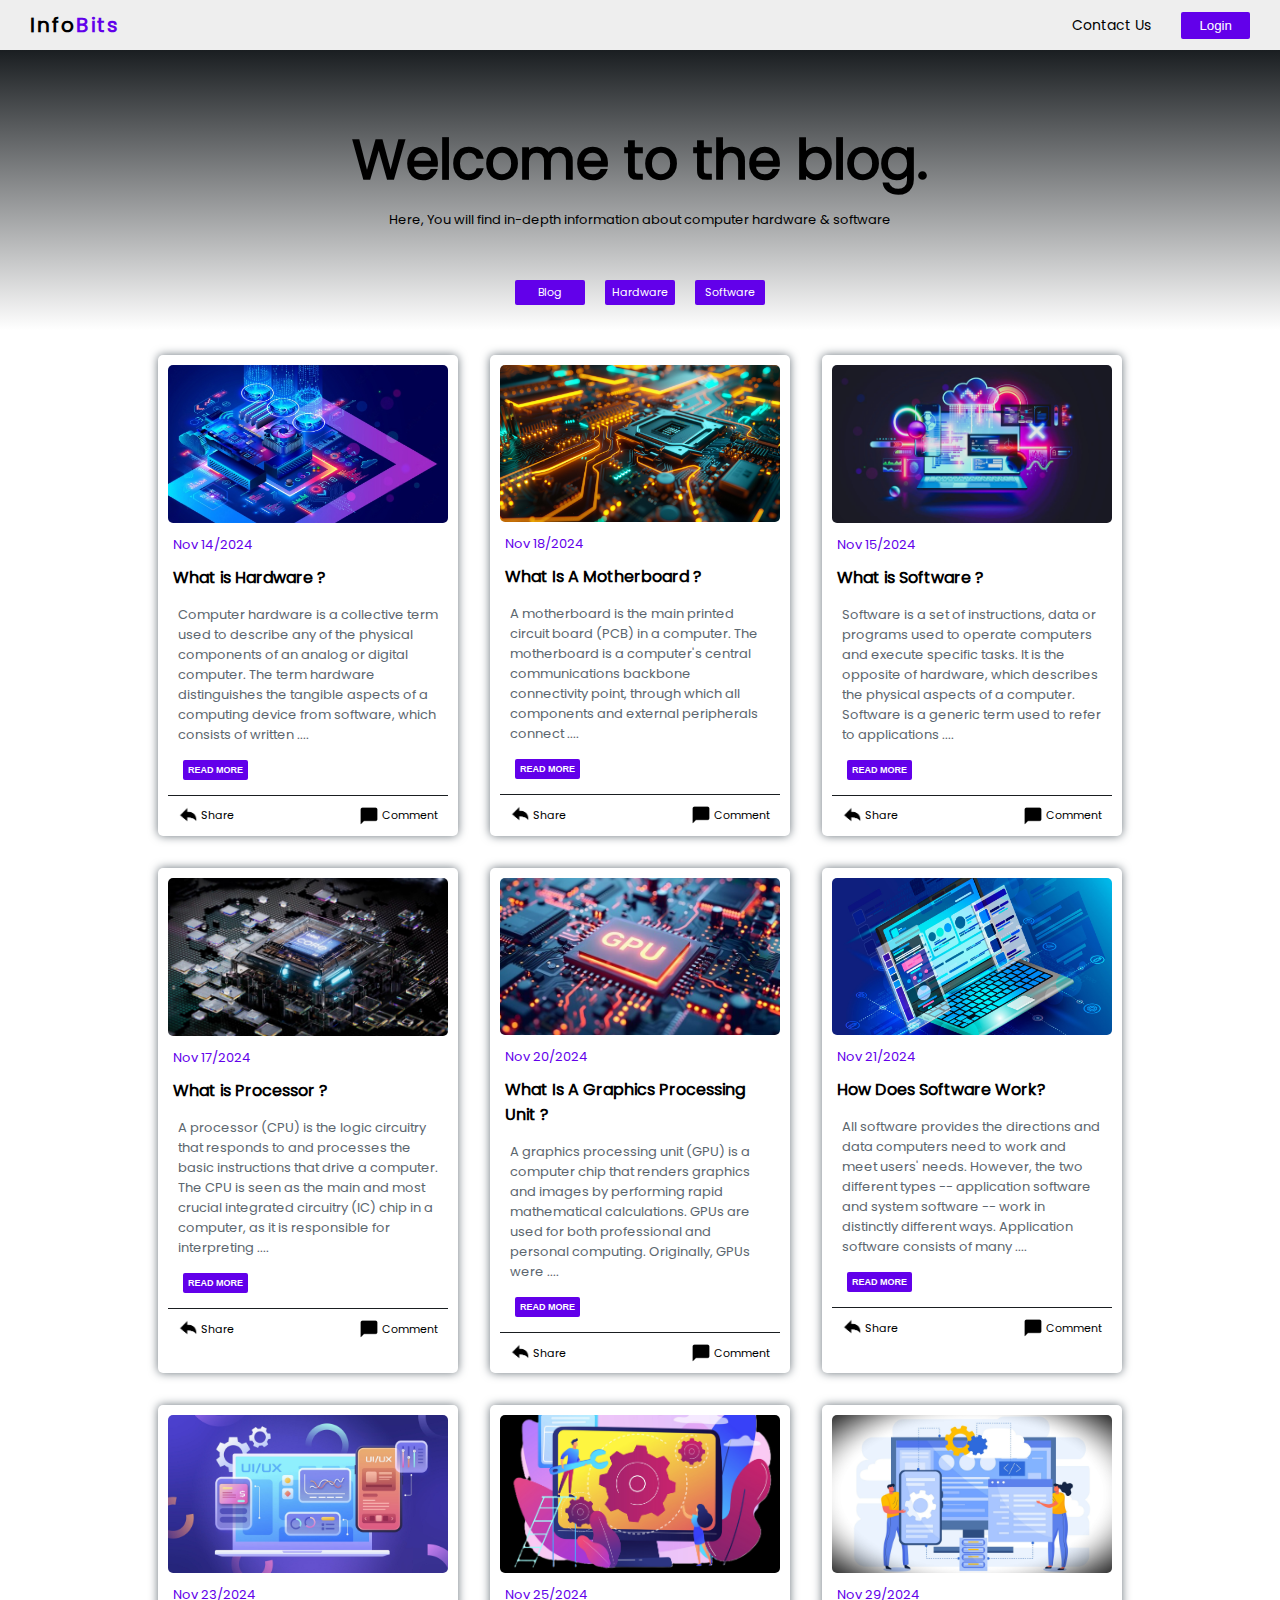
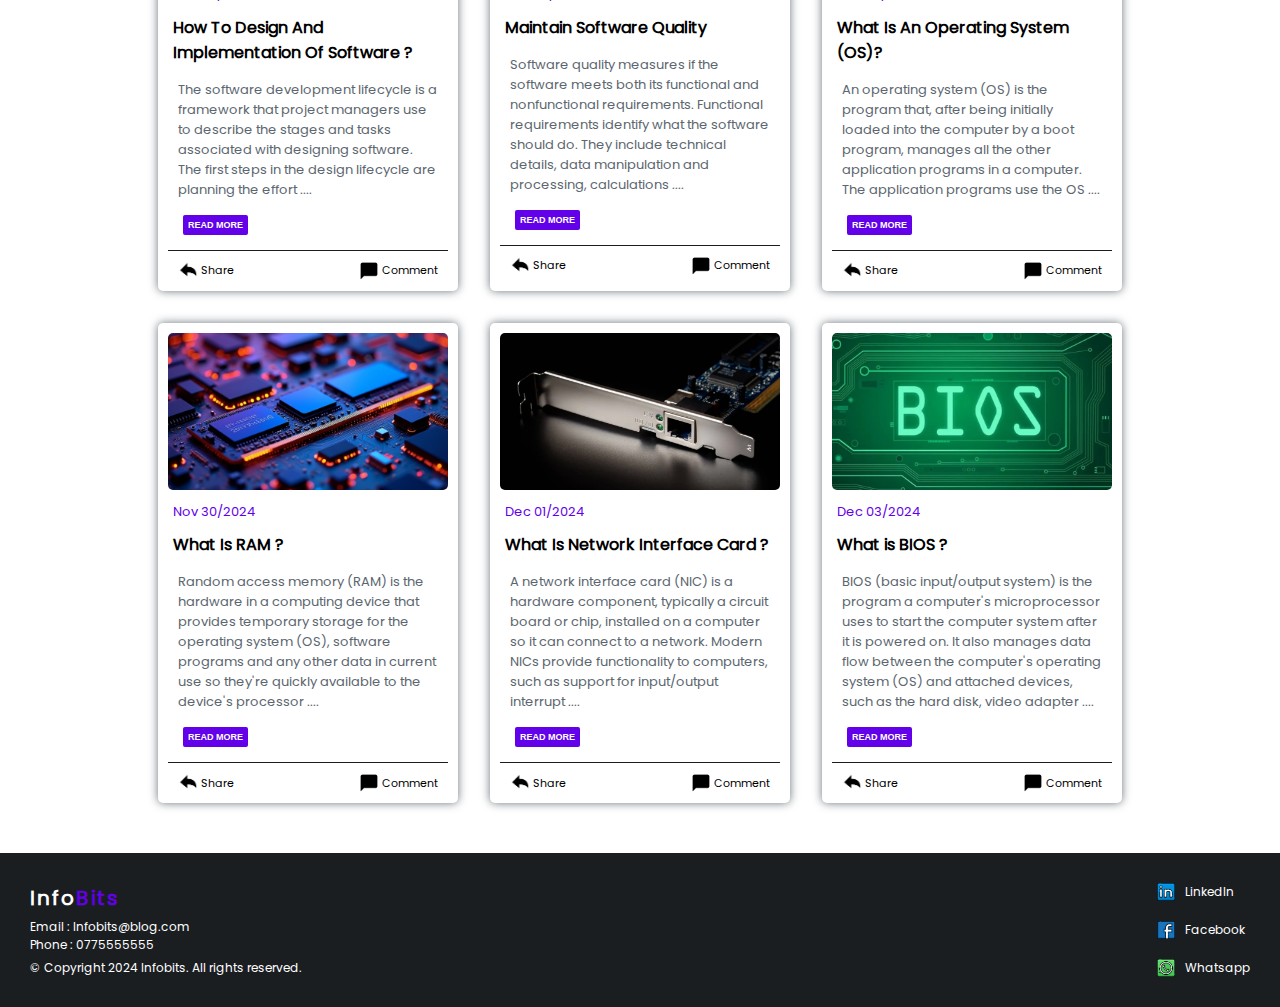
<file: index.html>
<!DOCTYPE html>
<html lang="en">

<head>
    <meta charset="UTF-8">
    <meta name="viewport" content="width=device-width, initial-scale=1.0">
    <title>Infobits</title>
    <link rel="stylesheet" href="Files/style.css">
</head>

<body>
    <!--Header-->
    <header>
        <!--Navigation Bar-->
        <nav class="nav container">
            <h1>Info<span>Bits</span></h1>
            <div class="click">
                <a href="Files/contactus.html"><p>Contact Us</p></a>
                <a href="Files/login.html"><button class="login-button">Login</button></a>
            </div>
        </nav>
    </header>

    <!--Home Message-->
    <div class="home-message">
        <h1>Welcome to the blog.</h1><br>
        <p>Here, You will find in-depth information about computer hardware & software</p>
    </div>

    <!--Post Categories-->
    <div class="post-categories">
        <button type="button" onclick="filterArticles('all')">Blog</button>
        <button type="button" onclick="filterArticles('hardware')">Hardware</button>
        <button type="button" onclick="filterArticles('software')">Software</button>
    </div>

    <!--Post Container-->
    <div class="post-container">

        <div class="post-card hardware">
            <img src="Home/Hard.jpeg" alt="Hardware.jpeg">
            <p class="post-date">Nov 14/2024</p>
            <h3 class="post-title">What is Hardware ?</h3>
            <p class="post-content">Computer hardware is a collective term used to describe any of the physical
                components of an analog
                or digital computer. The term hardware distinguishes the tangible aspects of a computing device from
                software, which consists of written ....</p>
            <a href="Articles/article_1.html"><button class="post-button">Read More</button></a>
            <div class="post-bar">
                <div class="post-share"><img src="Home/Share_2.png">
                    <p>Share</p>
                </div>
                <div class="post-comment"><img src="Home/Comment_1.png">
                    <a href="Articles/article_1.html#A1">
                        <p>Comment</p>
                    </a>
                </div>
            </div>
        </div>

        <div class="post-card hardware">
            <img src="Home/Hard_Mo.jpg" alt="Hard_Mo.jpeg">
            <p class="post-date">Nov 18/2024</p>
            <h3 class="post-title">What Is A Motherboard ?</h3>
            <p class="post-content">A motherboard is the main printed circuit board (PCB) in a computer. The motherboard
                is a computer's central communications backbone connectivity point, through which all components and
                external peripherals connect ....</p>
            <a href="Articles/article_6.html"><button class="post-button">Read More</button></a>
            <div class="post-bar">
                <div class="post-share"><img src="Home/Share_2.png">
                    <p>Share</p>
                </div>
                <div class="post-comment"><img src="Home/Comment_1.png">
                    <a href="Articles/article_6.html#A6">
                        <p>Comment</p>
                    </a>
                </div>
            </div>
        </div>

        <div class="post-card software">
            <img src="Home/Soft.jpeg" alt="Soft.jpeg">
            <p class="post-date">Nov 15/2024</p>
            <h3 class="post-title">What is Software ?</h3>
            <p class="post-content">Software is a set of instructions, data or programs used to operate computers and
                execute specific tasks.
                It is the opposite of hardware, which describes the physical aspects of a computer. Software is a
                generic term
                used to refer to applications ....</p>
            <a href="Articles/article_2.html"><button class="post-button">Read More</button></a>
            <div class="post-bar">
                <div class="post-share"><img src="Home/Share_2.png">
                    <p>Share</p>
                </div>
                <div class="post-comment"><img src="Home/Comment_1.png">
                    <a href="Articles/article_2.html#A2">
                        <p>Comment</p>
                    </a>
                </div>
            </div>
        </div>

        <div class="post-card hardware">
            <img src="Home/Processor_1.jpg" alt="Processor_2.jpeg">
            <p class="post-date">Nov 17/2024</p>
            <h3 class="post-title">What is Processor ?</h3>
            <p class="post-content">A processor (CPU) is the logic circuitry that responds to and processes the basic
                instructions that drive a computer. The CPU is seen as the main and most crucial integrated circuitry
                (IC) chip in a computer, as it
                is responsible for interpreting ....</p>
            <a href="Articles/article_7.html"><button class="post-button">Read More</button></a>
            <div class="post-bar">
                <div class="post-share"><img src="Home/Share_2.png">
                    <p>Share</p>
                </div>
                <div class="post-comment"><img src="Home/Comment_1.png">
                    <a href="Articles/article_7.html#A7">
                        <p>Comment</p>
                    </a>
                </div>
            </div>
        </div>

        <div class="post-card hardware">
            <img src="Home/Graphics_2.jpg" alt="Graphics_2.jpeg">
            <p class="post-date">Nov 20/2024</p>
            <h3 class="post-title">What Is A Graphics Processing Unit ?</h3>
            <p class="post-content">A graphics processing unit (GPU) is a computer chip that renders graphics and images
                by performing rapid
                mathematical calculations. GPUs are used for both professional and personal computing. Originally, GPUs
                were ....</p>
            <a href="Articles/article_8.html"><button class="post-button">Read More</button></a>
            <div class="post-bar">
                <div class="post-share"><img src="Home/Share_2.png">
                    <p>Share</p>
                </div>
                <div class="post-comment"><img src="Home/Comment_1.png">
                    <a href="Articles/article_8.html#A8">
                        <p>Comment</p>
                    </a>
                </div>
            </div>
        </div>

        <div class="post-card software">
            <img src="Home/Soft_3.jpg" alt="Soft_3.jpeg">
            <p class="post-date">Nov 21/2024</p>
            <h3 class="post-title">How Does Software Work?</h3>
            <p class="post-content">All software provides the directions and data computers need to work and meet users'
                needs. However, the two different types -- application software and system software -- work in
                distinctly different ways. Application software consists of many ....</p>
            <a href="Articles/article_3.html"><button class="post-button">Read More</button></a>
            <div class="post-bar">
                <div class="post-share"><img src="Home/Share_2.png">
                    <p>Share</p>
                </div>
                <div class="post-comment"><img src="Home/Comment_1.png">
                    <a href="Articles/article_3.html#A3">
                        <p>Comment</p>
                    </a>
                </div>
            </div>
        </div>

        <div class="post-card software">
            <img src="Home/Soft_D.jpg" alt="Soft_D.jpeg">
            <p class="post-date">Nov 23/2024</p>
            <h3 class="post-title">How To Design And Implementation Of Software ?</h3>
            <p class="post-content">The software development lifecycle is a framework that project managers use to
                describe the stages and tasks associated with designing software. The first steps in the design
                lifecycle are planning the effort ....</p>
            <a href="Articles/article_4.html"><button class="post-button">Read More</button></a>
            <div class="post-bar">
                <div class="post-share"><img src="Home/Share_2.png">
                    <p>Share</p>
                </div>
                <div class="post-comment"><img src="Home/Comment_1.png">
                    <a href="Articles/article_4.html#A4">
                        <p>Comment</p>
                    </a>
                </div>
            </div>
        </div>

        <div class="post-card software">
            <img src="Home/Soft_M.jpg" alt="Soft_M.jpeg">
            <p class="post-date">Nov 25/2024</p>
            <h3 class="post-title"> Maintain Software Quality </h3>
            <p class="post-content">Software quality measures if the software meets both its functional and
                nonfunctional requirements. Functional requirements identify what the software should do. They include
                technical details, data manipulation and processing, calculations .... </p>
            <a href="Articles/article_5.html"><button class="post-button">Read More</button></a>
            <div class="post-bar">
                <div class="post-share"><img src="Home/Share_2.png">
                    <p>Share</p>
                </div>
                <div class="post-comment"><img src="Home/Comment_1.png">
                    <a href="Articles/article_5.html#A5">
                        <p>Comment</p>
                    </a>
                </div>
            </div>
        </div>

        <div class="post-card software">
            <img src="Home/Opsys_1.jpg" alt="Opsys_1.jpeg">
            <p class="post-date">Nov 29/2024</p>
            <h3 class="post-title">What Is An Operating System (OS)?</h3>
            <p class="post-content">An operating system (OS) is the program that, after being initially loaded into the
                computer by a boot
                program, manages all the other application programs in a computer. The application programs use the OS
                ....</p>
            <a href="Articles/article_9.html"><button class="post-button">Read More</button></a>
            <div class="post-bar">
                <div class="post-share"><img src="Home/Share_2.png">
                    <p>Share</p>
                </div>
                <div class="post-comment"><img src="Home/Comment_1.png">
                    <a href="Articles/article_9.html#A9">
                        <p>Comment</p>
                    </a>
                </div>
            </div>
        </div>

        <div class="post-card hardware">
            <img src="Home/Ram_2.jpg" alt="Ram_2.jpeg">
            <p class="post-date">Nov 30/2024</p>
            <h3 class="post-title">What Is RAM ?</h3>
            <p class="post-content">Random access memory (RAM) is the hardware in a computing device that provides
                temporary storage for the
                operating system (OS), software programs and any other data in current use so they're quickly available
                to the device's processor ....</p>
            <a href="Articles/article_10.html"><button class="post-button">Read More</button></a>
            <div class="post-bar">
                <div class="post-share"><img src="Home/Share_2.png">
                    <p>Share</p>
                </div>
                <div class="post-comment"><img src="Home/Comment_1.png">
                    <a href="Articles/article_10.html#A10">
                        <p>Comment</p>
                    </a>
                </div>
            </div>
        </div>

        <div class="post-card hardware">
            <img src="Home/Nic_1.webp" alt="Nic_1.jpeg">
            <p class="post-date">Dec 01/2024</p>
            <h3 class="post-title">What Is Network Interface Card ?</h3>
            <p class="post-content">A network interface card (NIC) is a hardware component, typically a circuit board or
                chip, installed on a
                computer so it can connect to a network. Modern NICs provide functionality to computers, such as support
                for input/output interrupt ....</p>
            <a href="Articles/article_11.html"><button class="post-button">Read More</button></a>
            <div class="post-bar">
                <div class="post-share"><img src="Home/Share_2.png">
                    <p>Share</p>
                </div>
                <div class="post-comment"><img src="Home/Comment_1.png">
                    <a href="Articles/article_11.html#A11">
                        <p>Comment</p>
                    </a>
                </div>
            </div>
        </div>

        <div class="post-card software">
            <img src="Home/Bios_2.jpg" alt="Bios_2.jpeg">
            <p class="post-date">Dec 03/2024</p>
            <h3 class="post-title">What is BIOS ?</h3>
            <p class="post-content">BIOS (basic input/output system) is the program a computer's microprocessor uses to
                start the computer
                system after it is powered on. It also manages data flow between the computer's operating system (OS)
                and attached devices, such as the hard disk, video adapter ....</p>
            <a href="Articles/article_12.html"><button class="post-button">Read More</button></a>
            <div class="post-bar">
                <div class="post-share"><img src="Home/Share_2.png">
                    <p>Share</p>
                </div>
                <div class="post-comment"><img src="Home/Comment_1.png">
                    <a href="Articles/article_12.html#A12">
                        <p>Comment</p>
                    </a>
                </div>
            </div>
        </div>
    </div>

    <!--Footer-->
    <footer>
        <div class="footer-content">
            <div class="footer-text">
                <h1>Info<span>Bits</span></h1>
                <p>Email : Infobits@blog.com<br>
                    Phone : 0775555555</p>
                <p class="copy">© Copyright 2024 Infobits. All rights reserved.</p>
            </div>
            <div class="footer-social">
                <div><img src="Social/LinkedIn_2.png">
                    <p>LinkedIn</p>
                </div>
                <div><img src="Social/Facebook_2.png">
                    <p>Facebook</p>
                </div>
                <div><img src="Social/Whatsapp_2.png">
                    <p>Whatsapp</p>
                </div>
            </div>
        </div>
    </footer>

    <script src="Files/script.js"></script>

</body>

</html>
</file>
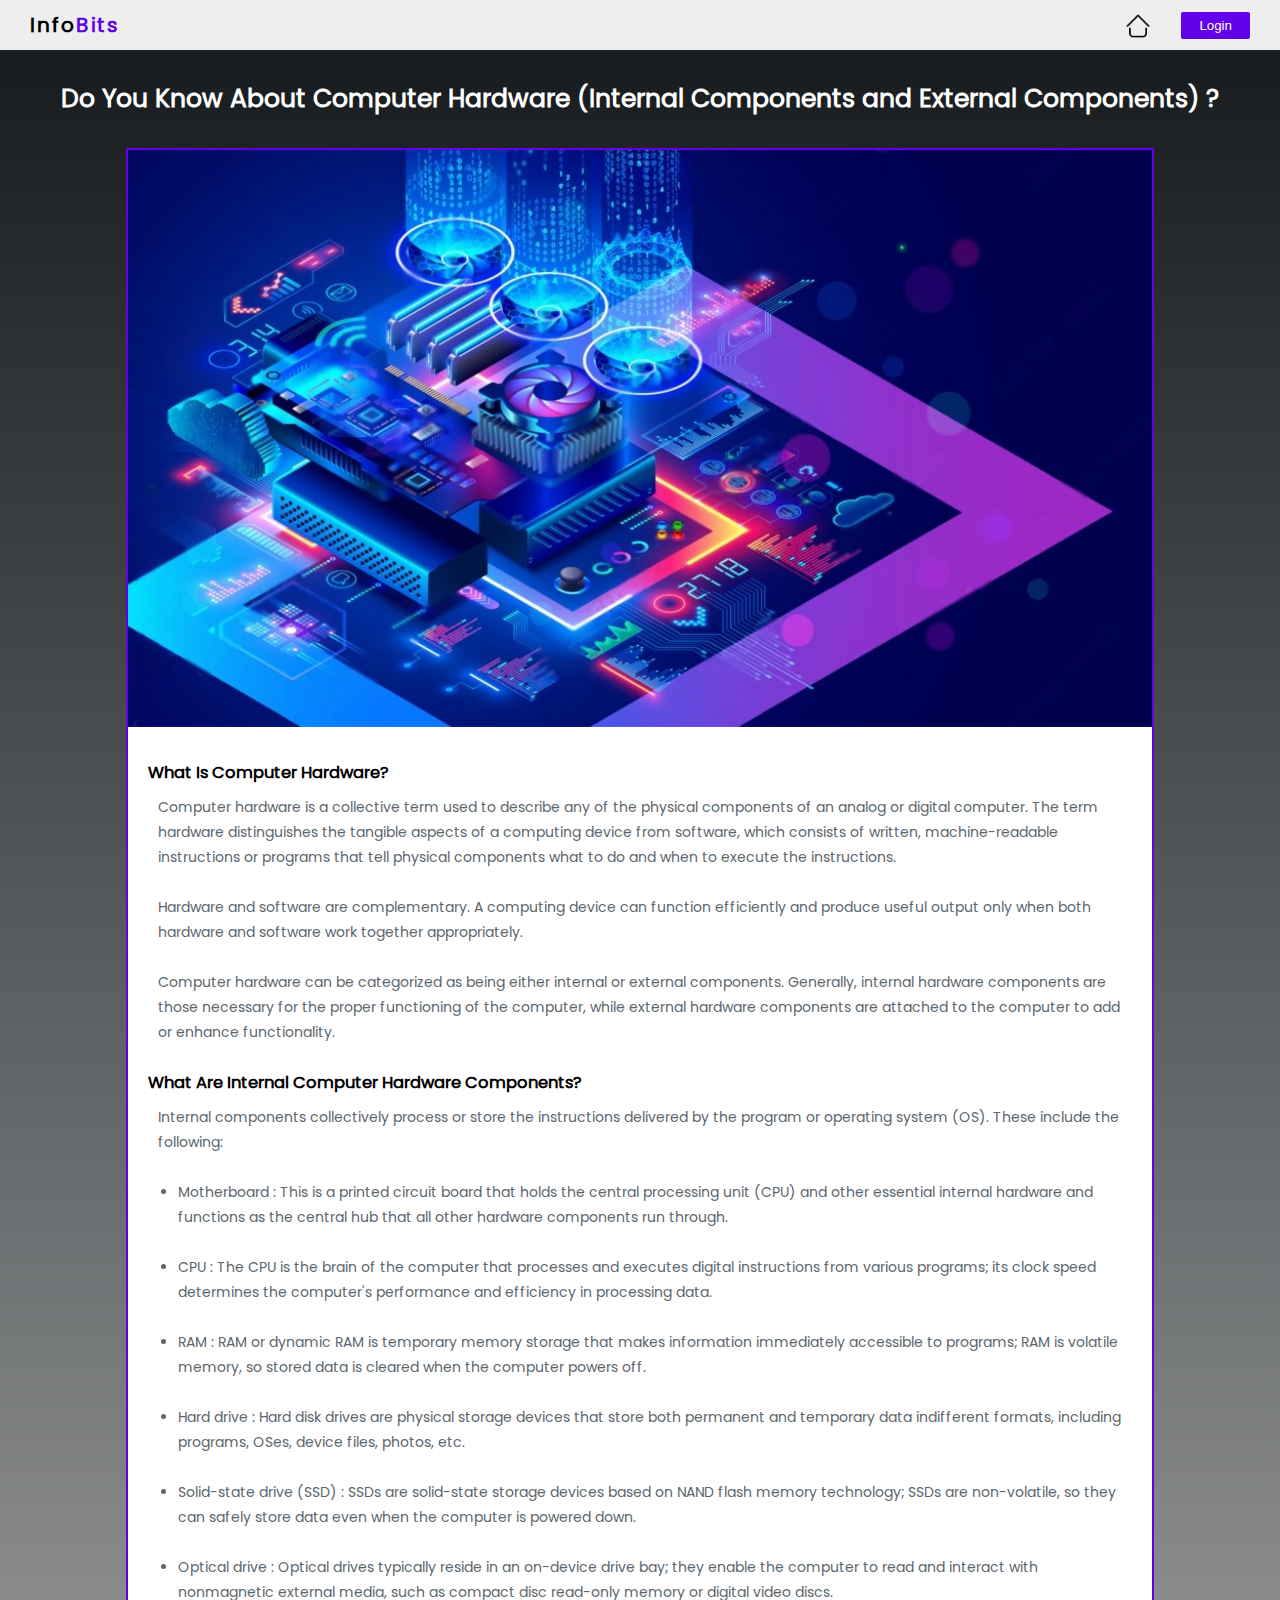
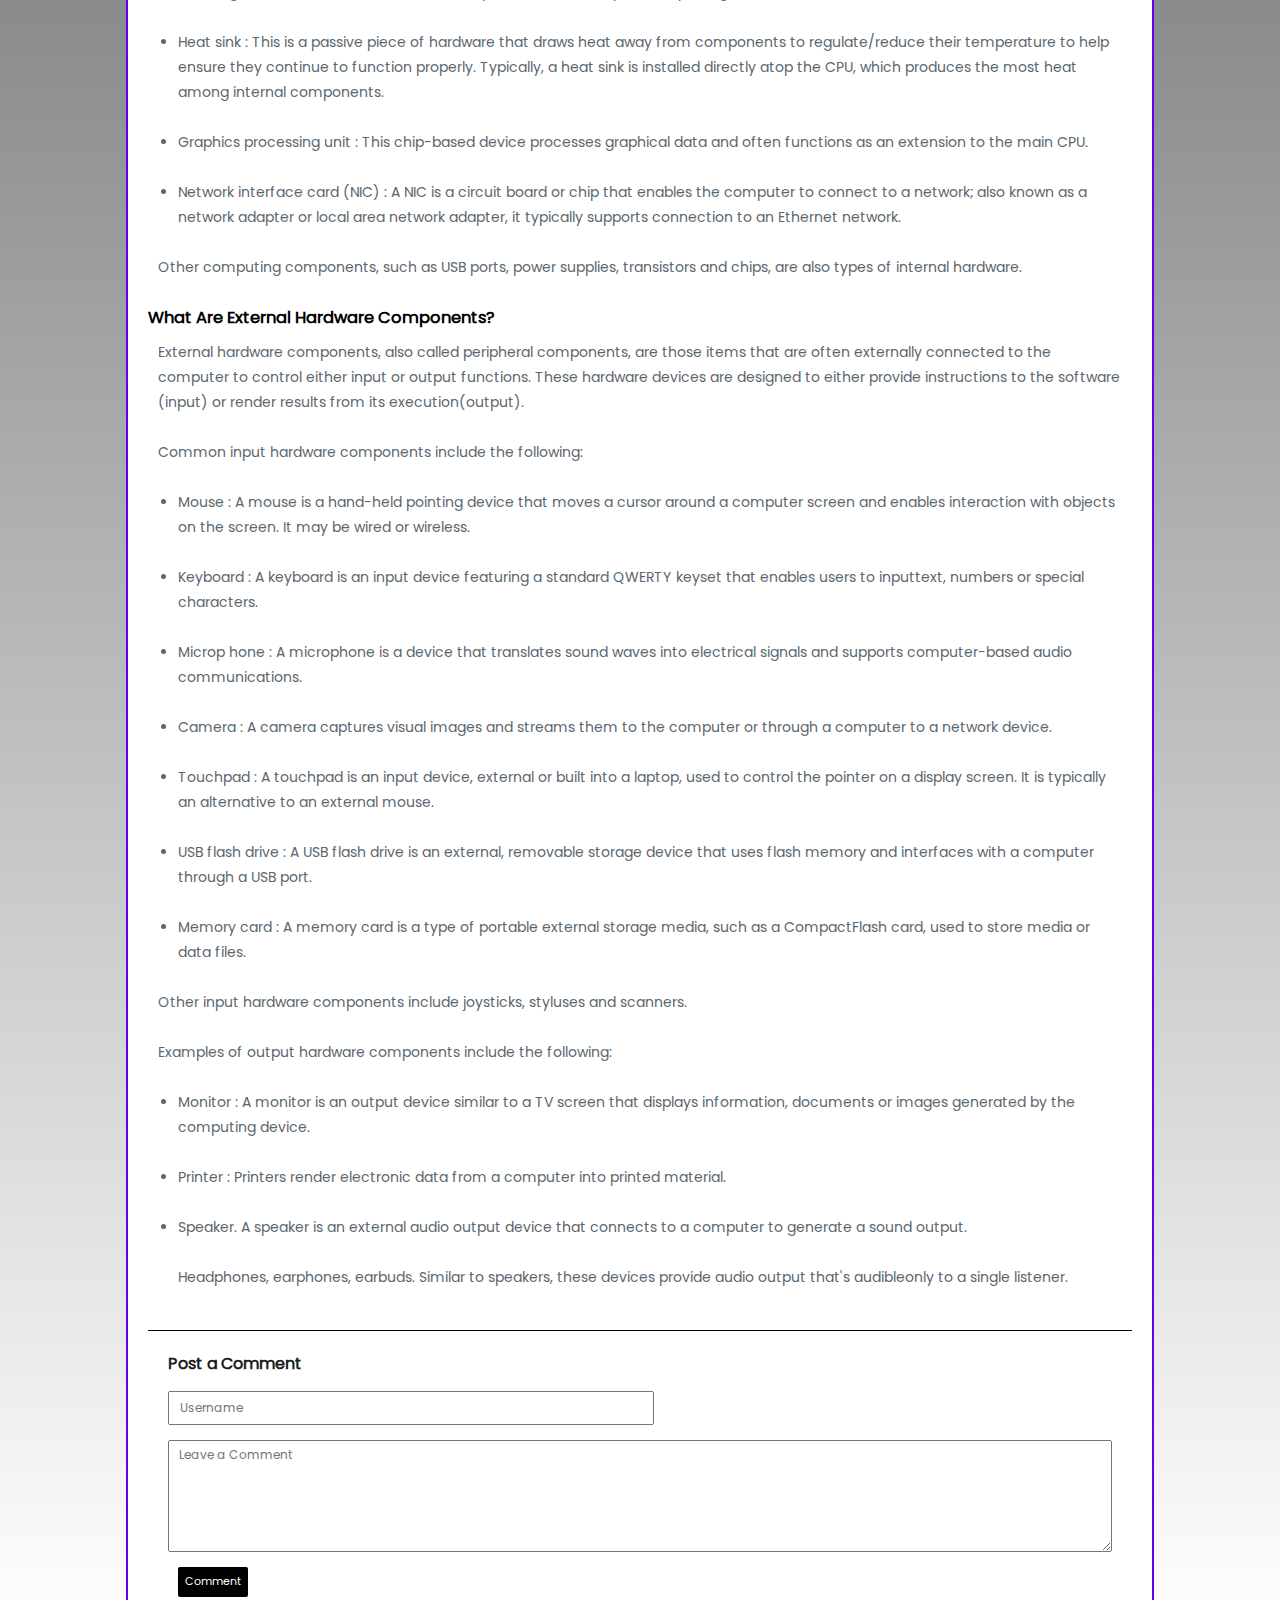
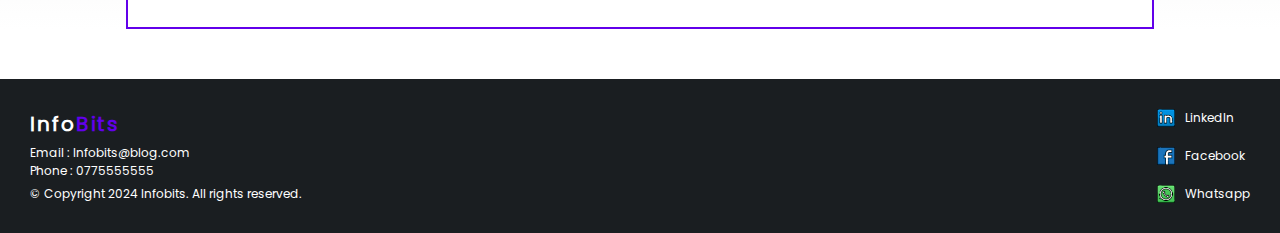
<file: Articles/article_1.html>
<!DOCTYPE html>
<html lang="en">

<head>
    <meta charset="UTF-8">
    <meta name="viewport" content="width=device-width, initial-scale=1.0">
    <title>Document</title>
    <link rel="stylesheet" href="../Files/style.css">
</head>

<body>

    <!--Header-->
    <header>
        <!--Navigation Bar-->
        <nav class="nav container">
            <h1>Info<span>Bits</span></h1>
            <div class="click">
                <a href="../index.html"><img src="../Home/Home_Icon_2.png"></a>
                <a href="../Files/login.html"><button class="login-button">Login</button></a>
            </div>
        </nav>
    </header>

    <!--Article-->
    <div class="article-container">
        <div class="article-header">
            <p class="article-title">Do You Know About Computer Hardware (Internal Components and External
                Components) ?</p>
        </div>
        <div class="article-content">
            <img src="../Home/Hard.jpeg" alt="Hard.jpeg"><br><br>

            <h3>What Is Computer Hardware?</h3><br>

            <p>Computer hardware is a collective term used to describe any of the physical components of an
                analog
                or digital computer. The term hardware distinguishes the tangible aspects of a computing device
                from
                software, which consists of written, machine-readable instructions or programs that tell
                physical
                components what to do and when to execute the instructions.</p><br>

            <p>Hardware and software are complementary. A computing device can function efficiently and produce
                useful output only when both hardware and software work together appropriately.</p><br>

            <p>Computer hardware can be categorized as being either internal or external components. Generally,
                internal hardware components are those necessary for the proper functioning of the computer,
                while
                external hardware components are attached to the computer to add or enhance functionality.</p>
            <br>

            <h3>What Are Internal Computer Hardware Components?</h3><br>

            <p>Internal components collectively process or store the instructions delivered by the program or
                operating system (OS). These include the following:</p><br>

            <ul>
                <li>Motherboard : This is a printed circuit board that holds the central processing unit (CPU)
                    and
                    other essential internal hardware and functions as the central hub that all other hardware
                    components run through.</li><br>

                <li>CPU : The CPU is the brain of the computer that processes and executes digital instructions
                    from
                    various programs; its clock speed determines the computer's performance and efficiency in
                    processing data.</li><br>

                <li>RAM : RAM or dynamic RAM is temporary memory storage that makes information immediately
                    accessible to programs; RAM is volatile memory, so stored data is cleared when the computer
                    powers off.</li><br>

                <li>Hard drive : Hard disk drives are physical storage devices that store both permanent and
                    temporary data indifferent formats, including programs, OSes, device files, photos, etc.
                </li>
                <br>

                <li>Solid-state drive (SSD) : SSDs are solid-state storage devices based on NAND flash memory
                    technology; SSDs are non-volatile, so they can safely store data even when the computer is
                    powered down.</li><br>


                <li>Optical drive : Optical drives typically reside in an on-device drive bay; they enable the
                    computer to read and interact with nonmagnetic external media, such as compact disc
                    read-only
                    memory or digital video discs.</li><br>

                <li>Heat sink : This is a passive piece of hardware that draws heat away from components to
                    regulate/reduce their temperature to help ensure they continue to function properly.
                    Typically,
                    a heat sink is installed directly atop the CPU, which produces the most heat among internal
                    components.</li><br>

                <li>Graphics processing unit : This chip-based device processes graphical data and often
                    functions
                    as an extension to the main CPU.</li><br>

                <li>Network interface card (NIC) : A NIC is a circuit board or chip that enables the computer to
                    connect to a network; also known as a network adapter or local area network adapter, it
                    typically supports connection to an Ethernet network.</li><br>
            </ul>

            <p>Other computing components, such as USB ports, power supplies, transistors and chips, are also
                types
                of internal hardware.</p><br>

            <h3>What Are External Hardware Components?</h3><br>

            <p>External hardware components, also called peripheral components, are those items that are often
                externally connected to the computer to control either input or output functions. These hardware
                devices are designed to either provide instructions to the software (input) or render results
                from
                its execution(output).</p><br>

            <p>Common input hardware components include the following:</p><br>

            <ul>
                <li>Mouse : A mouse is a hand-held pointing device that moves a cursor around a computer screen
                    and
                    enables interaction with objects on the screen. It may be wired or wireless.</li><br>

                <li>Keyboard : A keyboard is an input device featuring a standard QWERTY keyset that enables
                    users
                    to inputtext, numbers or special characters.</li><br>

                <li>Microp hone : A microphone is a device that translates sound waves into electrical signals
                    and supports computer-based audio communications.</li><br>

                <li>Camera : A camera captures visual images and streams them to the computer or through a
                    computer to a network device.</li><br>

                <li>Touchpad : A touchpad is an input device, external or built into a laptop, used to control
                    the pointer on a display screen. It is typically an alternative to an external mouse.</li>
                <br>

                <li>USB flash drive : A USB flash drive is an external, removable storage device that uses flash
                    memory and interfaces with a computer through a USB port.</li><br>

                <li> Memory card : A memory card is a type of portable external storage media, such as a
                    CompactFlash card, used to store media or data files.</li><br>
            </ul>

            <p>Other input hardware components include joysticks, styluses and scanners.
            </p><br>

            <p>Examples of output hardware components include the following:</p><br>

            <ul>
                <li>Monitor : A monitor is an output device similar to a TV screen that displays information,
                    documents or images generated by the computing device.</li><br>

                <li>Printer : Printers render electronic data from a computer into printed material.</li><br>

                <li>Speaker. A speaker is an external audio output device that connects to a computer to
                    generate a
                    sound output.</li><br>

                Headphones, earphones, earbuds. Similar to speakers, these devices provide audio output that's
                audibleonly to a single listener.
            </ul>
            <div class="article-comment" id="A1">
                <p>Post a Comment</p>
                <input type="text" placeholder="Username">
                <textarea placeholder="Leave a Comment"></textarea>
                <button>Comment</button>
            </div>
        </div>
    </div>

    <!--Footer-->
    <footer>
        <div class="footer-content">
            <div class="footer-text">
                <h1>Info<span>Bits</span></h1>
                <p>Email : Infobits@blog.com<br>
                    Phone : 0775555555</p>
                <p class="copy">© Copyright 2024 Infobits. All rights reserved.</p>
            </div>
            <div class="footer-social">
                <div><img src="../Social/LinkedIn_2.png">
                    <p>LinkedIn</p>
                </div>
                <div><img src="../Social/Facebook_2.png">
                    <p>Facebook</p>
                </div>
                <div><img src="../Social/Whatsapp_2.png">
                    <p>Whatsapp</p>
                </div>
            </div>
        </div>
    </footer>

</body>

</html>
</file>
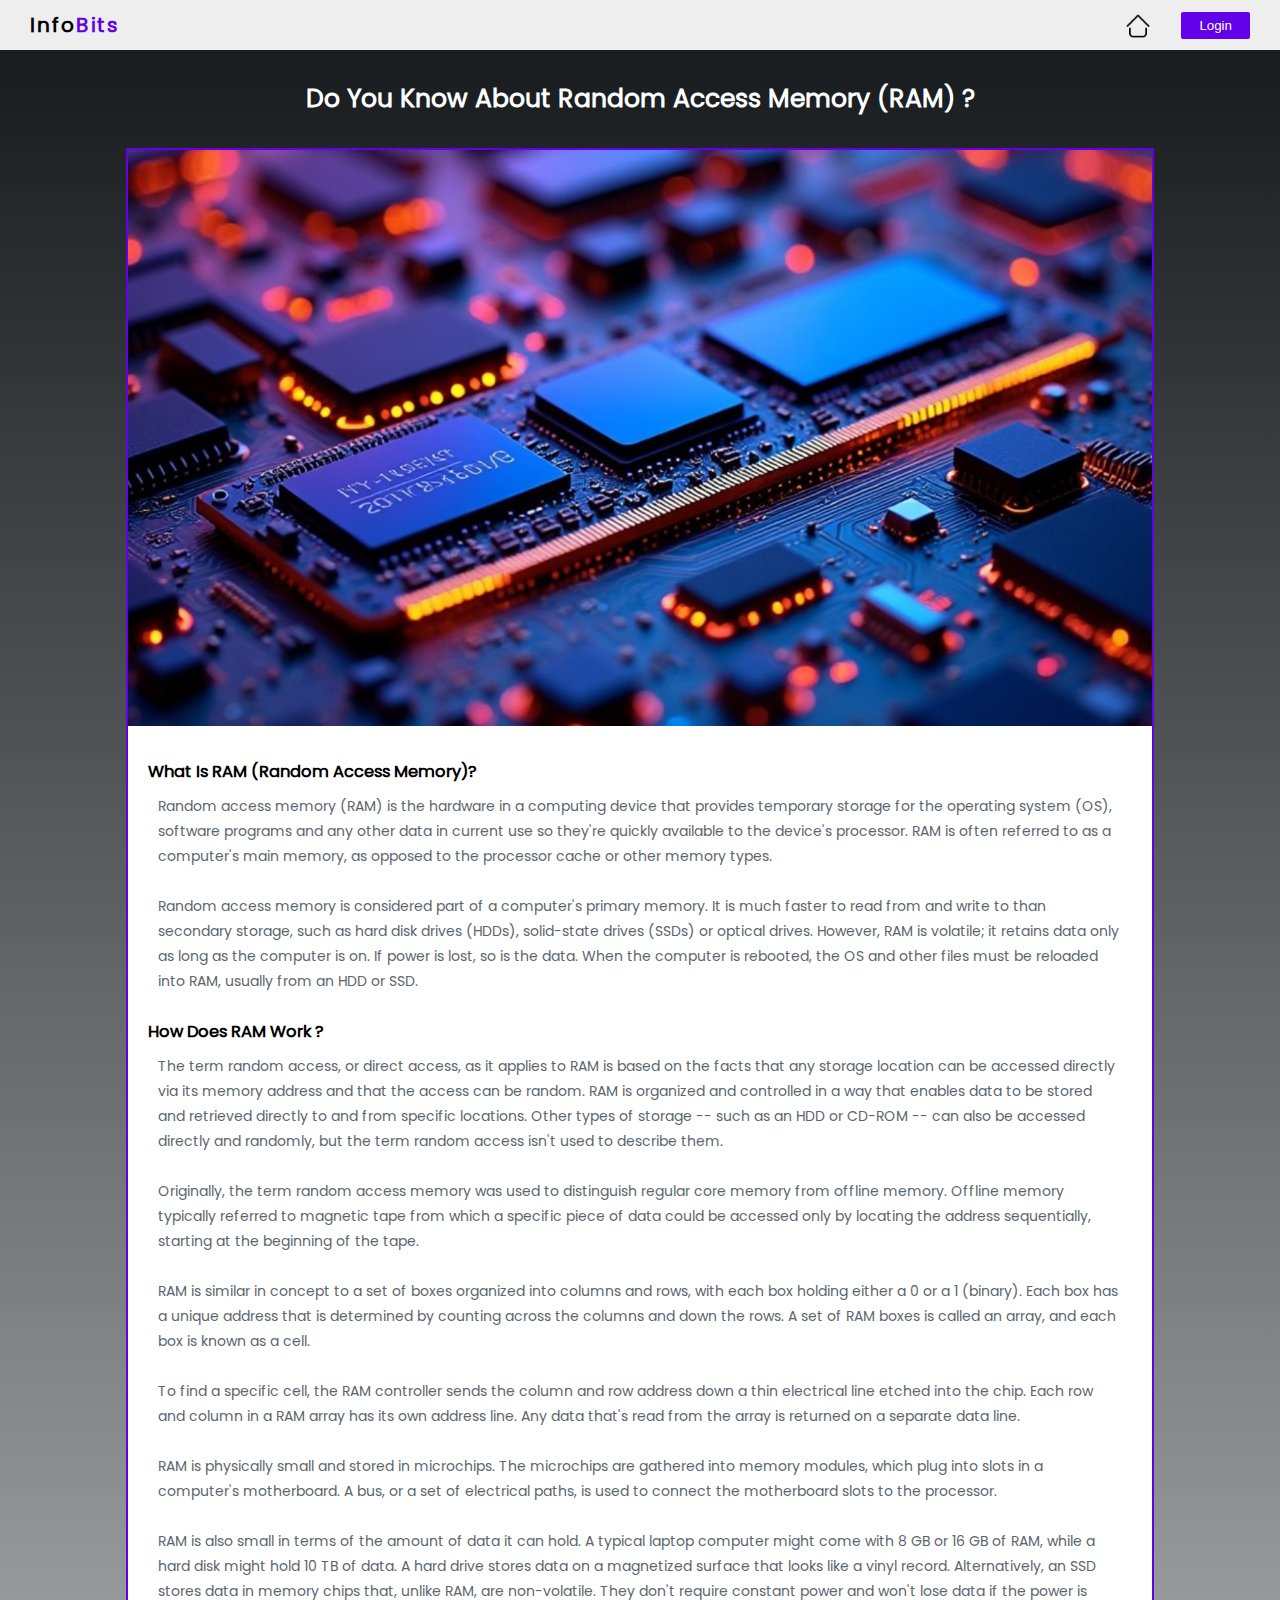
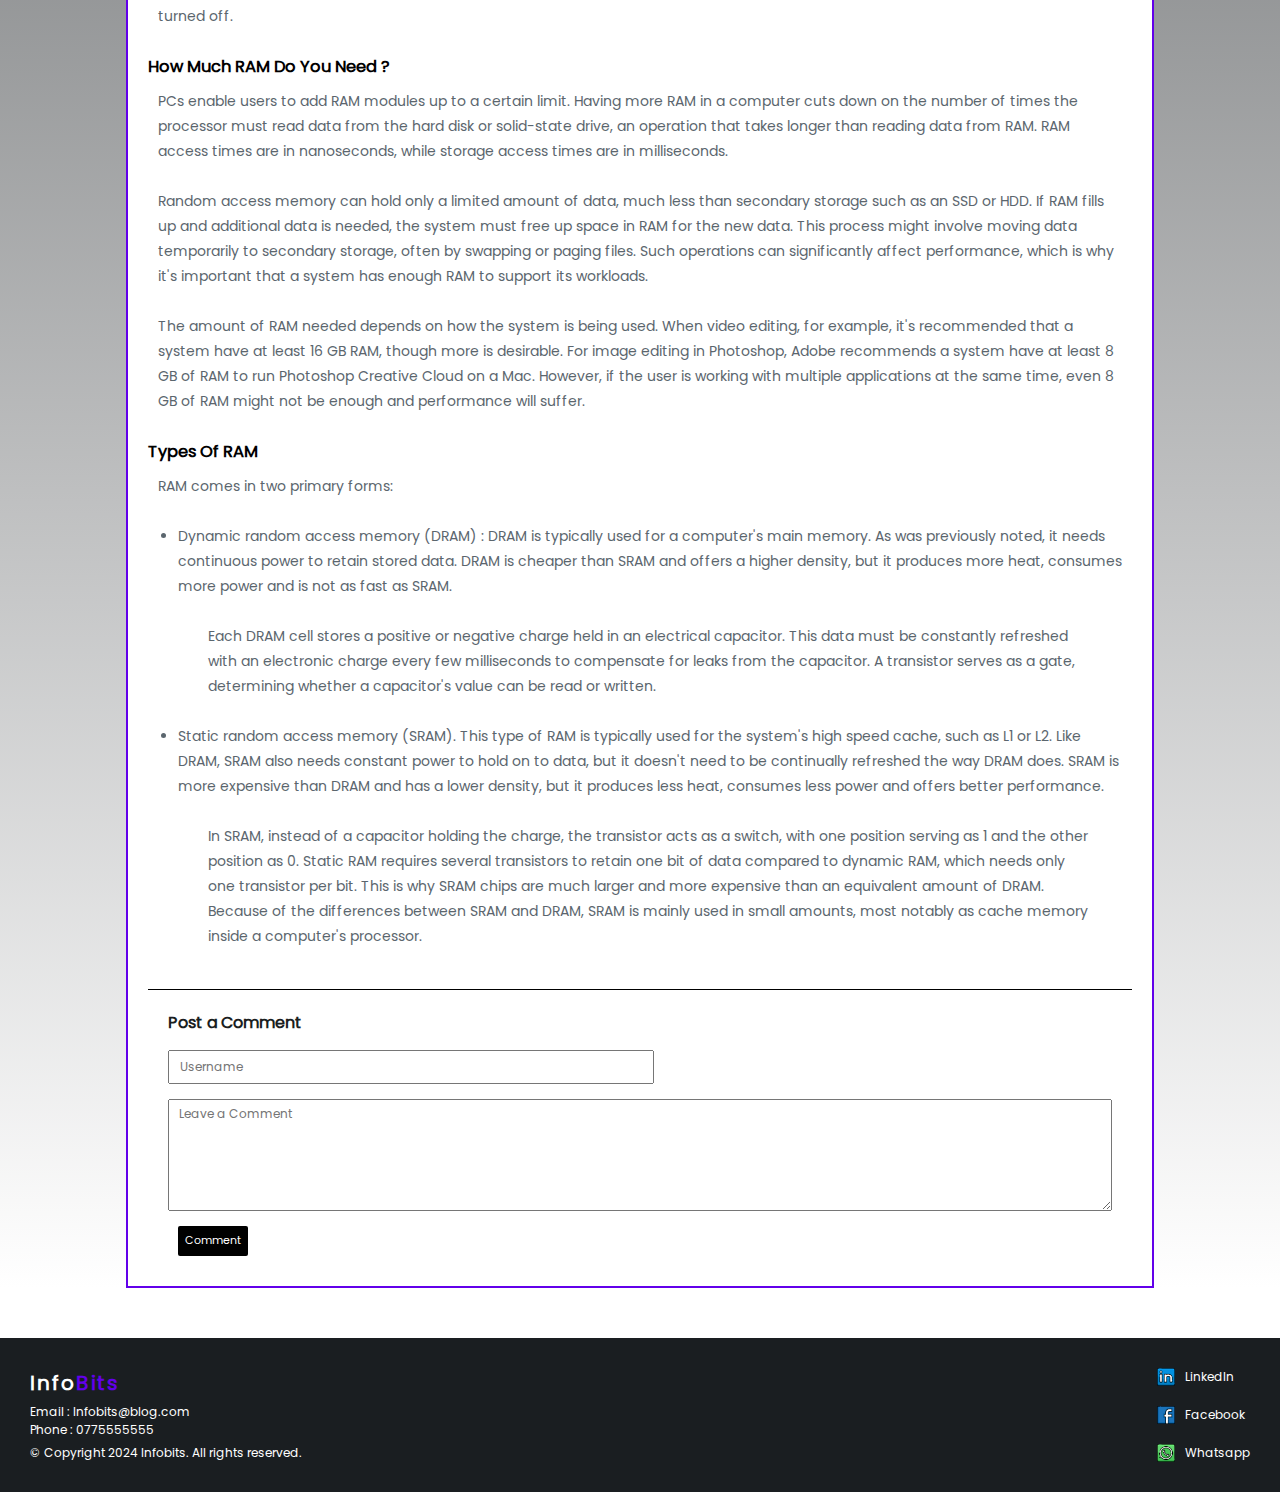
<file: Articles/article_10.html>
<!DOCTYPE html>
<html lang="en">

<head>
    <meta charset="UTF-8">
    <meta name="viewport" content="width=device-width, initial-scale=1.0">
    <title>Document</title>
    <link rel="stylesheet" href="../Files/style.css">
</head>

<body>

    <!--Header-->
    <header>
        <!--Navigation Bar-->
        <nav class="nav container">
            <h1>Info<span>Bits</span></h1>
            <div class="click">
                <a href="../index.html"><img src="../Home/Home_Icon_2.png"></a>
                <a href="../Files/login.html"><button class="login-button">Login</button></a>
            </div>
        </nav>
    </header>

    <!--Article-->
    <div class="article-container">
        <div class="article-header">
            <p class="article-title">Do You Know About Random Access Memory (RAM) ?</p>
        </div>
        <div class="article-content">
            <img src="../Home/Ram_2.jpg" alt="Ram_2.jpeg"><br><br>

            <h3>What Is RAM (Random Access Memory)?</h3><br>

            <p>Random access memory (RAM) is the hardware in a computing device that provides temporary storage for the
                operating system (OS), software programs and any other data in current use so they're quickly available
                to
                the device's processor. RAM is often referred to as a computer's main memory, as opposed to the
                processor
                cache or other memory types.</p><br>

            <p>Random access memory is considered part of a computer's primary memory. It is much faster to read from
                and
                write to than secondary storage, such as hard disk drives (HDDs), solid-state drives (SSDs) or optical
                drives. However, RAM is volatile; it retains data only as long as the computer is on. If power is lost,
                so
                is the data. When the computer is rebooted, the OS and other files must be reloaded into RAM, usually
                from
                an HDD or SSD.</p><br>

            <h3>How Does RAM Work ?</h3><br>

            <p>The term random access, or direct access, as it applies to RAM is based on the facts that any storage
                location can be accessed directly via its memory address and that the access can be random. RAM is
                organized
                and controlled in a way that enables data to be stored and retrieved directly to and from specific
                locations. Other types of storage -- such as an HDD or CD-ROM -- can also be accessed directly and
                randomly,
                but the term random access isn't used to describe them.</p><br>

            <p>Originally, the term random access memory was used to distinguish regular core memory from offline
                memory.
                Offline memory typically referred to magnetic tape from which a specific piece of data could be accessed
                only by locating the address sequentially, starting at the beginning of the tape.</p><br>

            <p>RAM is similar in concept to a set of boxes organized into columns and rows, with each box holding either
                a
                0 or a 1 (binary). Each box has a unique address that is determined by counting across the columns and
                down
                the rows. A set of RAM boxes is called an array, and each box is known as a cell.</p><br>

            <p>To find a specific cell, the RAM controller sends the column and row address down a thin electrical line
                etched into the chip. Each row and column in a RAM array has its own address line. Any data that's read
                from
                the array is returned on a separate data line.</p><br>

            <p>RAM is physically small and stored in microchips. The microchips are gathered into memory modules, which
                plug into slots in a computer's motherboard. A bus, or a set of electrical paths, is used to connect the
                motherboard slots to the processor.</p><br>

            <p>RAM is also small in terms of the amount of data it can hold. A typical laptop computer might come with 8
                GB
                or 16 GB of RAM, while a hard disk might hold 10 TB of data. A hard drive stores data on a magnetized
                surface that looks like a vinyl record. Alternatively, an SSD stores data in memory chips that, unlike
                RAM,
                are non-volatile. They don't require constant power and won't lose data if the power is turned off.</p>
            <br>

            <h3>How Much RAM Do You Need ?</h3><br>

            <p>PCs enable users to add RAM modules up to a certain limit. Having more RAM in a computer cuts down on
                the number of times the processor must read data from the hard disk or solid-state drive, an operation
                that
                takes longer than reading data from RAM. RAM access times are in nanoseconds, while storage access times
                are
                in milliseconds.</p><br>

            <p>Random access memory can hold only a limited amount of data, much less than secondary storage such as an
                SSD
                or HDD. If RAM fills up and additional data is needed, the system must free up space in RAM for the new
                data. This process might involve moving data temporarily to secondary storage, often by swapping or
                paging
                files. Such operations can significantly affect performance, which is why it's important that a system
                has
                enough RAM to support its workloads.</p><br>

            <p>The amount of RAM needed depends on how the system is being used. When video editing, for example, it's
                recommended that a system have at least 16 GB RAM, though more is desirable. For image editing in
                Photoshop,
                Adobe recommends a system have at least 8 GB of RAM to run Photoshop Creative Cloud on a Mac. However,
                if
                the user is working with multiple applications at the same time, even 8 GB of RAM might not be enough
                and
                performance will suffer.</p><br>

            <h3>Types Of RAM</h3><br>

            <p>RAM comes in two primary forms:</p><br>

            <ul>
                <li>Dynamic random access memory (DRAM) : DRAM is typically used for a computer's main memory. As was
                    previously
                    noted, it needs continuous power to retain stored data. DRAM is cheaper than SRAM and offers a
                    higher
                    density, but it produces more heat, consumes more power and is not as fast as SRAM.</li><br>

                <p>Each DRAM cell stores a positive or negative charge held in an electrical capacitor. This data must
                    be
                    constantly refreshed with an electronic charge every few milliseconds to compensate for leaks from
                    the
                    capacitor. A transistor serves as a gate, determining whether a capacitor's value can be read or
                    written.</p><br>

                <li>Static random access memory (SRAM). This type of RAM is typically used for the system's high speed
                    cache,
                    such as L1 or L2. Like DRAM, SRAM also needs constant power to hold on to data, but it doesn't need
                    to be
                    continually refreshed the way DRAM does. SRAM is more expensive than DRAM and has a lower density,
                    but it
                    produces less heat, consumes less power and offers better performance.</li><br>

                <p>In SRAM, instead of a capacitor holding the charge, the transistor acts as a switch, with one
                    position
                    serving as 1 and the other position as 0. Static RAM requires several transistors to retain one bit
                    of data
                    compared to dynamic RAM, which needs only one transistor per bit. This is why SRAM chips are much
                    larger and
                    more expensive than an equivalent amount of DRAM.
                    Because of the differences between SRAM and DRAM, SRAM is mainly used in small amounts, most notably
                    as
                    cache memory inside a computer's processor.</p>
            </ul>
            <div class="article-comment" id="A10">
                <p>Post a Comment</p>
                <input type="text" placeholder="Username">
                <textarea placeholder="Leave a Comment"></textarea>
                <button>Comment</button>
            </div>
        </div>
    </div>

    <!--Footer-->
    <footer>
        <div class="footer-content">
            <div class="footer-text">
                <h1>Info<span>Bits</span></h1>
                <p>Email : Infobits@blog.com<br>
                    Phone : 0775555555</p>
                <p class="copy">© Copyright 2024 Infobits. All rights reserved.</p>
            </div>
            <div class="footer-social">
                <div><img src="../Social/LinkedIn_2.png">
                    <p>LinkedIn</p>
                </div>
                <div><img src="../Social/Facebook_2.png">
                    <p>Facebook</p>
                </div>
                <div><img src="../Social/Whatsapp_2.png">
                    <p>Whatsapp</p>
                </div>
            </div>
        </div>
    </footer>

</body>

</html>
</file>
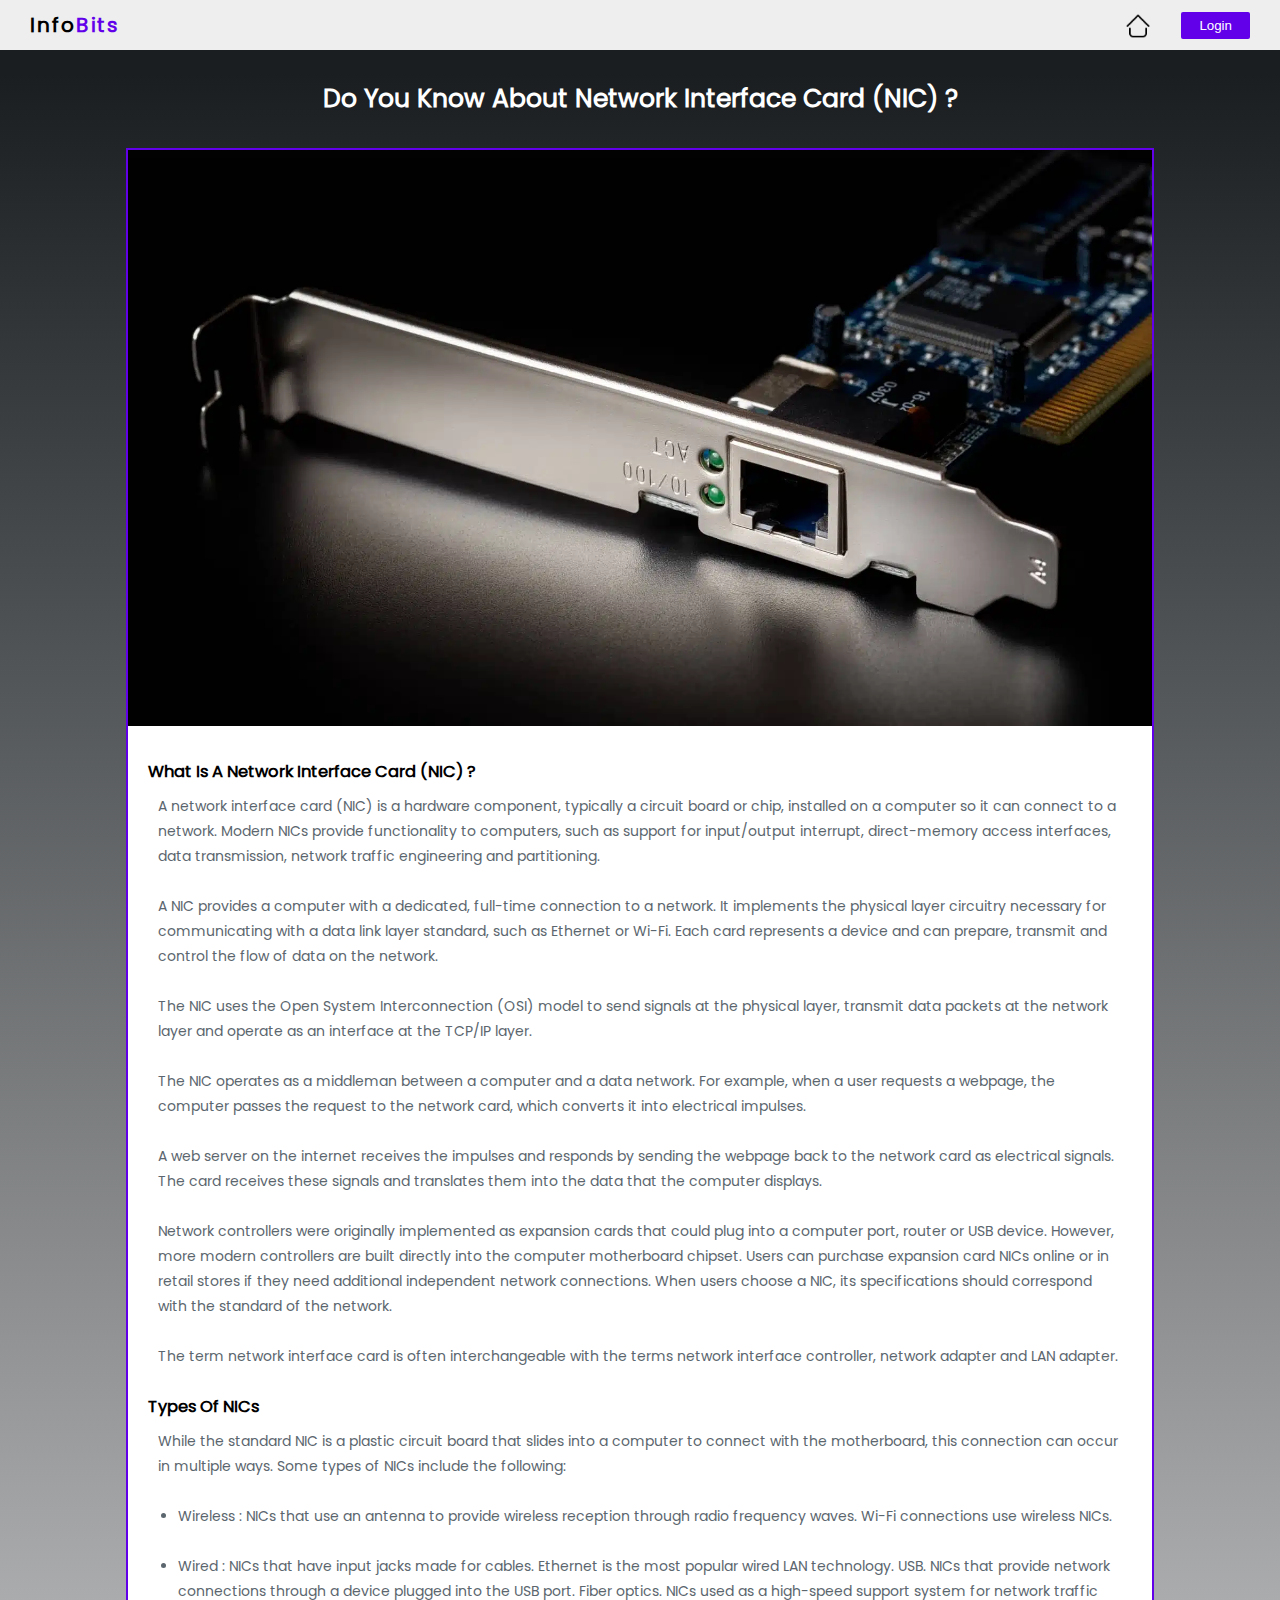
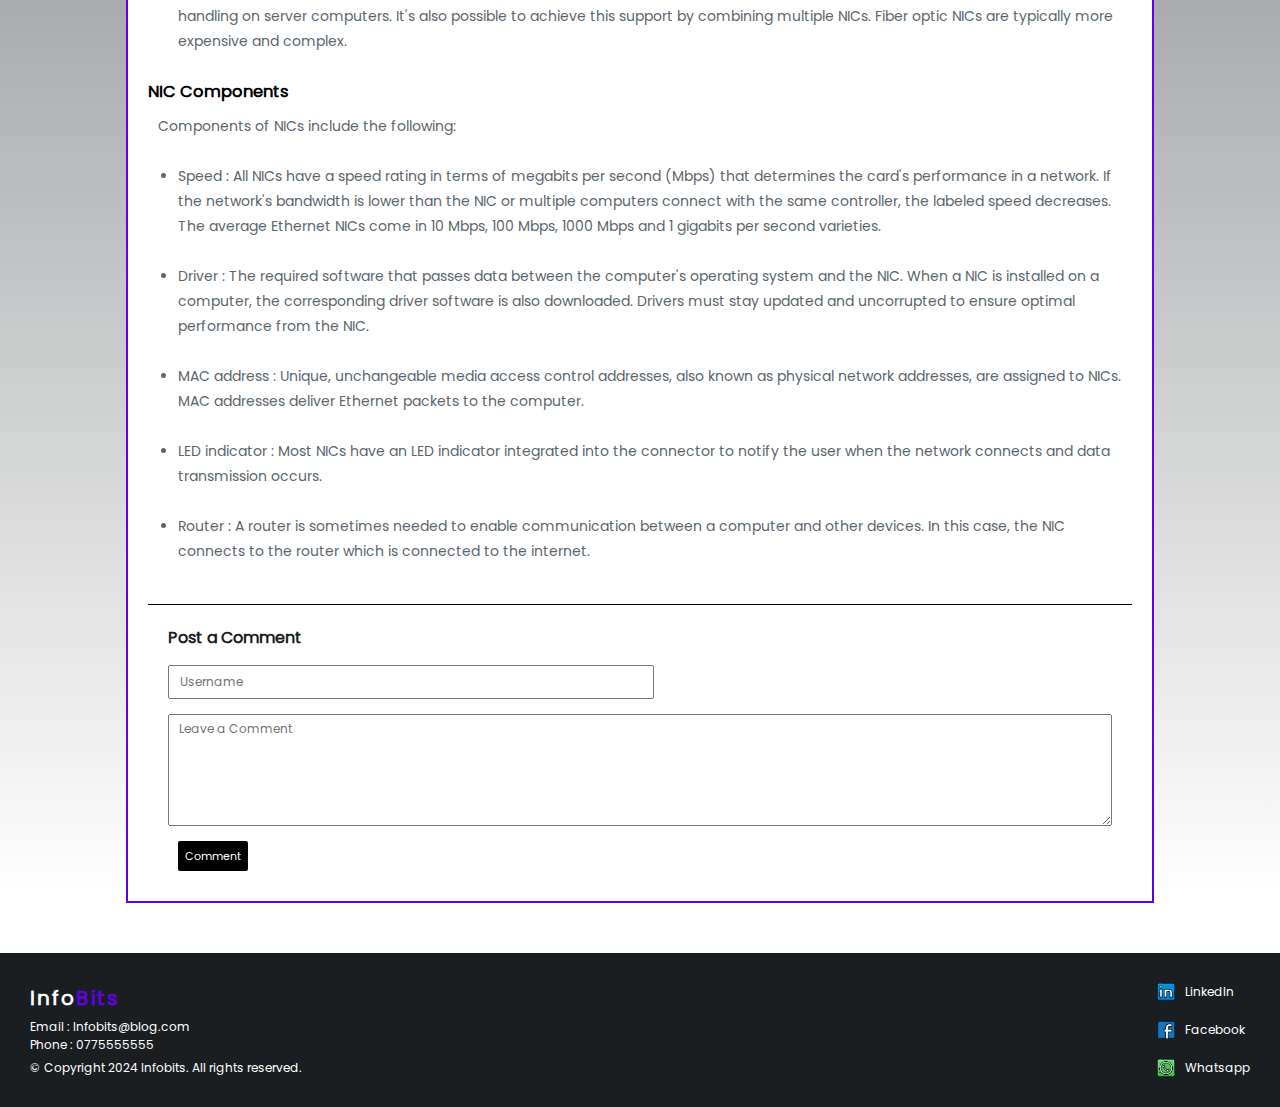
<file: Articles/article_11.html>
<!DOCTYPE html>
<html lang="en">

<head>
    <meta charset="UTF-8">
    <meta name="viewport" content="width=device-width, initial-scale=1.0">
    <title>Document</title>
    <link rel="stylesheet" href="../Files/style.css">
</head>

<body>

    <!--Header-->
    <header>
        <!--Navigation Bar-->
        <nav class="nav container">
            <h1>Info<span>Bits</span></h1>
            <div class="click">
                <a href="../index.html"><img src="../Home/Home_Icon_2.png"></a>
                <a href="../Files/login.html"><button class="login-button">Login</button></a>
            </div>
        </nav>
    </header>

    <!--Article-->
    <div class="article-container">
        <div class="article-header">
            <p class="article-title">Do You Know About Network Interface Card (NIC) ?</p>
        </div>
        <div class="article-content">
            <img src="../Home/Nic_1.webp" alt="Nic_1.jpeg"><br><br>

            <h3>What Is A Network Interface Card (NIC) ?</h3><br>

            <p>A network interface card (NIC) is a hardware component, typically a circuit board or chip, installed on a
                computer so it can connect to a network. Modern NICs provide functionality to computers, such as support
                for
                input/output interrupt, direct-memory access interfaces, data transmission, network traffic engineering
                and
                partitioning.</p><br>

            <p>A NIC provides a computer with a dedicated, full-time connection to a network. It implements the physical
                layer circuitry necessary for communicating with a data link layer standard, such as Ethernet or Wi-Fi.
                Each
                card represents a device and can prepare, transmit and control the flow of data on the network.</p><br>

            <p>The NIC uses the Open System Interconnection (OSI) model to send signals at the physical layer, transmit
                data packets at the network layer and operate as an interface at the TCP/IP layer.</p><br>

            <p>The NIC operates as a middleman between a computer and a data network. For example, when a user requests
                a
                webpage, the computer passes the request to the network card, which converts it into electrical
                impulses.</p><br>

            <p>A web server on the internet receives the impulses and responds by sending the webpage back to the
                network
                card as electrical signals. The card receives these signals and translates them into the data that the
                computer displays.</p><br>

            <p>Network controllers were originally implemented as expansion cards that could plug into a computer port,
                router or USB device. However, more modern controllers are built directly into the computer motherboard
                chipset. Users can purchase expansion card NICs online or in retail stores if they need additional
                independent network connections. When users choose a NIC, its specifications should correspond with the
                standard of the network.</p><br>

            <p>The term network interface card is often interchangeable with the terms network interface controller,
                network adapter and LAN adapter.</p><br>

            <h3>Types Of NICs</h3><br>

            <p>While the standard NIC is a plastic circuit board that slides into a computer to connect with the
                motherboard, this connection can occur in multiple ways. Some types of NICs include the following:</p>
            <br>

            <ul>
                <li>Wireless : NICs that use an antenna to provide wireless reception through radio frequency waves.
                    Wi-Fi
                    connections use wireless NICs.</li><br>

                <li>Wired : NICs that have input jacks made for cables. Ethernet is the most popular wired LAN
                    technology.
                    USB. NICs that provide network connections through a device plugged into the USB port.
                    Fiber optics. NICs used as a high-speed support system for network traffic handling on server
                    computers.
                    It's also possible to achieve this support by combining multiple NICs. Fiber optic NICs are
                    typically more
                    expensive and complex.</li><br>
            </ul>

            <h3>NIC Components</h3><br>

            <p>Components of NICs include the following:</p><br>

            <ul>
                <li>Speed : All NICs have a speed rating in terms of megabits per second (Mbps) that determines the
                    card's
                    performance in a network. If the network's bandwidth is lower than the NIC or multiple computers
                    connect
                    with the same controller, the labeled speed decreases. The average Ethernet NICs come in 10 Mbps,
                    100 Mbps,
                    1000 Mbps and 1 gigabits per second varieties.</li><br>

                <li>Driver : The required software that passes data between the computer's operating system and the NIC.
                    When a
                    NIC is installed on a computer, the corresponding driver software is also downloaded. Drivers must
                    stay
                    updated and uncorrupted to ensure optimal performance from the NIC.</li><br>

                <li>MAC address : Unique, unchangeable media access control addresses, also known as physical network
                    addresses,
                    are assigned to NICs. MAC addresses deliver Ethernet packets to the computer.</li><br>

                <li>LED indicator : Most NICs have an LED indicator integrated into the connector to notify the user
                    when the
                    network connects and data transmission occurs.</li><br>

                <li>Router : A router is sometimes needed to enable communication between a computer and other devices.
                    In this
                    case, the NIC connects to the router which is connected to the internet.</li>
            </ul>
            <div class="article-comment" id="A11">
                <p>Post a Comment</p>
                <input type="text" placeholder="Username">
                <textarea placeholder="Leave a Comment"></textarea>
                <button>Comment</button>
            </div>
        </div>
    </div>

    <!--Footer-->
    <footer>
        <div class="footer-content">
            <div class="footer-text">
                <h1>Info<span>Bits</span></h1>
                <p>Email : Infobits@blog.com<br>
                    Phone : 0775555555</p>
                <p class="copy">© Copyright 2024 Infobits. All rights reserved.</p>
            </div>
            <div class="footer-social">
                <div><img src="../Social/LinkedIn_2.png">
                    <p>LinkedIn</p>
                </div>
                <div><img src="../Social/Facebook_2.png">
                    <p>Facebook</p>
                </div>
                <div><img src="../Social/Whatsapp_2.png">
                    <p>Whatsapp</p>
                </div>
            </div>
        </div>
    </footer>

</body>

</html>
</file>
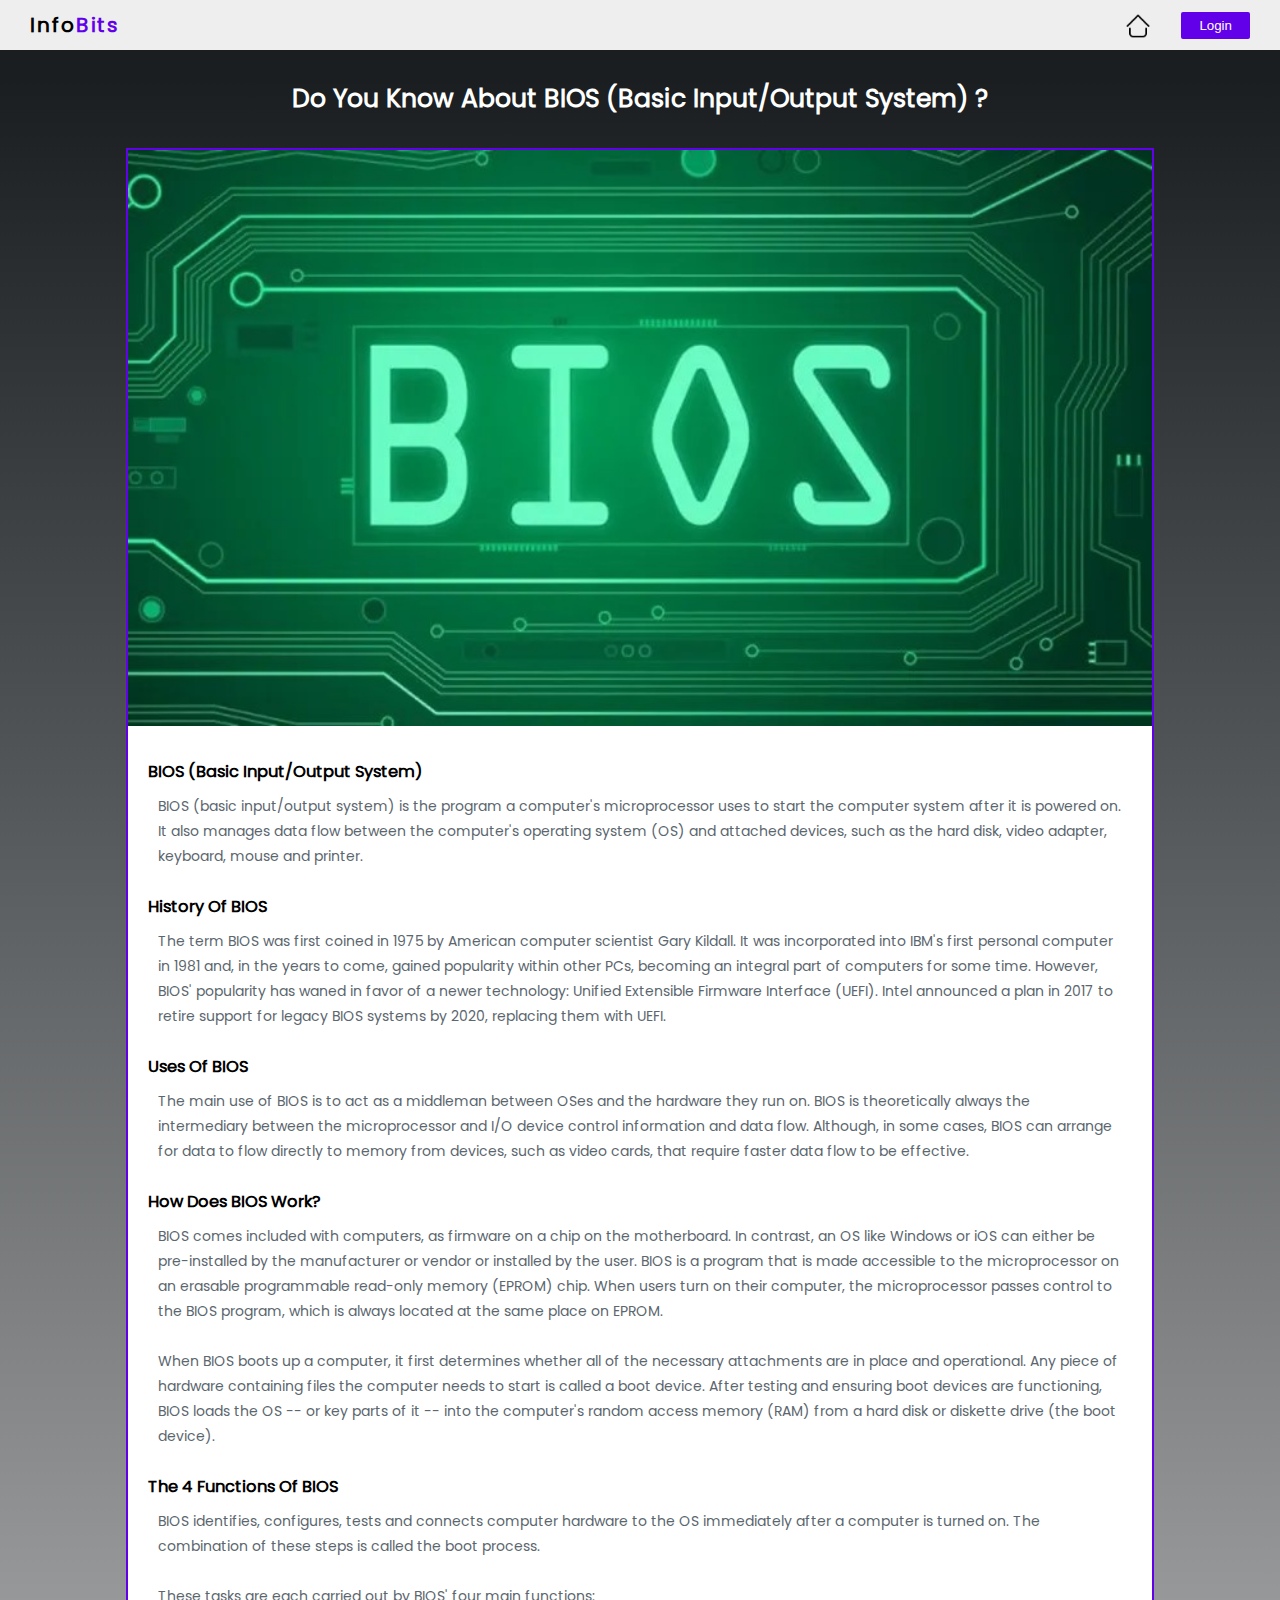
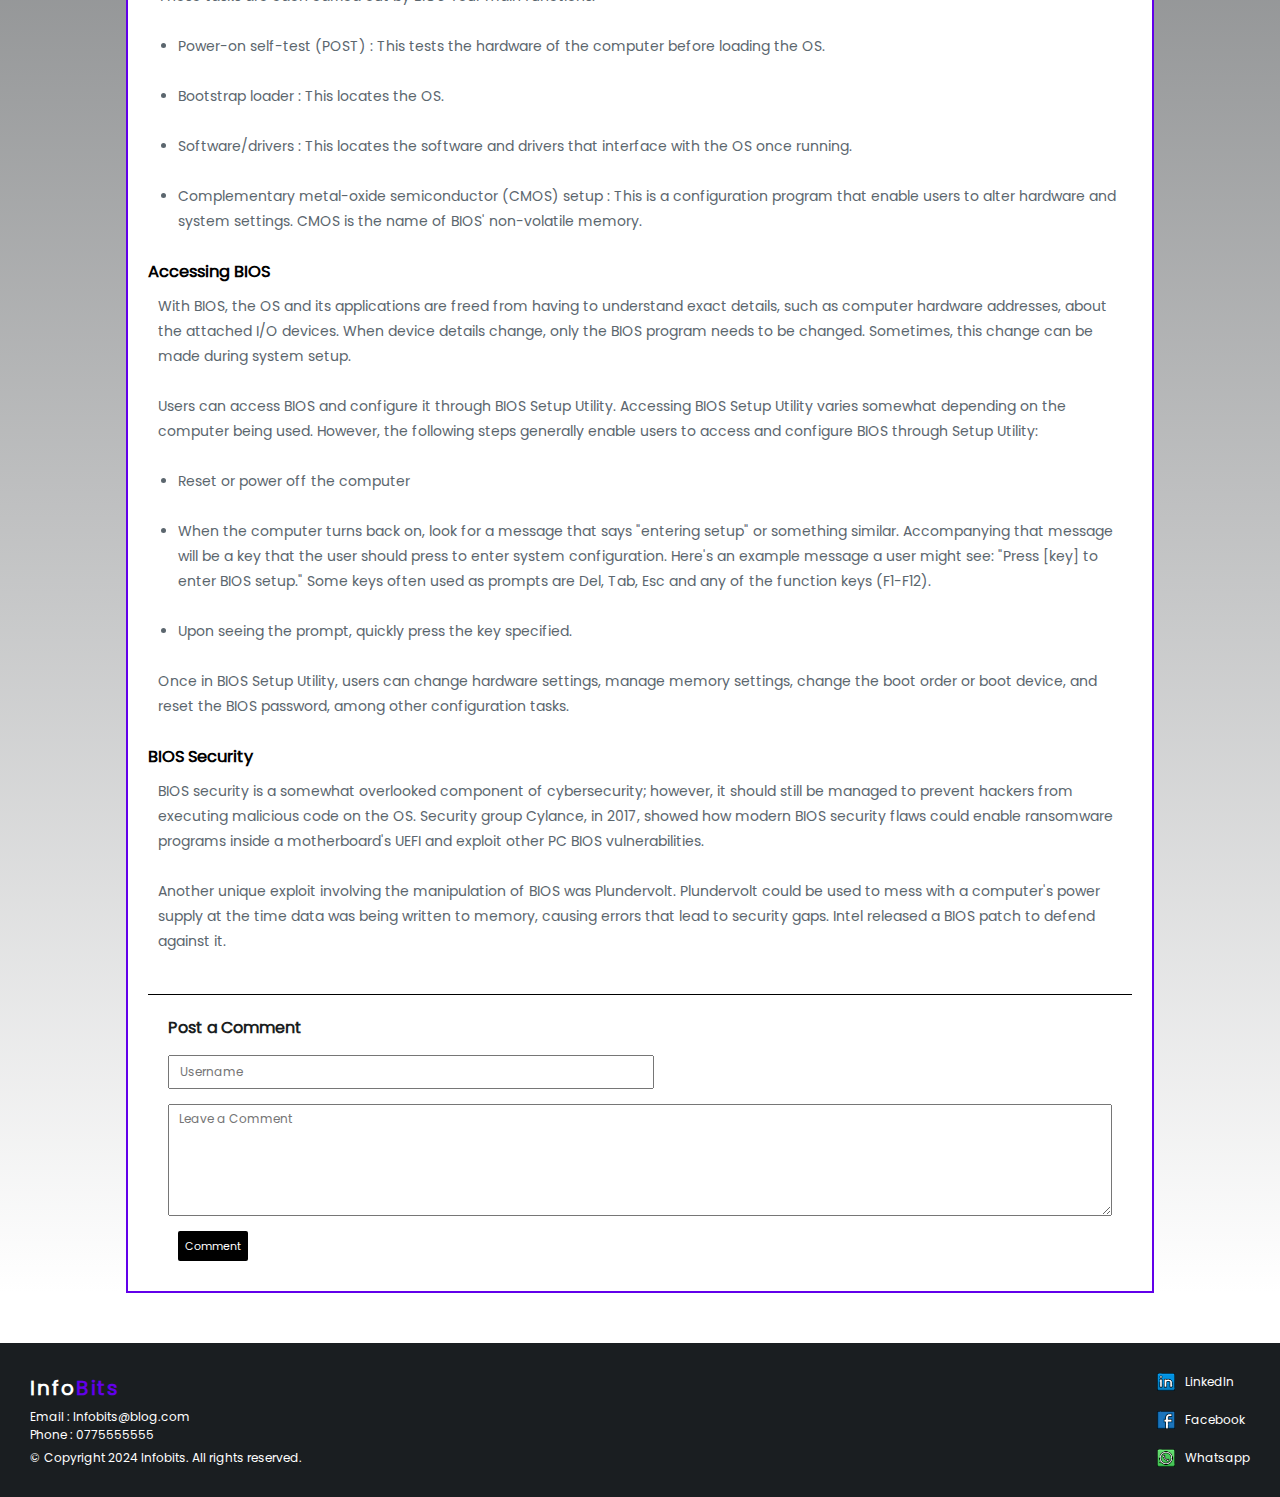
<file: Articles/article_12.html>
<!DOCTYPE html>
<html lang="en">

<head>
    <meta charset="UTF-8">
    <meta name="viewport" content="width=device-width, initial-scale=1.0">
    <title>Document</title>
    <link rel="stylesheet" href="../Files/style.css">
</head>

<body>

    <!--Header-->
    <header>
        <!--Navigation Bar-->
        <nav class="nav container">
            <h1>Info<span>Bits</span></h1>
            <div class="click">
                <a href="../index.html"><img src="../Home/Home_Icon_2.png"></a>
                <a href="../Files/login.html"><button class="login-button">Login</button></a>
            </div>
        </nav>
    </header>

    <!--Article-->
    <div class="article-container">
        <div class="article-header">
            <p class="article-title">Do You Know About BIOS (Basic Input/Output System) ?</p>
        </div>
        <div class="article-content">
            <img src="../Home/Bios_2.jpg" alt="Bios_2.jpeg"><br><br>

            <h3>BIOS (Basic Input/Output System)</h3><br>

            <p>BIOS (basic input/output system) is the program a computer's microprocessor uses to start the computer
                system after it is powered on. It also manages data flow between the computer's operating system (OS)
                and
                attached devices, such as the hard disk, video adapter, keyboard, mouse and printer.</p><br>

            <h3>History Of BIOS</h3><br>

            <p>The term BIOS was first coined in 1975 by American computer scientist Gary Kildall. It was incorporated
                into
                IBM's first personal computer in 1981 and, in the years to come, gained popularity within other PCs,
                becoming an integral part of computers for some time. However, BIOS' popularity has waned in favor of a
                newer technology: Unified Extensible Firmware Interface (UEFI). Intel announced a plan in 2017 to retire
                support for legacy BIOS systems by 2020, replacing them with UEFI.</p><br>

            <h3>Uses Of BIOS</h3><br>

            <p>The main use of BIOS is to act as a middleman between OSes and the hardware they run on. BIOS is
                theoretically always the intermediary between the microprocessor and I/O device control information and
                data
                flow. Although, in some cases, BIOS can arrange for data to flow directly to memory from devices, such
                as
                video cards, that require faster data flow to be effective.</p><br>

            <h3>How Does BIOS Work?</h3><br>

            <p>BIOS comes included with computers, as firmware on a chip on the motherboard. In contrast, an OS like
                Windows or iOS can either be pre-installed by the manufacturer or vendor or installed by the user. BIOS
                is a
                program that is made accessible to the microprocessor on an erasable programmable read-only memory
                (EPROM)
                chip. When users turn on their computer, the microprocessor passes control to the BIOS program, which is
                always located at the same place on EPROM.</p><br>

            <p>When BIOS boots up a computer, it first determines whether all of the necessary attachments are in place
                and
                operational. Any piece of hardware containing files the computer needs to start is called a boot device.
                After testing and ensuring boot devices are functioning, BIOS loads the OS -- or key parts of it -- into
                the
                computer's random access memory (RAM) from a hard disk or diskette drive (the boot device).</p><br>

            <h3>The 4 Functions Of BIOS</h3><br>

            <p>BIOS identifies, configures, tests and connects computer hardware to the OS immediately after a computer
                is
                turned on. The combination of these steps is called the boot process.</p><br>

            <p>These tasks are each carried out by BIOS' four main functions:</p><br>

            <ul>
                <li>Power-on self-test (POST) : This tests the hardware of the computer before loading the OS.</li><br>

                <li>Bootstrap loader : This locates the OS.</li><br>

                <li>Software/drivers : This locates the software and drivers that interface with the OS once running.
                </li><br>
                <li>Complementary metal-oxide semiconductor (CMOS) setup : This is a configuration program that enable
                    users to
                    alter hardware and system settings. CMOS is the name of BIOS' non-volatile memory.</li><br>
            </ul>

            <h3>Accessing BIOS</h3><br>

            <p>With BIOS, the OS and its applications are freed from having to understand exact details, such as
                computer
                hardware addresses, about the attached I/O devices. When device details change, only the BIOS program
                needs
                to be changed. Sometimes, this change can be made during system setup.</p><br>

            <p>Users can access BIOS and configure it through BIOS Setup Utility. Accessing BIOS Setup Utility varies
                somewhat depending on the computer being used. However, the following steps generally enable users to
                access
                and configure BIOS through Setup Utility:</p><br>

            <ul>
                <li>Reset or power off the computer</li><br>
                <li>When the computer turns back on, look for a message that says "entering setup" or something similar.
                    Accompanying that message will be a key that the user should press to enter system configuration.
                    Here's an example message a user might see: "Press [key] to enter BIOS setup." Some keys often used
                    as prompts are
                    Del, Tab, Esc and any of the function keys (F1-F12).</li><br>

                <li>Upon seeing the prompt, quickly press the key specified.</li><br>
            </ul>

            <p>Once in BIOS Setup Utility, users can change hardware settings, manage memory settings, change the boot
                order or boot device, and reset the BIOS password, among other configuration tasks.</p><br>

            <h3>BIOS Security</h3><br>

            <p>BIOS security is a somewhat overlooked component of cybersecurity; however, it should still be managed to
                prevent hackers from executing malicious code on the OS. Security group Cylance, in 2017, showed how
                modern
                BIOS security flaws could enable ransomware programs inside a motherboard's UEFI and exploit other PC
                BIOS
                vulnerabilities.</p><br>

            <p>Another unique exploit involving the manipulation of BIOS was Plundervolt. Plundervolt could be used to
                mess
                with a computer's power supply at the time data was being written to memory, causing errors that lead to
                security gaps. Intel released a BIOS patch to defend against it.</p>
            <div class="article-comment" id="A12">
                <p>Post a Comment</p>
                <input type="text" placeholder="Username">
                <textarea placeholder="Leave a Comment"></textarea>
                <button>Comment</button>
            </div>
        </div>
    </div>

    <!--Footer-->
    <footer>
        <div class="footer-content">
            <div class="footer-text">
                <h1>Info<span>Bits</span></h1>
                <p>Email : Infobits@blog.com<br>
                    Phone : 0775555555</p>
                <p class="copy">© Copyright 2024 Infobits. All rights reserved.</p>
            </div>
            <div class="footer-social">
                <div><img src="../Social/LinkedIn_2.png">
                    <p>LinkedIn</p>
                </div>
                <div><img src="../Social/Facebook_2.png">
                    <p>Facebook</p>
                </div>
                <div><img src="../Social/Whatsapp_2.png">
                    <p>Whatsapp</p>
                </div>
            </div>
        </div>
    </footer>

</body>

</html>
</file>
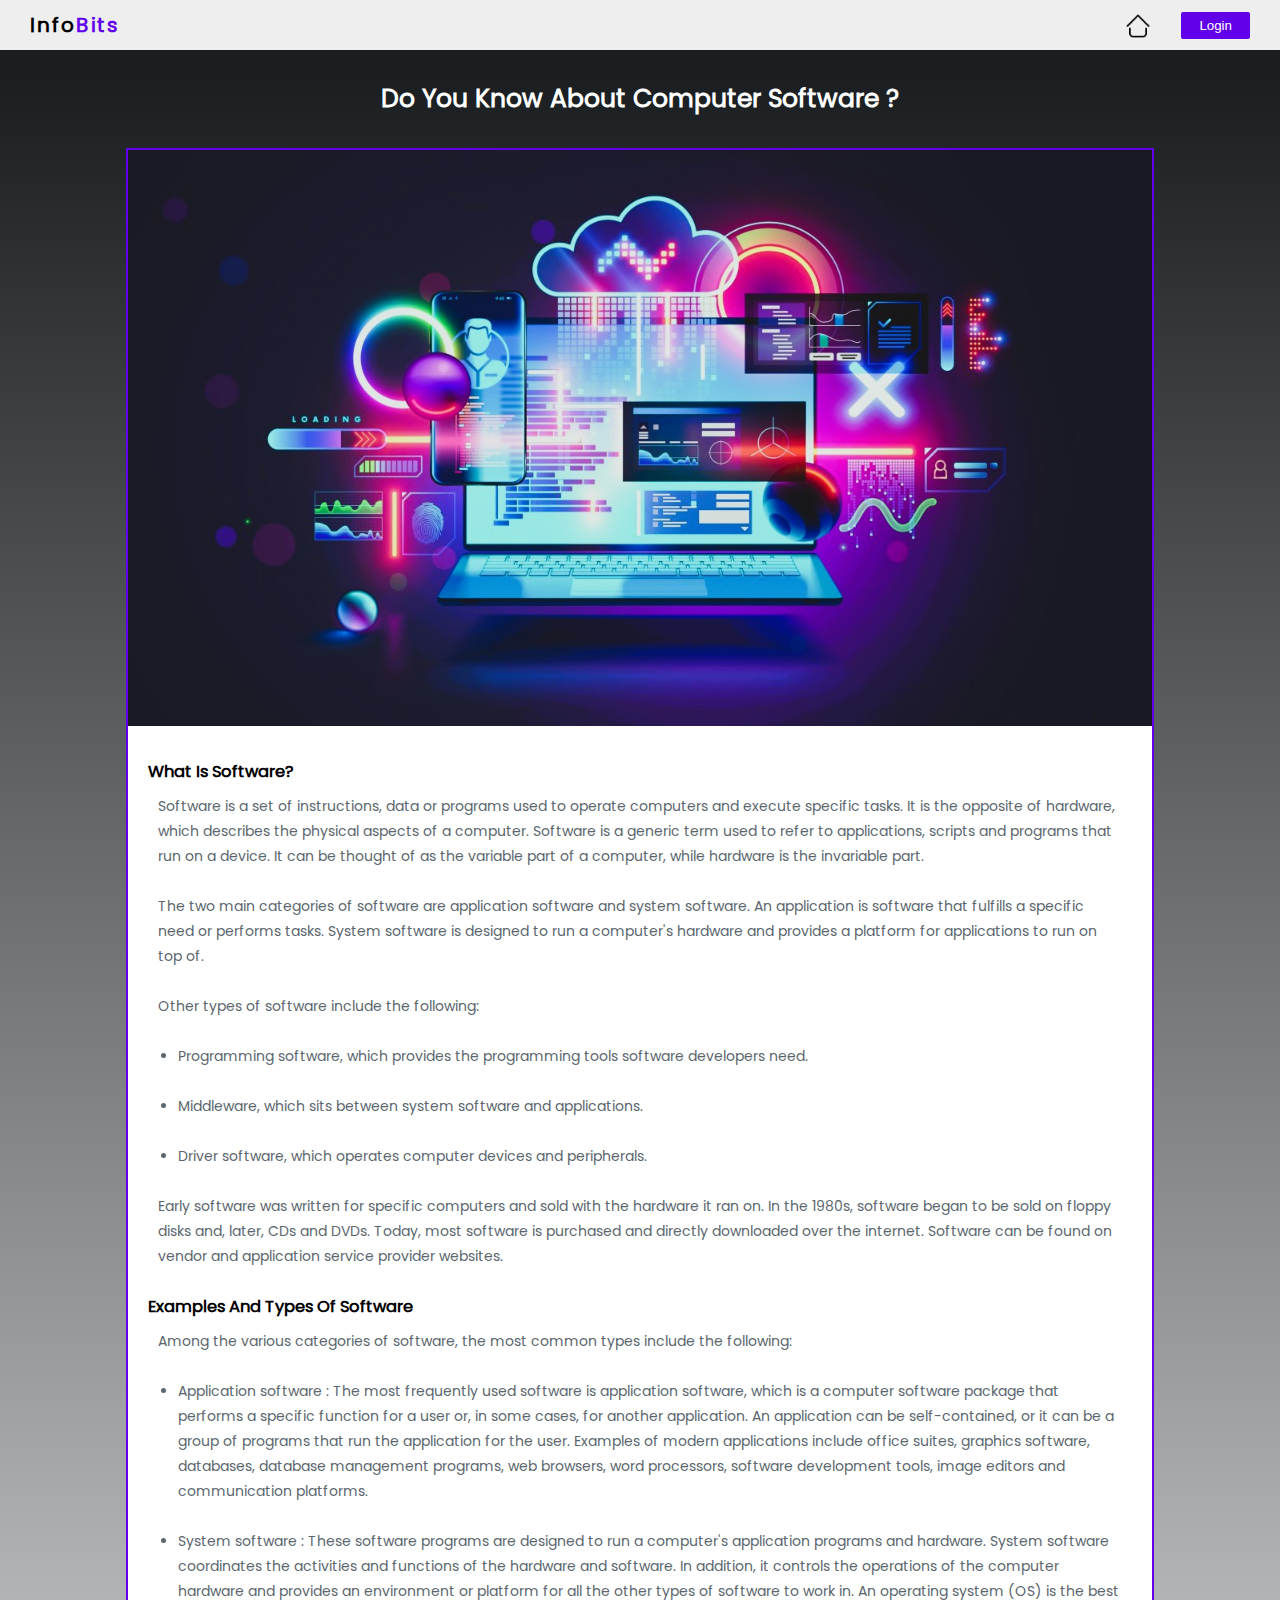
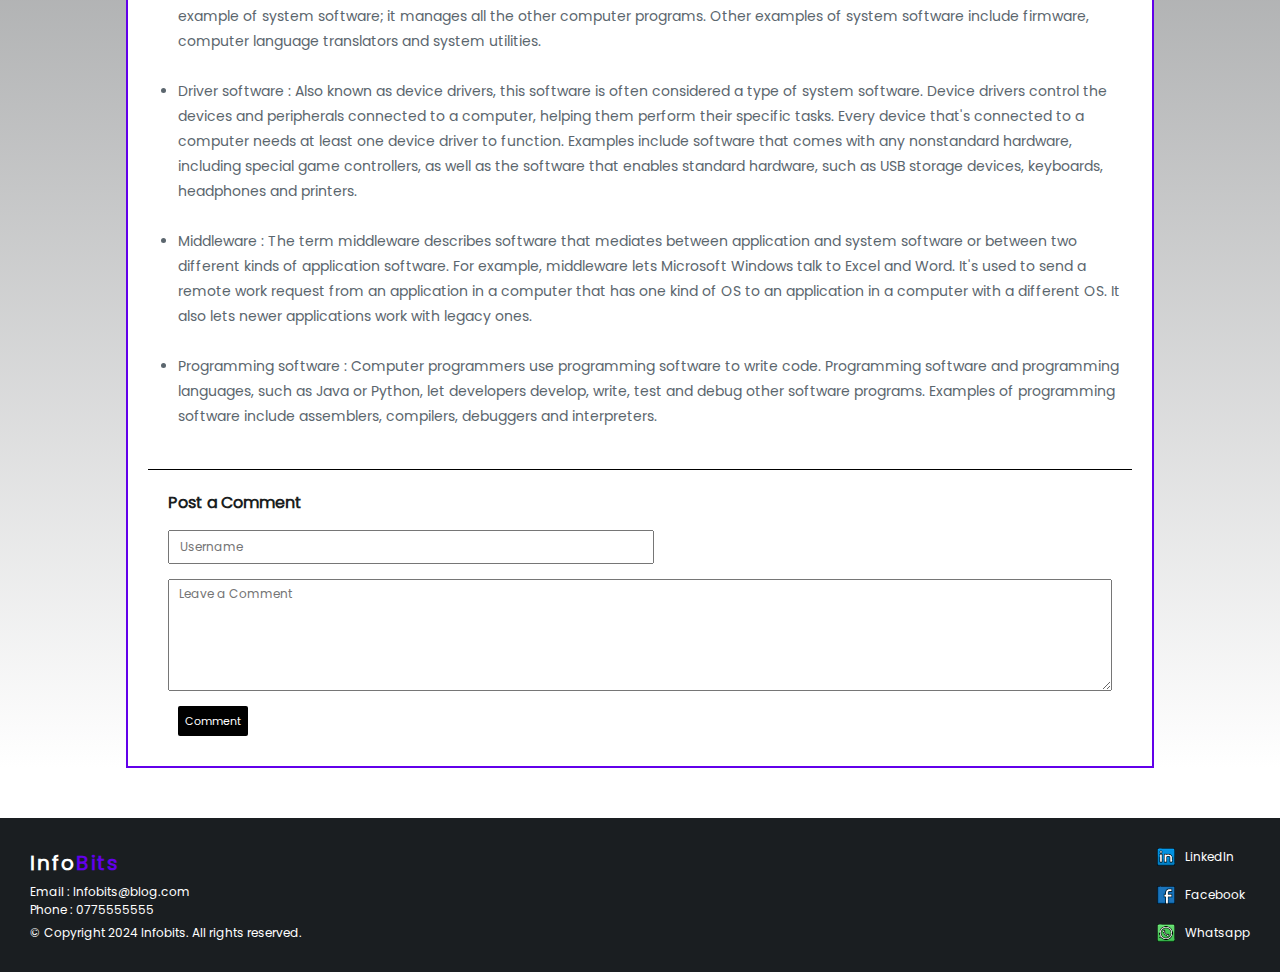
<file: Articles/article_2.html>
<!DOCTYPE html>
<html lang="en">

<head>
    <meta charset="UTF-8">
    <meta name="viewport" content="width=device-width, initial-scale=1.0">
    <title>Document</title>
    <link rel="stylesheet" href="../Files/style.css">
</head>

<body>

    <!--Header-->
    <header>
        <!--Navigation Bar-->
        <nav class="nav container">
            <h1>Info<span>Bits</span></h1>
            <div class="click">
                <a href="../index.html"><img src="../Home/Home_Icon_2.png"></a>
                <a href="../Files/login.html"><button class="login-button">Login</button></a>
            </div>
        </nav>
    </header>

    <!--Article-->
    <div class="article-container">
        <div class="article-header">
            <p class="article-title">Do You Know About Computer Software ?</p>
        </div>
        <div class="article-content">
            <img src="../Home/Soft.jpeg" alt="Soft.jpeg"><br><br>

            <h3>What Is Software?</h3><br>

            <p>Software is a set of instructions, data or programs used to operate computers and execute specific tasks.
                It is the opposite of hardware, which describes the physical aspects of a computer. Software is a
                generic term
                used to refer to applications, scripts and programs that run on a device. It can be thought of as the
                variable part of a computer, while hardware is the invariable part.</p><br>

            <p>The two main categories of software are application software and system software. An application is
                software that fulfills a specific need or performs tasks. System software is designed to run a
                computer's
                hardware and provides a platform for applications to run on top of.</p><br>

            <p>Other types of software include the following:</p><br>

            <ul>
                <li>Programming software, which provides the programming tools software developers need.</li><br>
                <li>Middleware, which sits between system software and applications.</li><br>
                <li>Driver software, which operates computer devices and peripherals.</li><br>
            </ul>

            <p>Early software was written for specific computers and sold with the hardware it ran on. In the 1980s,
                software began to be sold on floppy disks and, later, CDs and DVDs. Today, most software is purchased
                and
                directly downloaded over the internet. Software can be found on vendor and application service provider
                websites.</p><br>

            <h3>Examples And Types Of Software</h3><br>

            <p>Among the various categories of software, the most common types include the following:</p><br>

            <ul>
                <li>Application software : The most frequently used software is application software, which is a
                    computer
                    software package that performs a specific function for a user or, in some cases, for another
                    application. An
                    application can be self-contained, or it can be a group of programs that run the application for the
                    user.
                    Examples of modern applications include office suites, graphics software, databases, database
                    management
                    programs, web browsers, word processors, software development tools, image editors and communication
                    platforms.</li><br>

                <li>System software : These software programs are designed to run a computer's application programs and
                    hardware.
                    System software coordinates the activities and functions of the hardware and software. In addition,
                    it
                    controls the operations of the computer hardware and provides an environment or platform for all the
                    other
                    types of software to work in. An operating system (OS) is the best example of system software; it
                    manages
                    all the other computer programs. Other examples of system software include firmware, computer
                    language
                    translators and system utilities.</li><br>

                <li>Driver software : Also known as device drivers, this software is often considered a type of system
                    software.
                    Device drivers control the devices and peripherals connected to a computer, helping them perform
                    their
                    specific tasks. Every device that's connected to a computer needs at least one device driver to
                    function.
                    Examples include software that comes with any nonstandard hardware, including special game
                    controllers,
                    as
                    well as the software that enables standard hardware, such as USB storage devices, keyboards,
                    headphones
                    and
                    printers.</li><br>

                <li>Middleware : The term middleware describes software that mediates between application and system
                    software
                    or
                    between two different kinds of application software. For example, middleware lets Microsoft Windows
                    talk
                    to
                    Excel and Word. It's used to send a remote work request from an application in a computer that has
                    one
                    kind
                    of OS to an application in a computer with a different OS. It also lets newer applications work with
                    legacy
                    ones.</li><br>

                <li>Programming software : Computer programmers use programming software to write code. Programming
                    software
                    and
                    programming languages, such as Java or Python, let developers develop, write, test and debug other
                    software
                    programs. Examples of programming software include assemblers, compilers, debuggers and
                    interpreters.
                </li>
            </ul>
            <div class="article-comment" id="A2">
                <p>Post a Comment</p>
                <input type="text" placeholder="Username">
                <textarea placeholder="Leave a Comment"></textarea>
                <button>Comment</button>
            </div>
        </div>
    </div>

    <!--Footer-->
    <footer>
        <div class="footer-content">
            <div class="footer-text">
                <h1>Info<span>Bits</span></h1>
                <p>Email : Infobits@blog.com<br>
                    Phone : 0775555555</p>
                <p class="copy">© Copyright 2024 Infobits. All rights reserved.</p>
            </div>
            <div class="footer-social">
                <div><img src="../Social/LinkedIn_2.png">
                    <p>LinkedIn</p>
                </div>
                <div><img src="../Social/Facebook_2.png">
                    <p>Facebook</p>
                </div>
                <div><img src="../Social/Whatsapp_2.png">
                    <p>Whatsapp</p>
                </div>
            </div>
        </div>
    </footer>

</body>

</html>
</file>
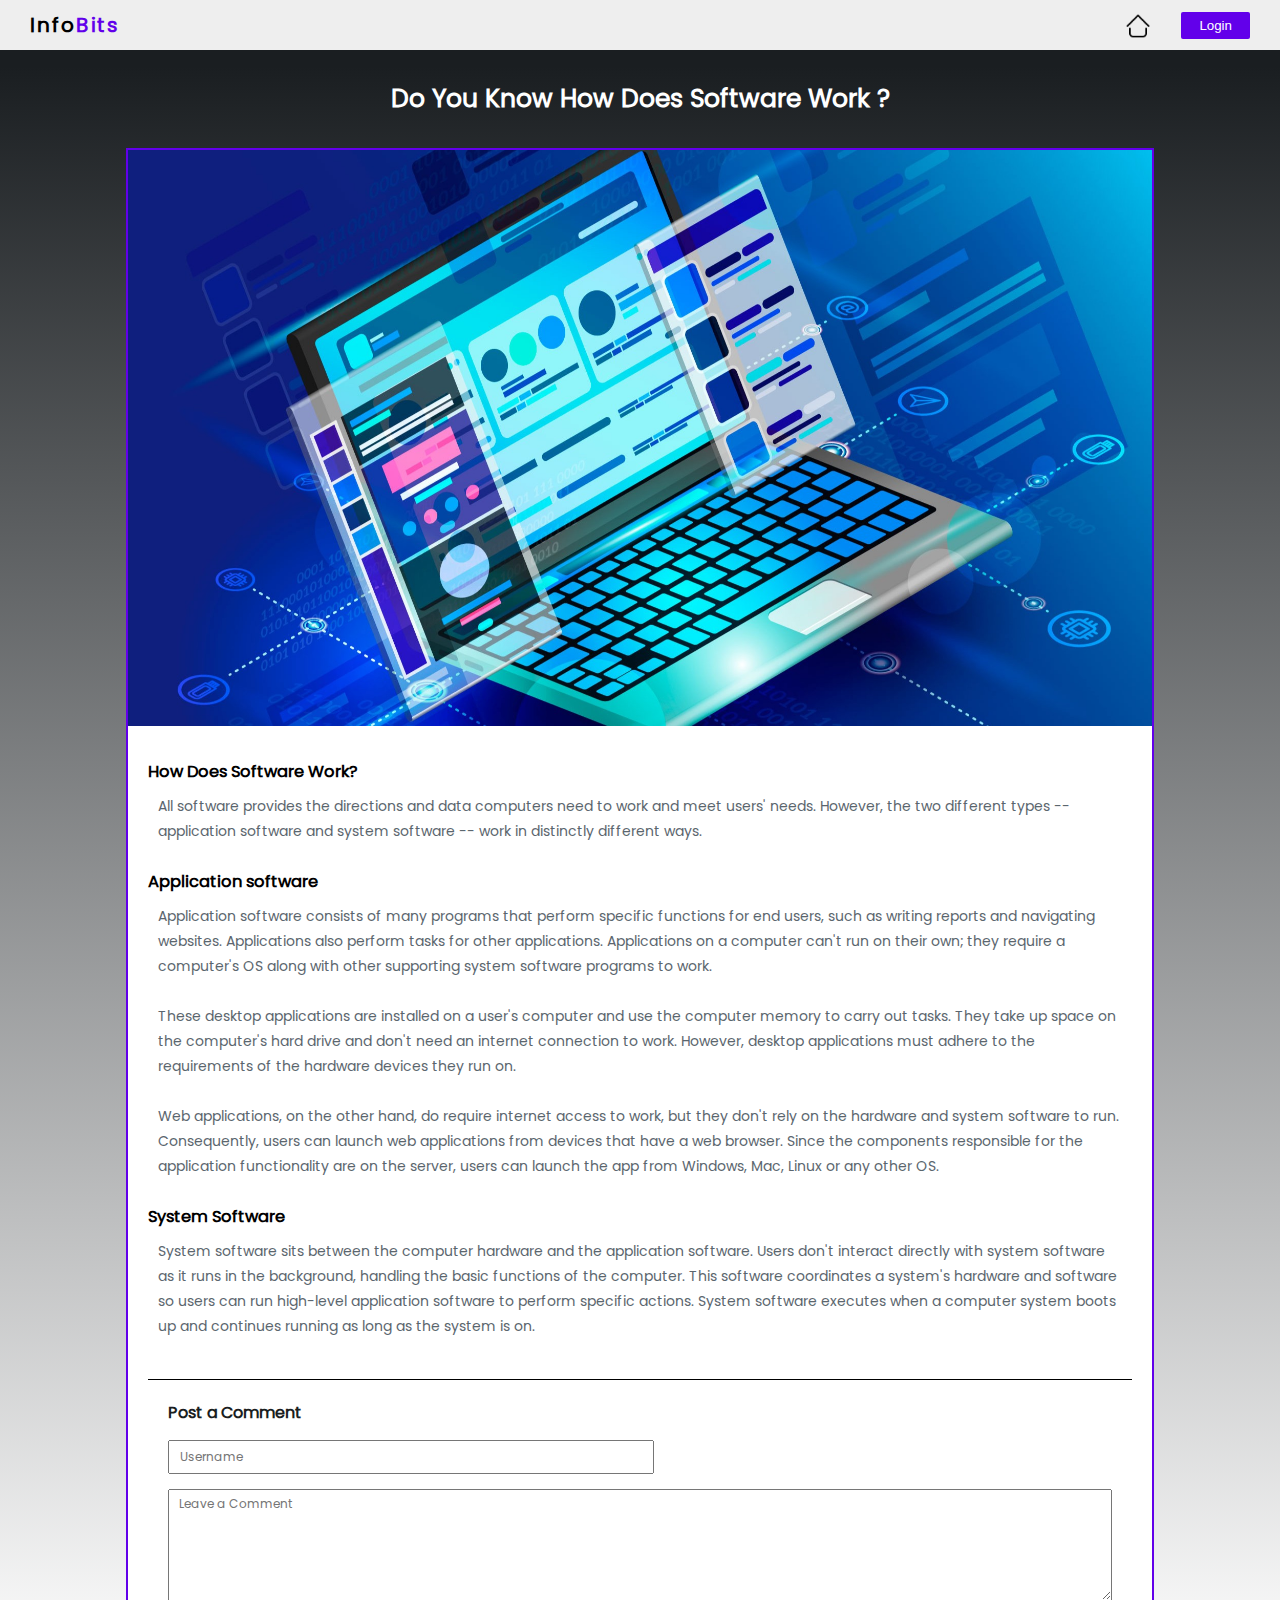
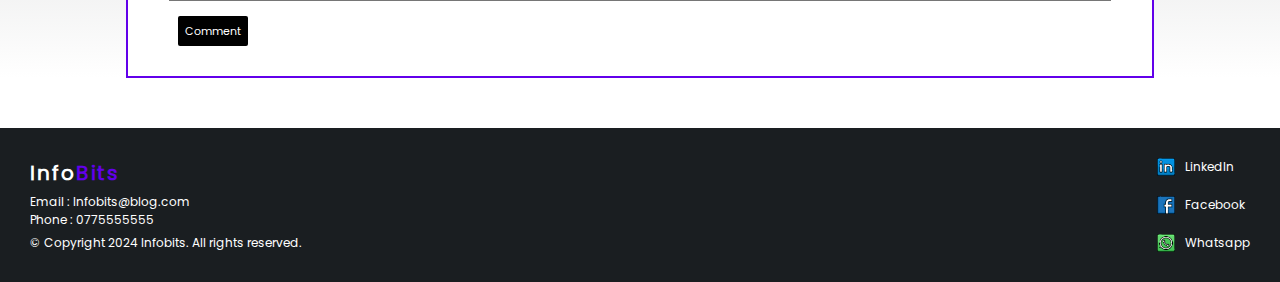
<file: Articles/article_3.html>
<!DOCTYPE html>
<html lang="en">

<head>
    <meta charset="UTF-8">
    <meta name="viewport" content="width=device-width, initial-scale=1.0">
    <title>Document</title>
    <link rel="stylesheet" href="../Files/style.css">
</head>

<body>

    <!--Header-->
    <header>
        <!--Navigation Bar-->
        <nav class="nav container">
            <h1>Info<span>Bits</span></h1>
            <div class="click">
                <a href="../index.html"><img src="../Home/Home_Icon_2.png"></a>
                <a href="../Files/login.html"><button class="login-button">Login</button></a>
            </div>
        </nav>
    </header>

    <!--Article-->
    <div class="article-container">
        <div class="article-header">
            <p class="article-title">Do You Know How Does Software Work ?</p>
        </div>
        <div class="article-content">
            <img src="../Home/Soft_3.jpg" alt="Soft_3.jpeg"><br><br>

            <h3>How Does Software Work?</h3><br>

            <p>All software provides the directions and data computers need to work and meet users' needs. However, the
                two
                different types -- application software and system software -- work in distinctly different ways.</p>
            <br>

            <h3>Application software</h3><br>

            <p>Application software consists of many programs that perform specific functions for end users, such as
                writing reports and navigating websites. Applications also perform tasks for other applications.
                Applications on a computer can't run on their own; they require a computer's OS along with other
                supporting
                system software programs to work.</p><br>

            <p>These desktop applications are installed on a user's computer and use the computer memory to carry out
                tasks. They take up space on the computer's hard drive and don't need an internet connection to work.
                However, desktop applications must adhere to the requirements of the hardware devices they run on.</p>
            <br>

            <p>Web applications, on the other hand, do require internet access to work, but they don't rely on the
                hardware
                and system software to run. Consequently, users can launch web applications from devices that have a web
                browser. Since the components responsible for the application functionality are on the server, users can
                launch the app from Windows, Mac, Linux or any other OS.</p><br>

            <h3>System Software</h3><br>

            <p>System software sits between the computer hardware and the application software. Users don't interact
                directly with system software as it runs in the background, handling the basic functions of the
                computer.
                This software coordinates a system's hardware and software so users can run high-level application
                software
                to perform specific actions. System software executes when a computer system boots up and continues
                running
                as long as the system is on.</p>
            <div class="article-comment" id="A3">
                <p>Post a Comment</p>
                <input type="text" placeholder="Username">
                <textarea placeholder="Leave a Comment"></textarea>
                <button>Comment</button>
            </div>
        </div>
    </div>

    <!--Footer-->
    <footer>
        <div class="footer-content">
            <div class="footer-text">
                <h1>Info<span>Bits</span></h1>
                <p>Email : Infobits@blog.com<br>
                    Phone : 0775555555</p>
                <p class="copy">© Copyright 2024 Infobits. All rights reserved.</p>
            </div>
            <div class="footer-social">
                <div><img src="../Social/LinkedIn_2.png">
                    <p>LinkedIn</p>
                </div>
                <div><img src="../Social/Facebook_2.png">
                    <p>Facebook</p>
                </div>
                <div><img src="../Social/Whatsapp_2.png">
                    <p>Whatsapp</p>
                </div>
            </div>
        </div>
    </footer>

</body>

</html>
</file>
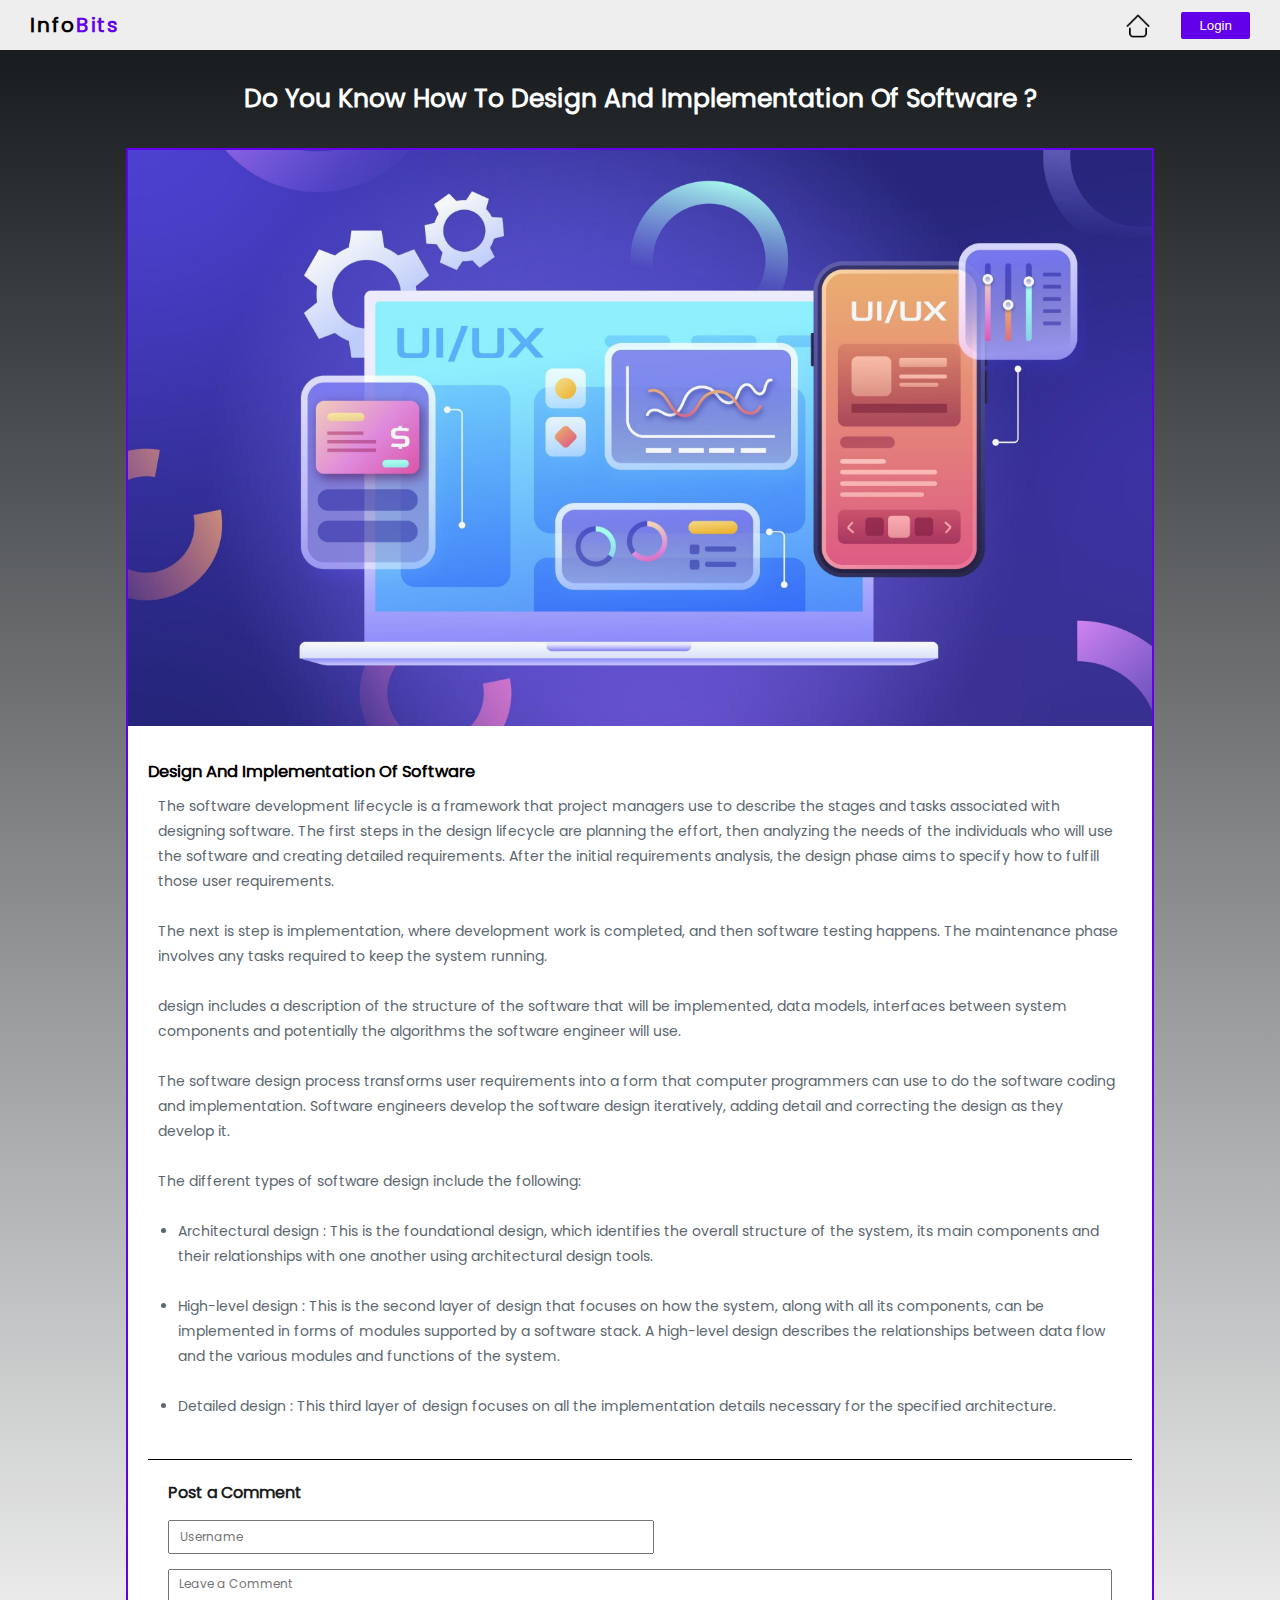
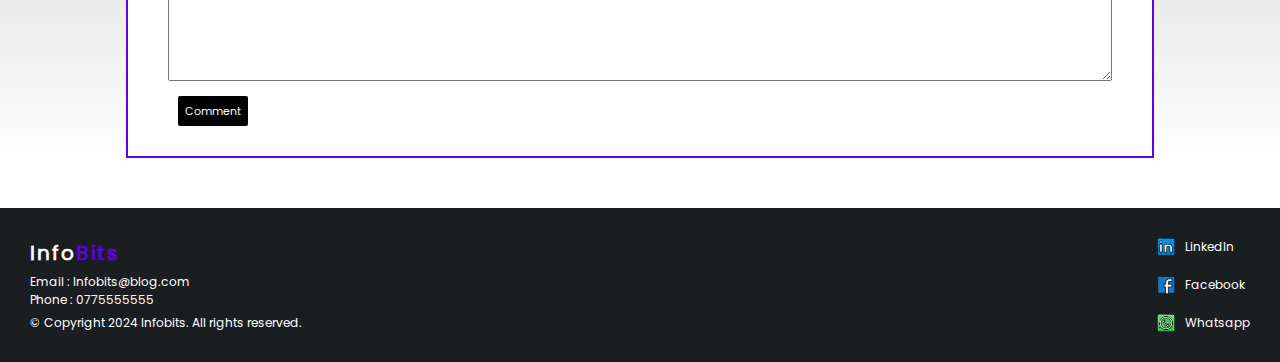
<file: Articles/article_4.html>
<!DOCTYPE html>
<html lang="en">

<head>
    <meta charset="UTF-8">
    <meta name="viewport" content="width=device-width, initial-scale=1.0">
    <title>Document</title>
    <link rel="stylesheet" href="../Files/style.css">
</head>

<body>

    <!--Header-->
    <header>
        <!--Navigation Bar-->
        <nav class="nav container">
            <h1>Info<span>Bits</span></h1>
            <div class="click">
                <a href="../index.html"><img src="../Home/Home_Icon_2.png"></a>
                <a href="../Files/login.html"><button class="login-button">Login</button></a>
            </div>
        </nav>
    </header>

    <!--Article-->
    <div class="article-container">
        <div class="article-header">
            <p class="article-title">Do You Know How To Design And Implementation Of Software ?</p>
        </div>
        <div class="article-content">
            <img src="../Home/Soft_D.jpg" alt="Soft_D.jpeg"><br><br>

            <h3>Design And Implementation Of Software</h3><br>

            <p>The software development lifecycle is a framework that project managers use to describe the stages and
                tasks
                associated with designing software. The first steps in the design lifecycle are planning the effort,
                then
                analyzing the needs of the individuals who will use the software and creating detailed requirements.
                After
                the initial requirements analysis, the design phase aims to specify how to fulfill those user
                requirements.</p><br>

            <p>The next is step is implementation, where development work is completed, and then software testing
                happens.
                The maintenance phase involves any tasks required to keep the system running.</p><br>

            <p>design includes a description of the structure of the software that will be implemented, data
                models, interfaces between system components and potentially the algorithms the software engineer will
                use.</p><br>

            <p>The software design process transforms user requirements into a form that computer programmers can use to
                do
                the software coding and implementation. Software engineers develop the software design iteratively,
                adding
                detail and correcting the design as they develop it.</p><br>

            <p>The different types of software design include the following:</p><br>

            <ul>
                <li>Architectural design : This is the foundational design, which identifies the overall structure of
                    the system,
                    its main components and their relationships with one another using architectural design tools.</li>
                <br>

                <li>High-level design : This is the second layer of design that focuses on how the system, along with
                    all its
                    components, can be implemented in forms of modules supported by a software stack. A high-level
                    design
                    describes the relationships between data flow and the various modules and functions of the system.
                </li><br>

                <li>Detailed design : This third layer of design focuses on all the implementation details necessary for
                    the
                    specified architecture.</li>
            </ul>
            <div class="article-comment" id="A4">
                <p>Post a Comment</p>
                <input type="text" placeholder="Username">
                <textarea placeholder="Leave a Comment"></textarea>
                <button>Comment</button>
            </div>
        </div>
    </div>

    <!--Footer-->
    <footer>
        <div class="footer-content">
            <div class="footer-text">
                <h1>Info<span>Bits</span></h1>
                <p>Email : Infobits@blog.com<br>
                    Phone : 0775555555</p>
                <p class="copy">© Copyright 2024 Infobits. All rights reserved.</p>
            </div>
            <div class="footer-social">
                <div><img src="../Social/LinkedIn_2.png">
                    <p>LinkedIn</p>
                </div>
                <div><img src="../Social/Facebook_2.png">
                    <p>Facebook</p>
                </div>
                <div><img src="../Social/Whatsapp_2.png">
                    <p>Whatsapp</p>
                </div>
            </div>
        </div>
    </footer>

</body>

</html>
</file>
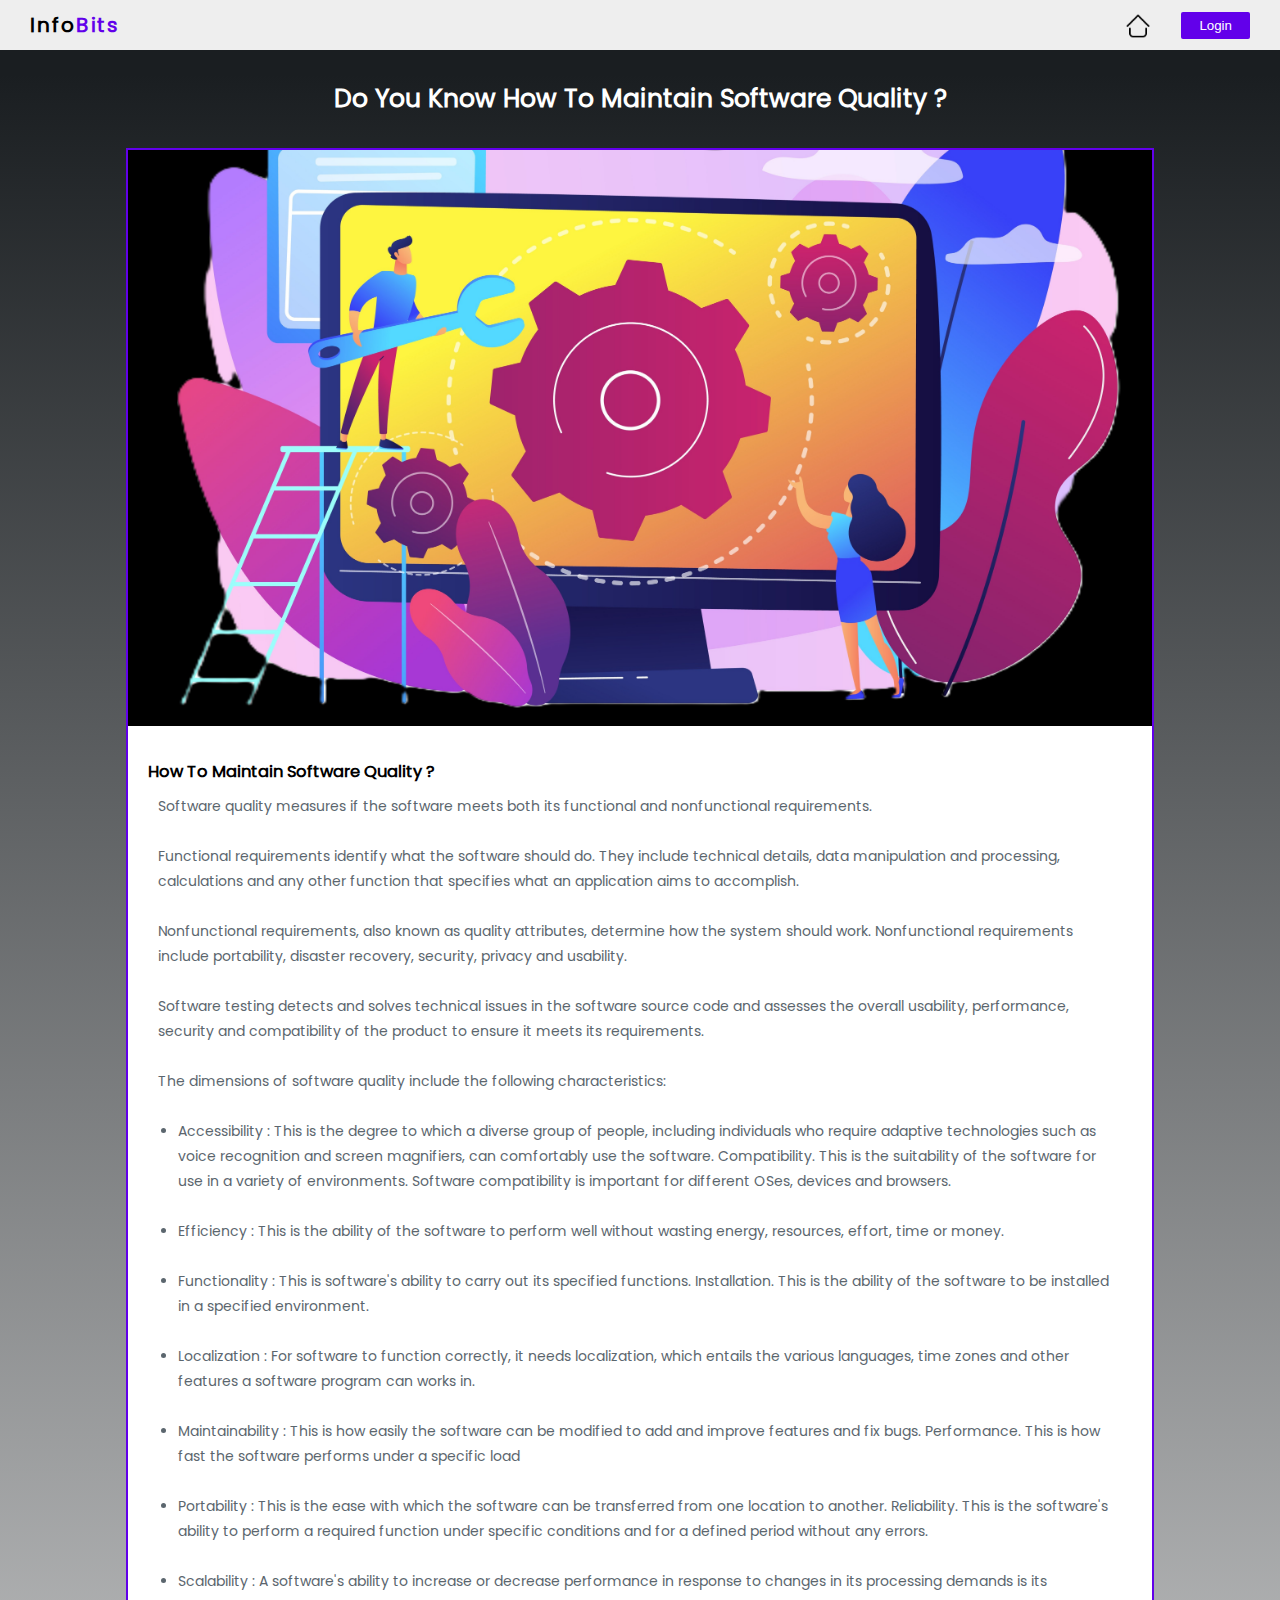
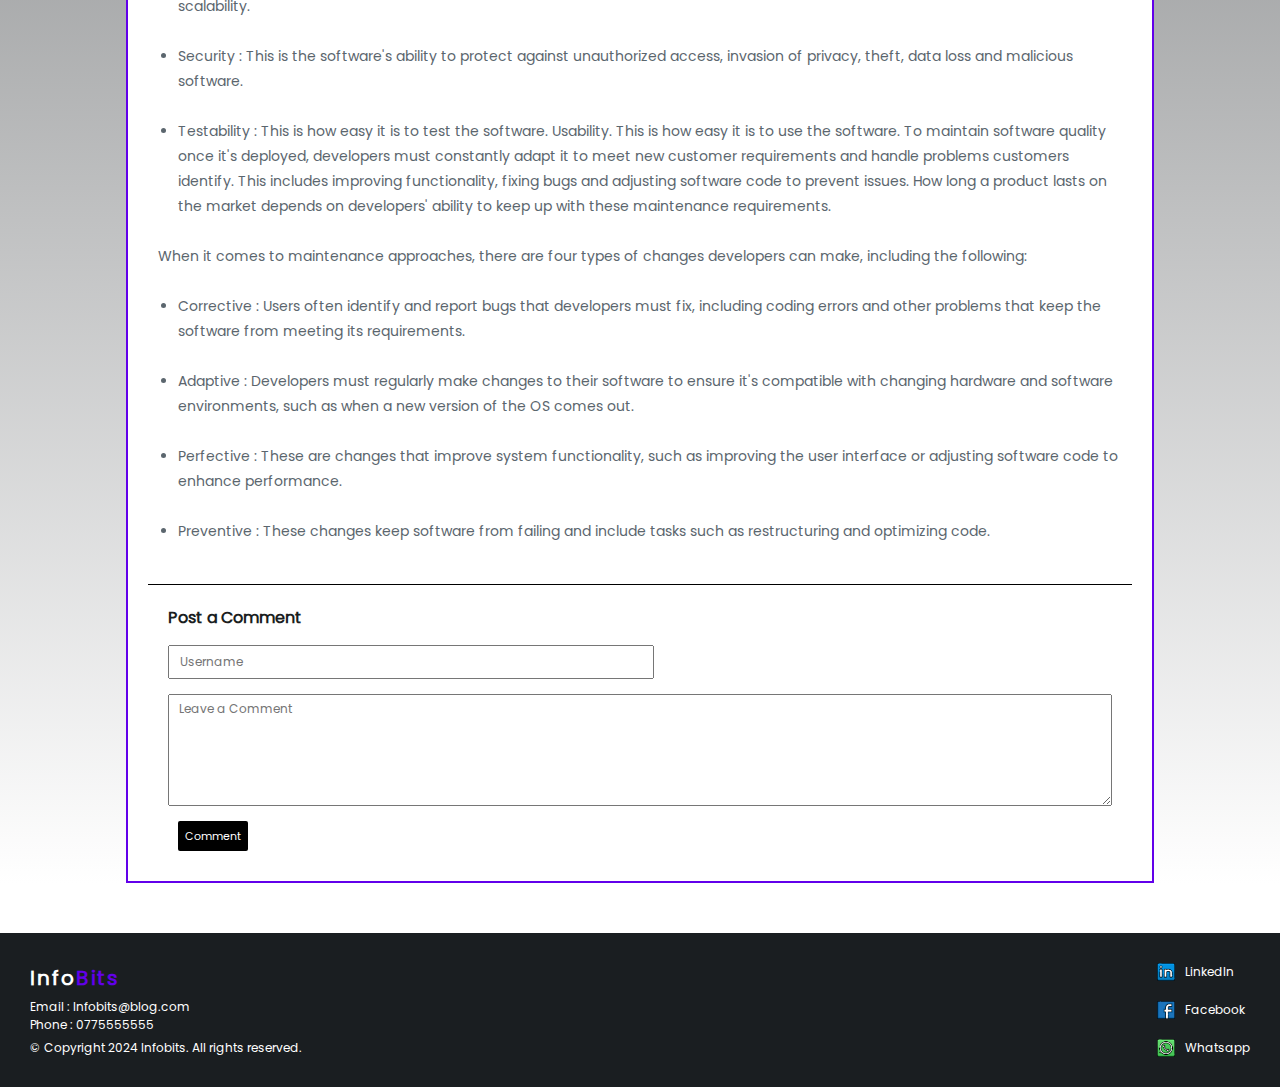
<file: Articles/article_5.html>
<!DOCTYPE html>
<html lang="en">

<head>
    <meta charset="UTF-8">
    <meta name="viewport" content="width=device-width, initial-scale=1.0">
    <title>Document</title>
    <link rel="stylesheet" href="../Files/style.css">
</head>

<body>

    <!--Header-->
    <header>
        <!--Navigation Bar-->
        <nav class="nav container">
            <h1>Info<span>Bits</span></h1>
            <div class="click">
                <a href="../index.html"><img src="../Home/Home_Icon_2.png"></a>
                <a href="../Files/login.html"><button class="login-button">Login</button></a>
            </div>
        </nav>
    </header>

    <!--Article-->
    <div class="article-container">
        <div class="article-header">
            <p class="article-title">Do You Know How To Maintain Software Quality ?</p>
        </div>
        <div class="article-content">
            <img src="../Home/Soft_M.jpg" alt="Soft_M.jpeg"><br><br>

            <h3>How To Maintain Software Quality ?</h3><br>

            <p>Software quality measures if the software meets both its functional and nonfunctional requirements.</p>
            <br>

            <p>Functional requirements identify what the software should do. They include technical details, data
                manipulation and processing, calculations and any other function that specifies what an application aims
                to
                accomplish.</p><br>

            <p>Nonfunctional requirements, also known as quality attributes, determine how the system should work.
                Nonfunctional requirements include portability, disaster recovery, security, privacy and usability.</p>
            <br>

            <p>Software testing detects and solves technical issues in the software source code and assesses the overall
                usability, performance, security and compatibility of the product to ensure it meets its requirements.
            </p><br>

            <p>The dimensions of software quality include the following characteristics:</p><br>

            <ul>
                <li>Accessibility : This is the degree to which a diverse group of people, including individuals who
                    require
                    adaptive technologies such as voice recognition and screen magnifiers, can comfortably use the
                    software.
                    Compatibility. This is the suitability of the software for use in a variety of environments.
                    Software
                    compatibility is important for different OSes, devices and browsers.</li><br>


                <li>Efficiency : This is the ability of the software to perform well without wasting energy, resources,
                    effort,
                    time or money.</li><br>

                <li>Functionality : This is software's ability to carry out its specified functions.
                    Installation. This is the ability of the software to be installed in a specified environment.</li>
                <br>

                <li>Localization : For software to function correctly, it needs localization, which entails the various
                    languages, time zones and other features a software program can works in.</li><br>

                <li>Maintainability : This is how easily the software can be modified to add and improve features and
                    fix
                    bugs.
                    Performance. This is how fast the software performs under a specific load</li><br>

                <li>Portability : This is the ease with which the software can be transferred from one location to
                    another.
                    Reliability. This is the software's ability to perform a required function under specific conditions
                    and for
                    a defined period without any errors.</li><br>

                <li>Scalability : A software's ability to increase or decrease performance in response to changes in its
                    processing demands is its scalability.</li><br>

                <li>Security : This is the software's ability to protect against unauthorized access, invasion of
                    privacy, theft,
                    data loss and malicious software.</li><br>

                <li>Testability : This is how easy it is to test the software.
                    Usability. This is how easy it is to use the software.
                    To maintain software quality once it's deployed, developers must constantly adapt it to meet new
                    customer
                    requirements and handle problems customers identify. This includes improving functionality, fixing
                    bugs and
                    adjusting software code to prevent issues. How long a product lasts on the market depends on
                    developers'
                    ability to keep up with these maintenance requirements.</li><br>
            </ul>

            <p>When it comes to maintenance approaches, there are four types of changes developers can make, including
                the
                following:</p><br>

            <ul>
                <li>Corrective : Users often identify and report bugs that developers must fix, including coding errors
                    and other
                    problems that keep the software from meeting its requirements.</li><br>

                <li>Adaptive : Developers must regularly make changes to their software to ensure it's compatible with
                    changing
                    hardware and software environments, such as when a new version of the OS comes out.</li><br>

                <li>Perfective : These are changes that improve system functionality, such as improving the user
                    interface or
                    adjusting software code to enhance performance.</li><br>

                <li>Preventive : These changes keep software from failing and include tasks such as restructuring and
                    optimizing
                    code.</li>
            </ul>
            <div class="article-comment" id="A5">
                <p>Post a Comment</p>
                <input type="text" placeholder="Username">
                <textarea placeholder="Leave a Comment"></textarea>
                <button>Comment</button>
            </div>
        </div>
    </div>

    <!--Footer-->
    <footer>
        <div class="footer-content">
            <div class="footer-text">
                <h1>Info<span>Bits</span></h1>
                <p>Email : Infobits@blog.com<br>
                    Phone : 0775555555</p>
                <p class="copy">© Copyright 2024 Infobits. All rights reserved.</p>
            </div>
            <div class="footer-social">
                <div><img src="../Social/LinkedIn_2.png">
                    <p>LinkedIn</p>
                </div>
                <div><img src="../Social/Facebook_2.png">
                    <p>Facebook</p>
                </div>
                <div><img src="../Social/Whatsapp_2.png">
                    <p>Whatsapp</p>
                </div>
            </div>
        </div>
    </footer>

</body>

</html>
</file>
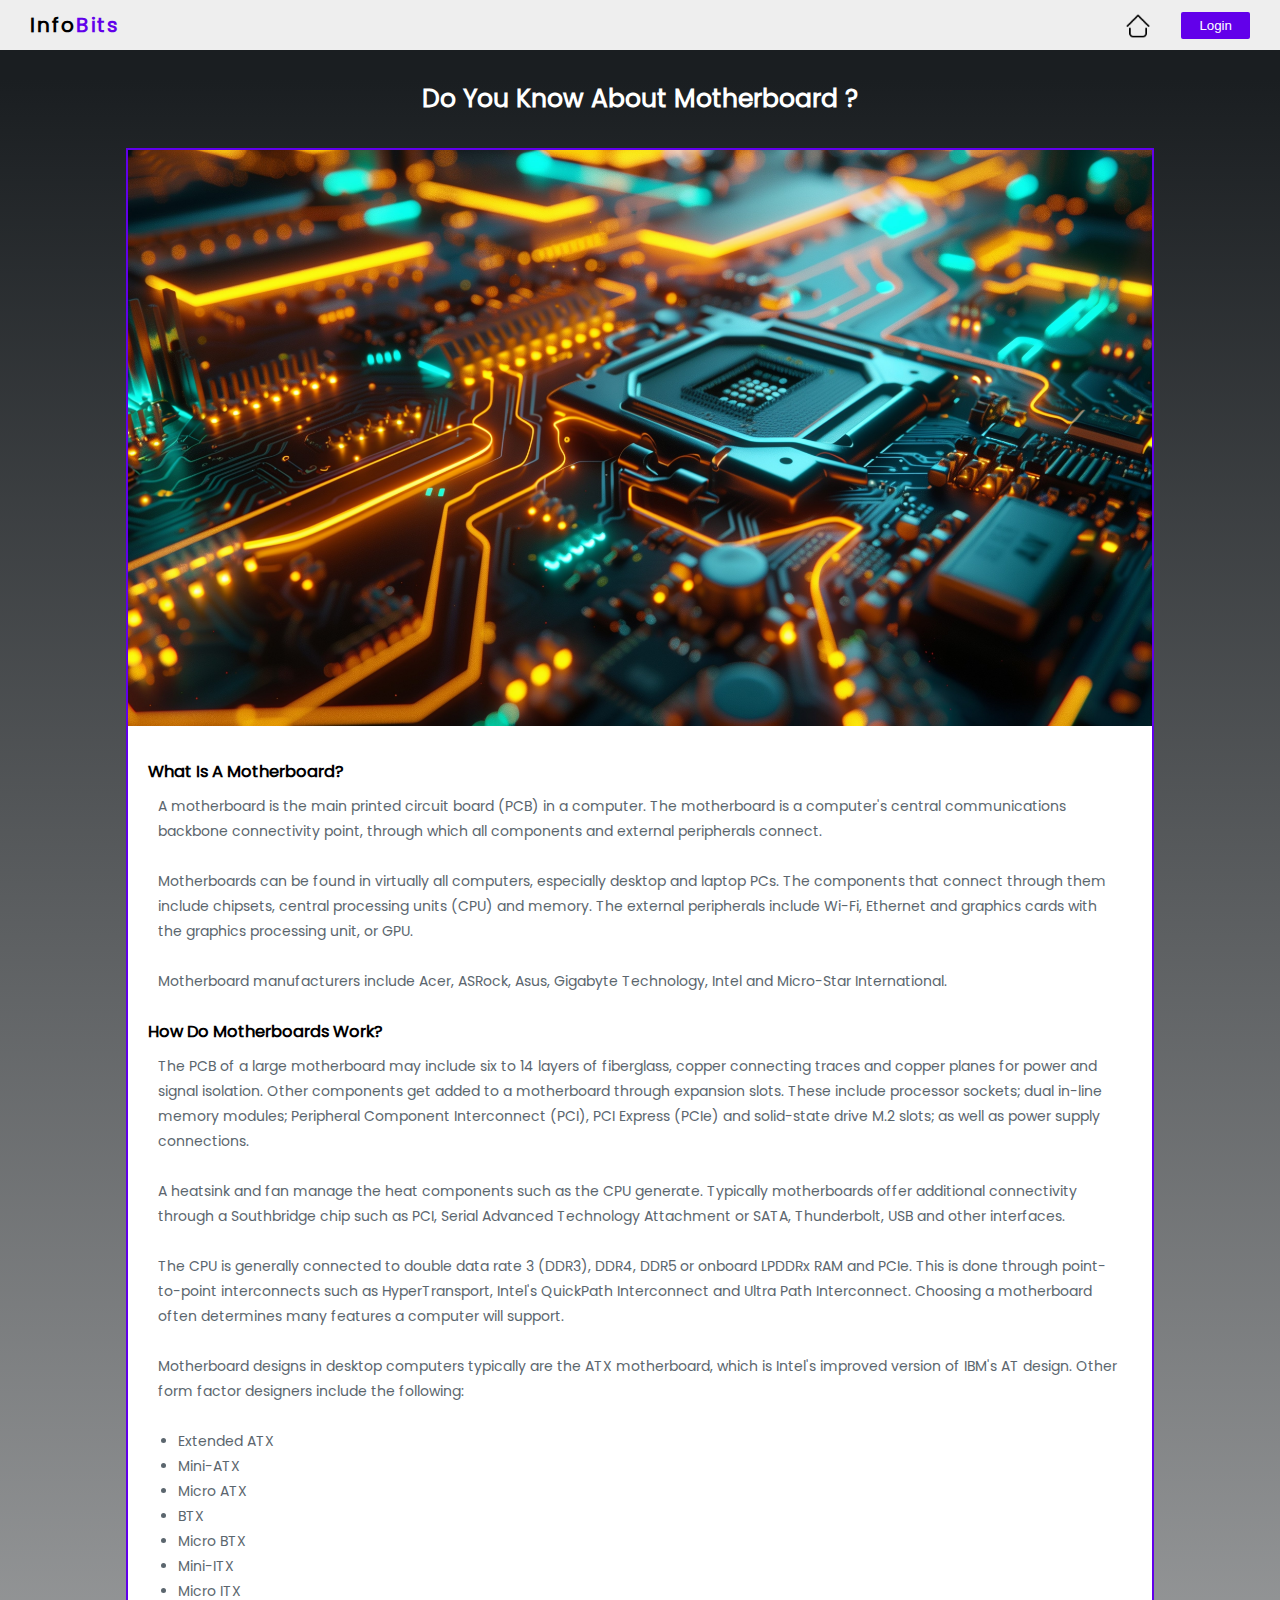
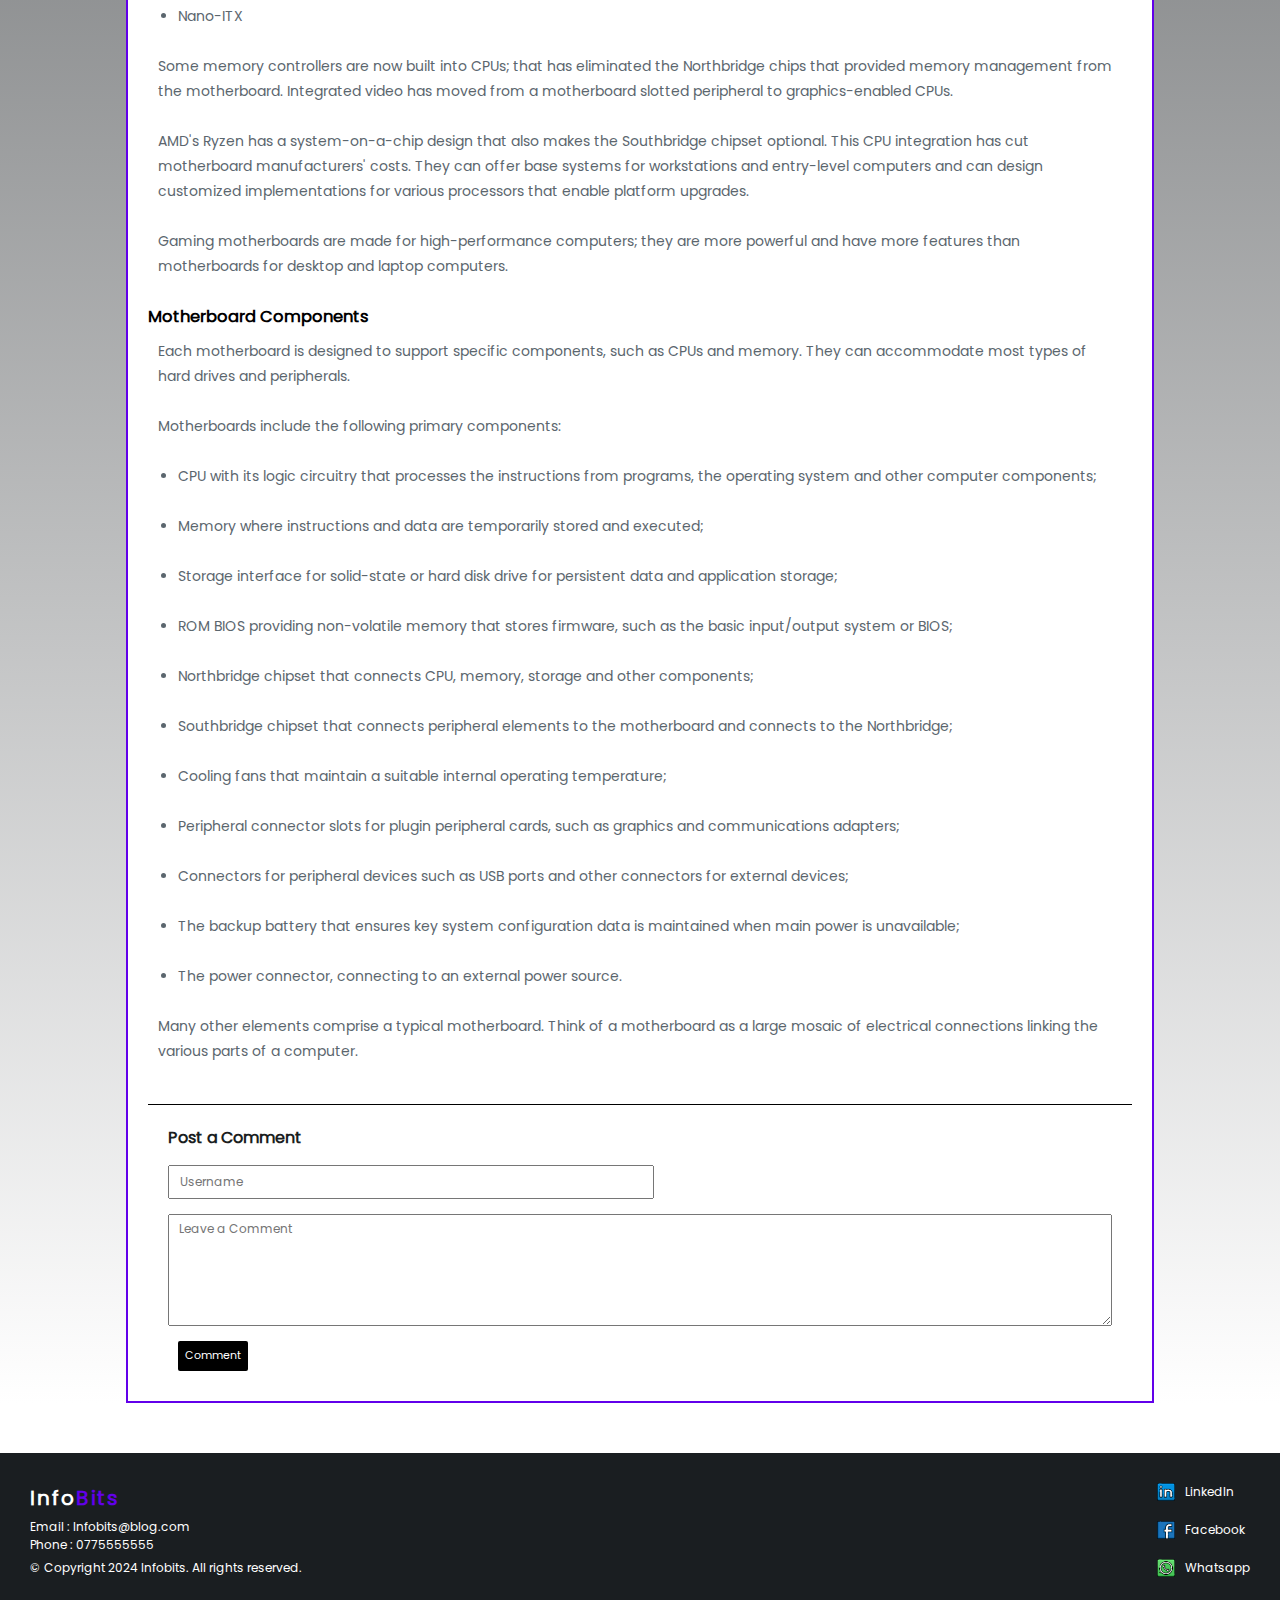
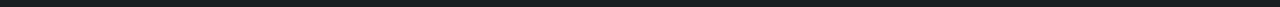
<file: Articles/article_6.html>
<!DOCTYPE html>
<html lang="en">

<head>
    <meta charset="UTF-8">
    <meta name="viewport" content="width=device-width, initial-scale=1.0">
    <title>Document</title>
    <link rel="stylesheet" href="../Files/style.css">
</head>

<body>

    <!--Header-->
    <header>
        <!--Navigation Bar-->
        <nav class="nav container">
            <h1>Info<span>Bits</span></h1>
            <div class="click">
                <a href="../index.html"><img src="../Home/Home_Icon_2.png"></a>
                <a href="../Files/login.html"><button class="login-button">Login</button></a>
            </div>
        </nav>
    </header>

    <!--Article-->
    <div class="article-container">
        <div class="article-header">
            <p class="article-title">Do You Know About Motherboard ?</p>
        </div>
        <div class="article-content">
            <img src="../Home/Hard_Mo.jpg" alt="Hard_Mo.jpeg"><br><br>

            <h3>What Is A Motherboard?</h3><br>

            <p>A motherboard is the main printed circuit board (PCB) in a computer. The motherboard is a computer's
                central
                communications backbone connectivity point, through which all components and external peripherals
                connect.</p><br>

            <p>Motherboards can be found in virtually all computers, especially desktop and laptop PCs. The components
                that
                connect through them include chipsets, central processing units (CPU) and memory. The external
                peripherals
                include Wi-Fi, Ethernet and graphics cards with the graphics processing unit, or GPU.</p><br>

            <p>Motherboard manufacturers include Acer, ASRock, Asus, Gigabyte Technology, Intel and Micro-Star
                International.</p><br>

            <h3>How Do Motherboards Work?</h3><br>

            <p>The PCB of a large motherboard may include six to 14 layers of fiberglass, copper connecting traces and
                copper planes for power and signal isolation. Other components get added to a motherboard through
                expansion
                slots. These include processor sockets; dual in-line memory modules; Peripheral Component Interconnect
                (PCI), PCI Express (PCIe) and solid-state drive M.2 slots; as well as power supply connections.</p><br>

            <p>A heatsink and fan manage the heat components such as the CPU generate. Typically motherboards offer
                additional connectivity through a Southbridge chip such as PCI, Serial Advanced Technology Attachment or
                SATA, Thunderbolt, USB and other interfaces.</p><br>

            <p>The CPU is generally connected to double data rate 3 (DDR3), DDR4, DDR5 or onboard LPDDRx RAM and PCIe.
                This
                is done through point-to-point interconnects such as HyperTransport, Intel's QuickPath Interconnect and
                Ultra Path Interconnect. Choosing a motherboard often determines many features a computer will support.
            </p><br>

            <p>Motherboard designs in desktop computers typically are the ATX motherboard, which is Intel's improved
                version of IBM's AT design. Other form factor designers include the following:</p><br>

            <ul>
                <li> Extended ATX</li>
                <li> Mini-ATX</li>
                <li> Micro ATX</li>
                <li> BTX</li>
                <li> Micro BTX</li>
                <li> Mini-ITX</li>
                <li> Micro ITX</li>
                <li> Nano-ITX</li><br>
            </ul>

            <p>Some memory controllers are now built into CPUs; that has eliminated the Northbridge chips that provided
                memory management from the motherboard. Integrated video has moved from a motherboard slotted peripheral
                to
                graphics-enabled CPUs.</p><br>

            <p>AMD's Ryzen has a system-on-a-chip design that also makes the Southbridge chipset optional. This CPU
                integration has cut motherboard manufacturers' costs. They can offer base systems for workstations and
                entry-level computers and can design customized implementations for various processors that enable
                platform
                upgrades.</p><br>

            <p>Gaming motherboards are made for high-performance computers; they are more powerful and have more
                features
                than motherboards for desktop and laptop computers.</p><br>

            <h3>Motherboard Components</h3><br>

            <p>Each motherboard is designed to support specific components, such as CPUs and memory. They can
                accommodate
                most types of hard drives and peripherals.</p><br>

            <p>Motherboards include the following primary components:</p><br>

            <ul>

                <li>CPU with its logic circuitry that processes the instructions from programs, the operating system and
                    other
                    computer components;</li><br>

                <li>Memory where instructions and data are temporarily stored and executed;</li><br>

                <li>Storage interface for solid-state or hard disk drive for persistent data and application storage;
                </li><br>

                <li>ROM BIOS providing non-volatile memory that stores firmware, such as the basic input/output system
                    or BIOS;</li><br>

                <li>Northbridge chipset that connects CPU, memory, storage and other components;</li><br>

                <li>Southbridge chipset that connects peripheral elements to the motherboard and connects to the
                    Northbridge;</li><br>

                <li>Cooling fans that maintain a suitable internal operating temperature;</li><br>

                <li>Peripheral connector slots for plugin peripheral cards, such as graphics and communications
                    adapters;</li><br>

                <li>Connectors for peripheral devices such as USB ports and other connectors for external devices;</li>
                <br>

                <li>The backup battery that ensures key system configuration data is maintained when main power is
                    unavailable;</li><br>

                <li>The power connector, connecting to an external power source.</li><br>
            </ul>

            <p>Many other elements comprise a typical motherboard. Think of a motherboard as a large mosaic of
                electrical
                connections linking the various parts of a computer.</p>
            <div class="article-comment" id="A6">
                <p>Post a Comment</p>
                <input type="text" placeholder="Username">
                <textarea placeholder="Leave a Comment"></textarea>
                <button>Comment</button>
            </div>
        </div>
    </div>

    <!--Footer-->
    <footer>
        <div class="footer-content">
            <div class="footer-text">
                <h1>Info<span>Bits</span></h1>
                <p>Email : Infobits@blog.com<br>
                    Phone : 0775555555</p>
                <p class="copy">© Copyright 2024 Infobits. All rights reserved.</p>
            </div>
            <div class="footer-social">
                <div><img src="../Social/LinkedIn_2.png">
                    <p>LinkedIn</p>
                </div>
                <div><img src="../Social/Facebook_2.png">
                    <p>Facebook</p>
                </div>
                <div><img src="../Social/Whatsapp_2.png">
                    <p>Whatsapp</p>
                </div>
            </div>
        </div>
    </footer>

</body>

</html>
</file>
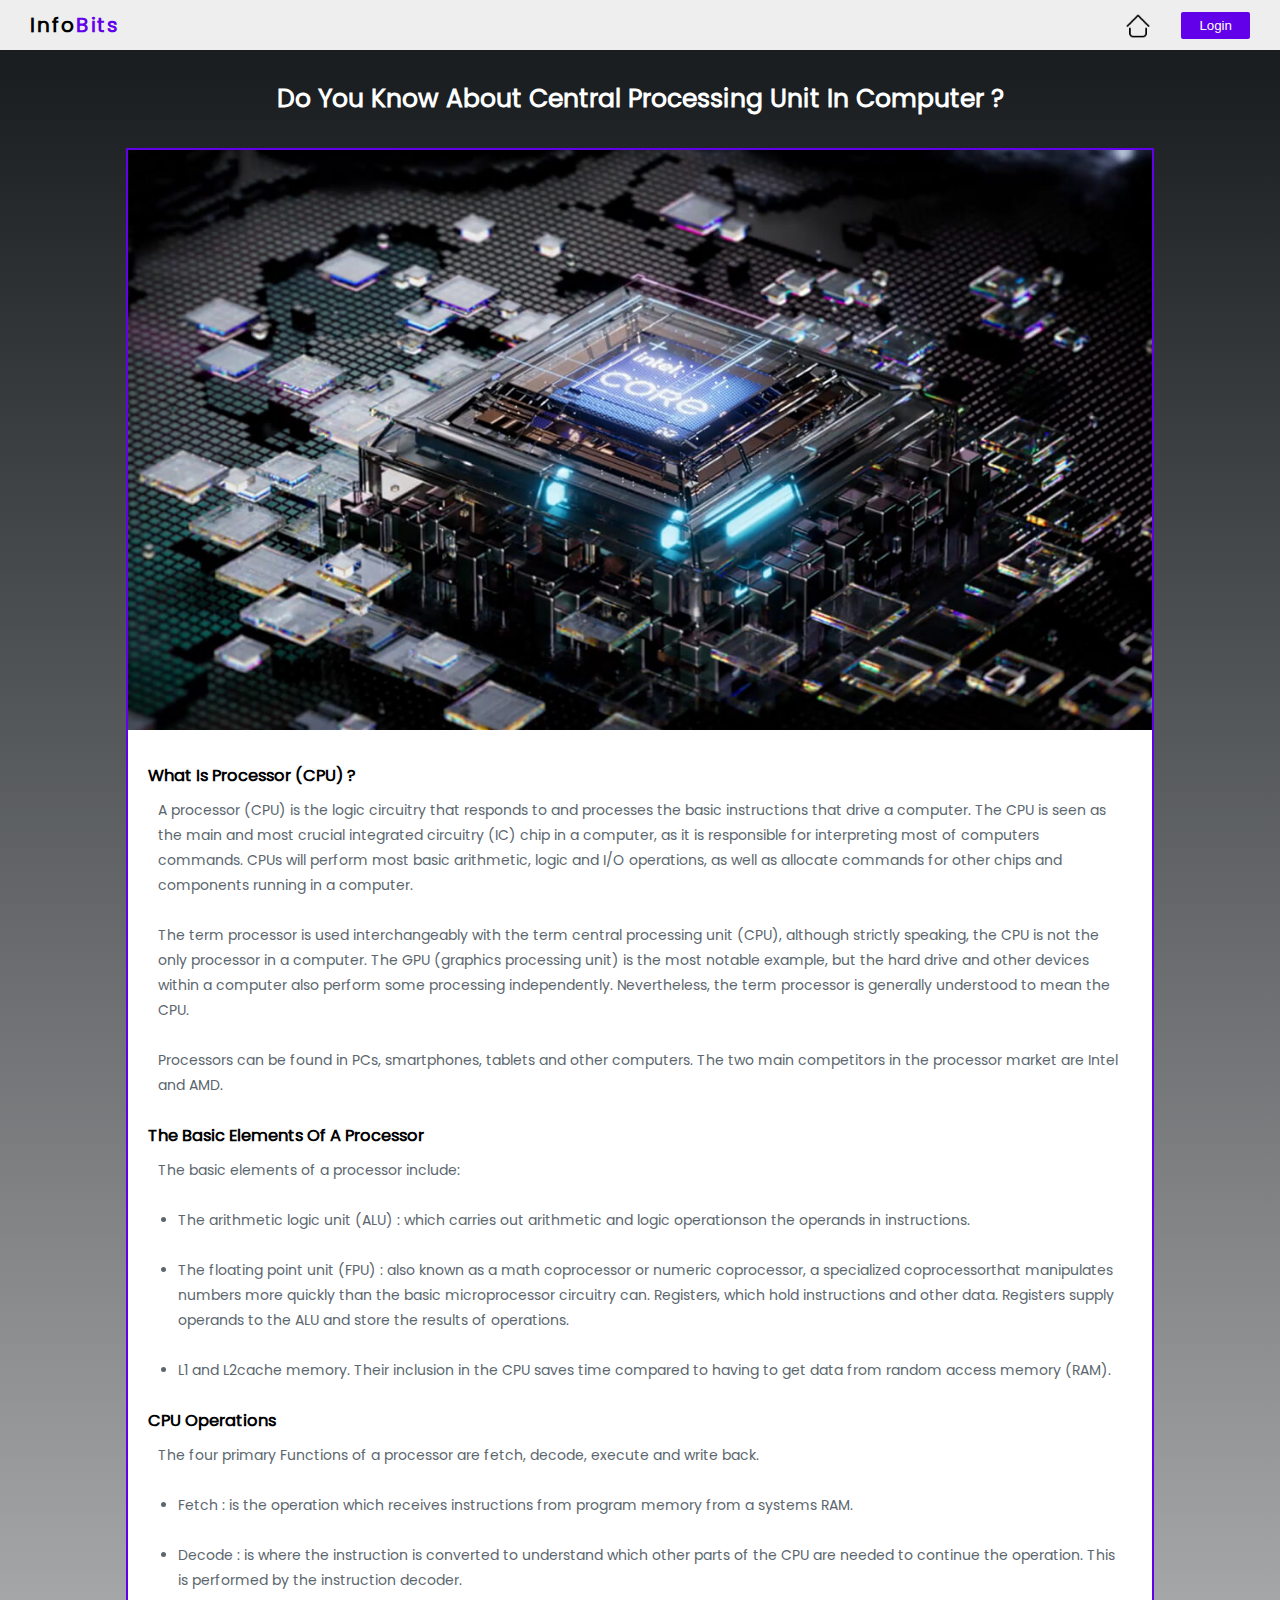
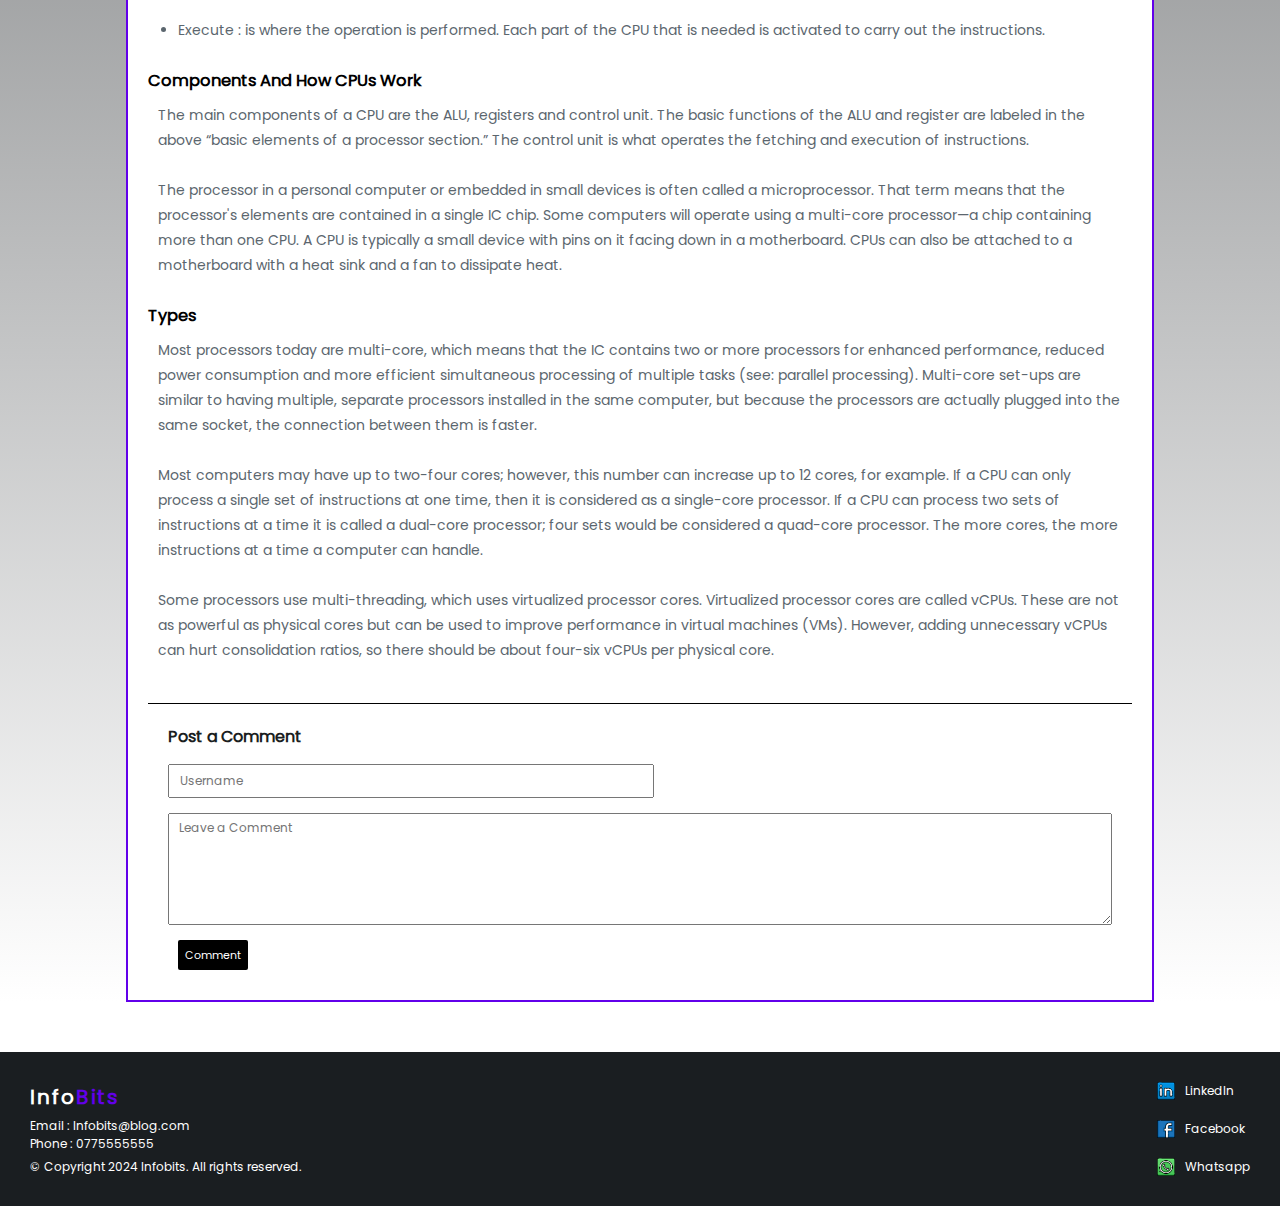
<file: Articles/article_7.html>
<!DOCTYPE html>
<html lang="en">

<head>
    <meta charset="UTF-8">
    <meta name="viewport" content="width=device-width, initial-scale=1.0">
    <title>Document</title>
    <link rel="stylesheet" href="../Files/style.css">
</head>

<body>

    <!--Header-->
    <header>
        <!--Navigation Bar-->
        <nav class="nav container">
            <h1>Info<span>Bits</span></h1>
            <div class="click">
                <a href="../index.html"><img src="../Home/Home_Icon_2.png"></a>
                <a href="../Files/login.html"><button class="login-button">Login</button></a>
            </div>
        </nav>
    </header>

    <!--Article-->
    <div class="article-container">
        <div class="article-header">
            <p class="article-title">Do You Know About Central Processing Unit In Computer ?</p>
        </div>
        <div class="article-content">
            <img src="../Home/Processor_1.jpg" alt="Processor_2.jpeg"><br><br>

            <h3>What Is Processor (CPU) ?</h3><br>

            <p>A processor (CPU) is the logic circuitry that responds to and processes the basic instructions that drive
                a
                computer. The CPU is seen as the main and most crucial integrated circuitry (IC) chip in a computer, as
                it
                is responsible for interpreting most of computers commands. CPUs will perform most basic arithmetic,
                logic
                and I/O operations, as well as allocate commands for other chips and components running in a computer.
            </p><br>

            <p>The term processor is used interchangeably with the term central processing unit (CPU), although strictly
                speaking, the CPU is not the only processor in a computer. The GPU (graphics processing unit) is the
                most
                notable example, but the hard drive and other devices within a computer also perform some processing
                independently. Nevertheless, the term processor is generally understood to mean the CPU.</p><br>

            <p>Processors can be found in PCs, smartphones, tablets and other computers. The two main competitors in
                the
                processor market are Intel and AMD.</p><br>

            <h3>The Basic Elements Of A Processor</h3><br>

            <p>The basic elements of a processor include:</p><br>

            <ul>
                <li>The arithmetic logic unit (ALU) : which carries out arithmetic and logic operationson the operands
                    in
                    instructions.</li><br>

                <li>The floating point unit (FPU) : also known as a math coprocessor or numeric coprocessor, a
                    specialized
                    coprocessorthat manipulates numbers more quickly than the basic microprocessor circuitry can.
                    Registers, which hold instructions and other data. Registers supply operands to the ALU and store
                    the
                    results of operations.</li><br>

                <li>L1 and L2cache memory. Their inclusion in the CPU saves time compared to having to get data from
                    random
                    access memory (RAM).</li><br>
            </ul>

            <h3>CPU Operations</h3><br>

            <p>The four primary Functions of a processor are fetch, decode, execute and write back.</p><br>

            <ul>
                <li>Fetch : is the operation which receives instructions from program memory from a systems RAM.
                </li><br>

                <li>Decode : is where the instruction is converted to understand which other parts of the CPU
                    are needed to
                    continue the operation. This is performed by the instruction decoder.</li><br>

                <li>Execute : is where the operation is performed. Each part of the CPU that is needed is
                    activated to carry out
                    the instructions.</li><br>
            </ul>

            <h3>Components And How CPUs Work</h3><br>

            <p>The main components of a CPU are the ALU, registers and control unit. The basic functions of the
                ALU and
                register are labeled in the above “basic elements of a processor section.” The control unit is
                what operates
                the fetching and execution of instructions.</p><br>

            <p>The processor in a personal computer or embedded in small devices is often called a
                microprocessor. That
                term means that the processor's elements are contained in a single IC chip. Some computers will
                operate
                using a multi-core processor—a chip containing more than one CPU. A CPU is typically a small
                device with
                pins on it facing down in a motherboard. CPUs can also be attached to a motherboard with a heat
                sink and a
                fan to dissipate heat.</p><br>

            <h3>Types</h3><br>

            <p>Most processors today are multi-core, which means that the IC contains two or more processors for
                enhanced
                performance, reduced power consumption and more efficient simultaneous processing of multiple
                tasks (see:
                parallel processing). Multi-core set-ups are similar to having multiple, separate processors
                installed in
                the same computer, but because the processors are actually plugged into the same socket, the
                connection
                between them is faster.</p><br>

            <p>Most computers may have up to two-four cores; however, this number can increase up to 12 cores,
                for example.
                If a CPU can only process a single set of instructions at one time, then it is considered as a
                single-core
                processor. If a CPU can process two sets of instructions at a time it is called a dual-core
                processor; four
                sets would be considered a quad-core processor. The more cores, the more instructions at a time
                a computer
                can handle.</p><br>

            <p>Some processors use multi-threading, which uses virtualized processor cores. Virtualized
                processor cores are
                called vCPUs. These are not as powerful as physical cores but can be used to improve performance
                in virtual
                machines (VMs). However, adding unnecessary vCPUs can hurt consolidation ratios, so there should
                be about
                four-six vCPUs per physical core.</p>
            <div class="article-comment" id="A7">
                <p>Post a Comment</p>
                <input type="text" placeholder="Username">
                <textarea placeholder="Leave a Comment"></textarea>
                <button>Comment</button>
            </div>
        </div>
    </div>

    <!--Footer-->
    <footer>
        <div class="footer-content">
            <div class="footer-text">
                <h1>Info<span>Bits</span></h1>
                <p>Email : Infobits@blog.com<br>
                    Phone : 0775555555</p>
                <p class="copy">© Copyright 2024 Infobits. All rights reserved.</p>
            </div>
            <div class="footer-social">
                <div><img src="../Social/LinkedIn_2.png">
                    <p>LinkedIn</p>
                </div>
                <div><img src="../Social/Facebook_2.png">
                    <p>Facebook</p>
                </div>
                <div><img src="../Social/Whatsapp_2.png">
                    <p>Whatsapp</p>
                </div>
            </div>
        </div>
    </footer>

</body>

</html>
</file>
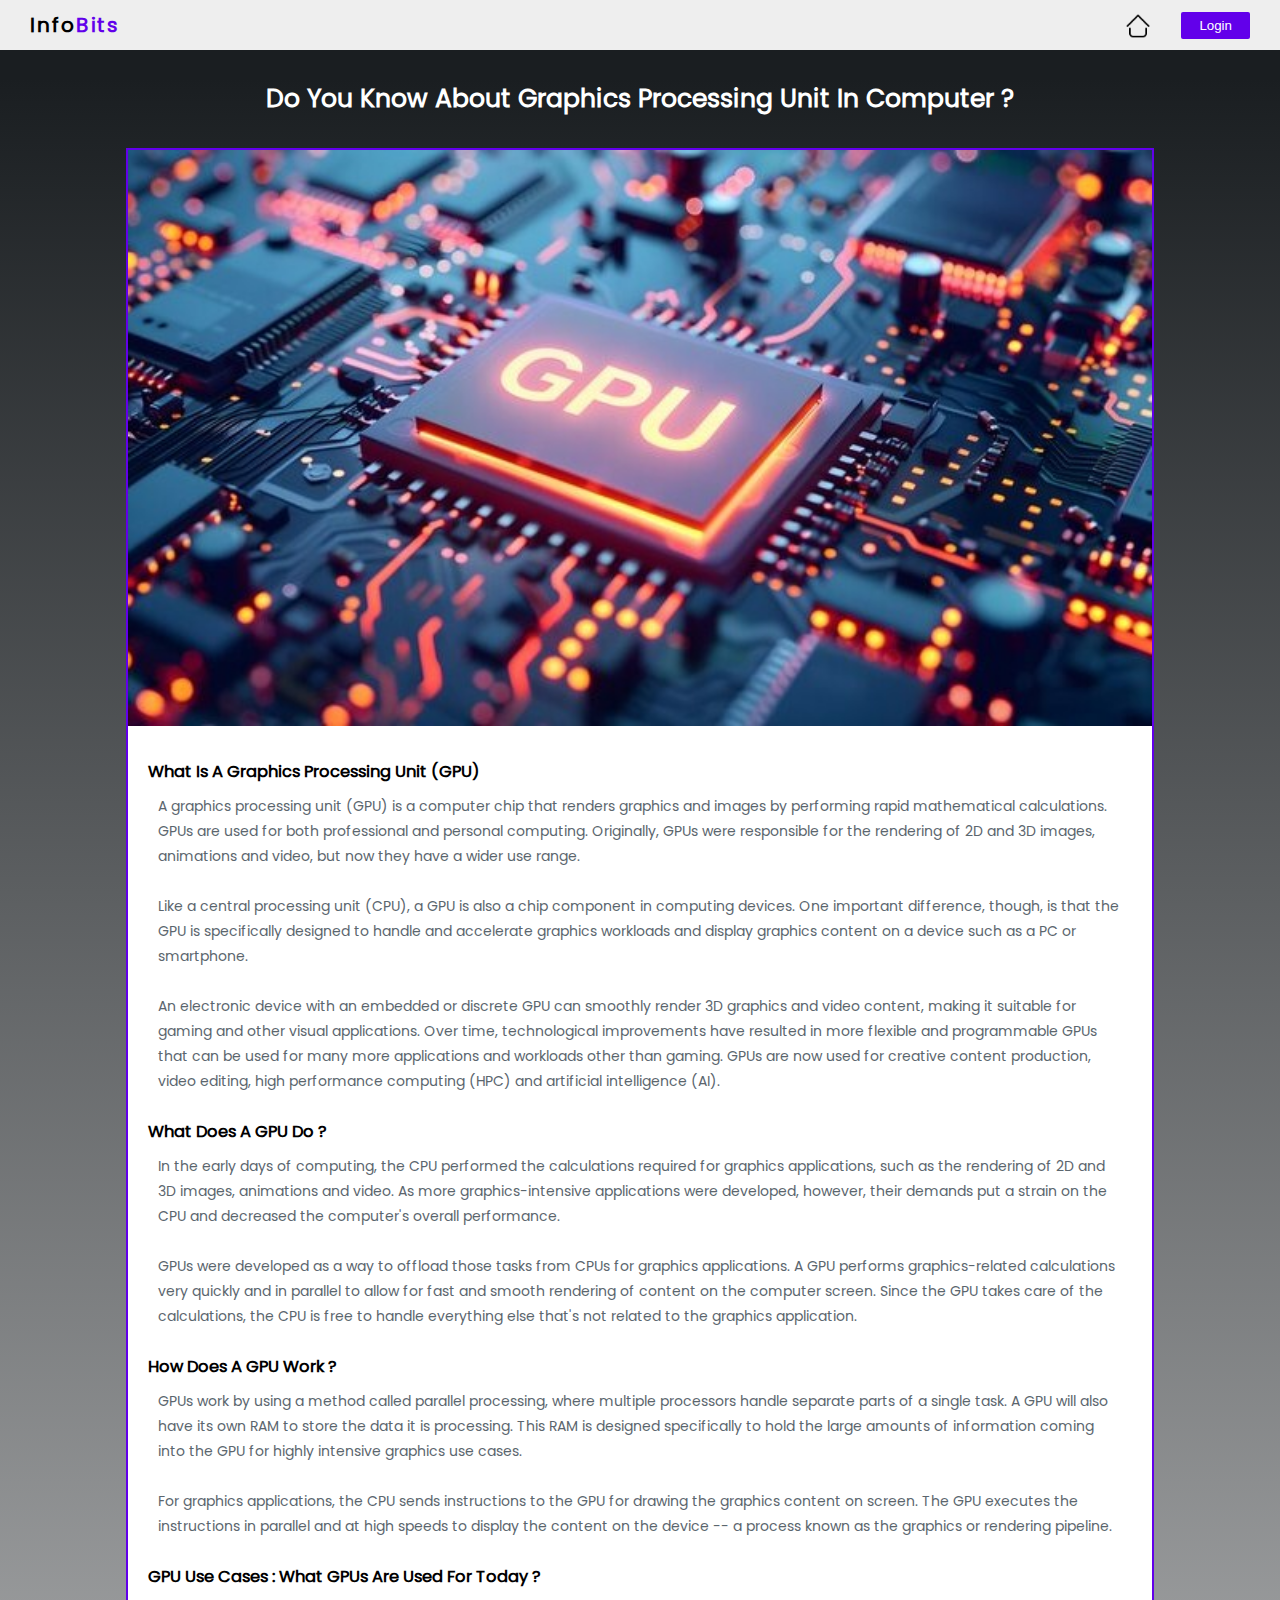
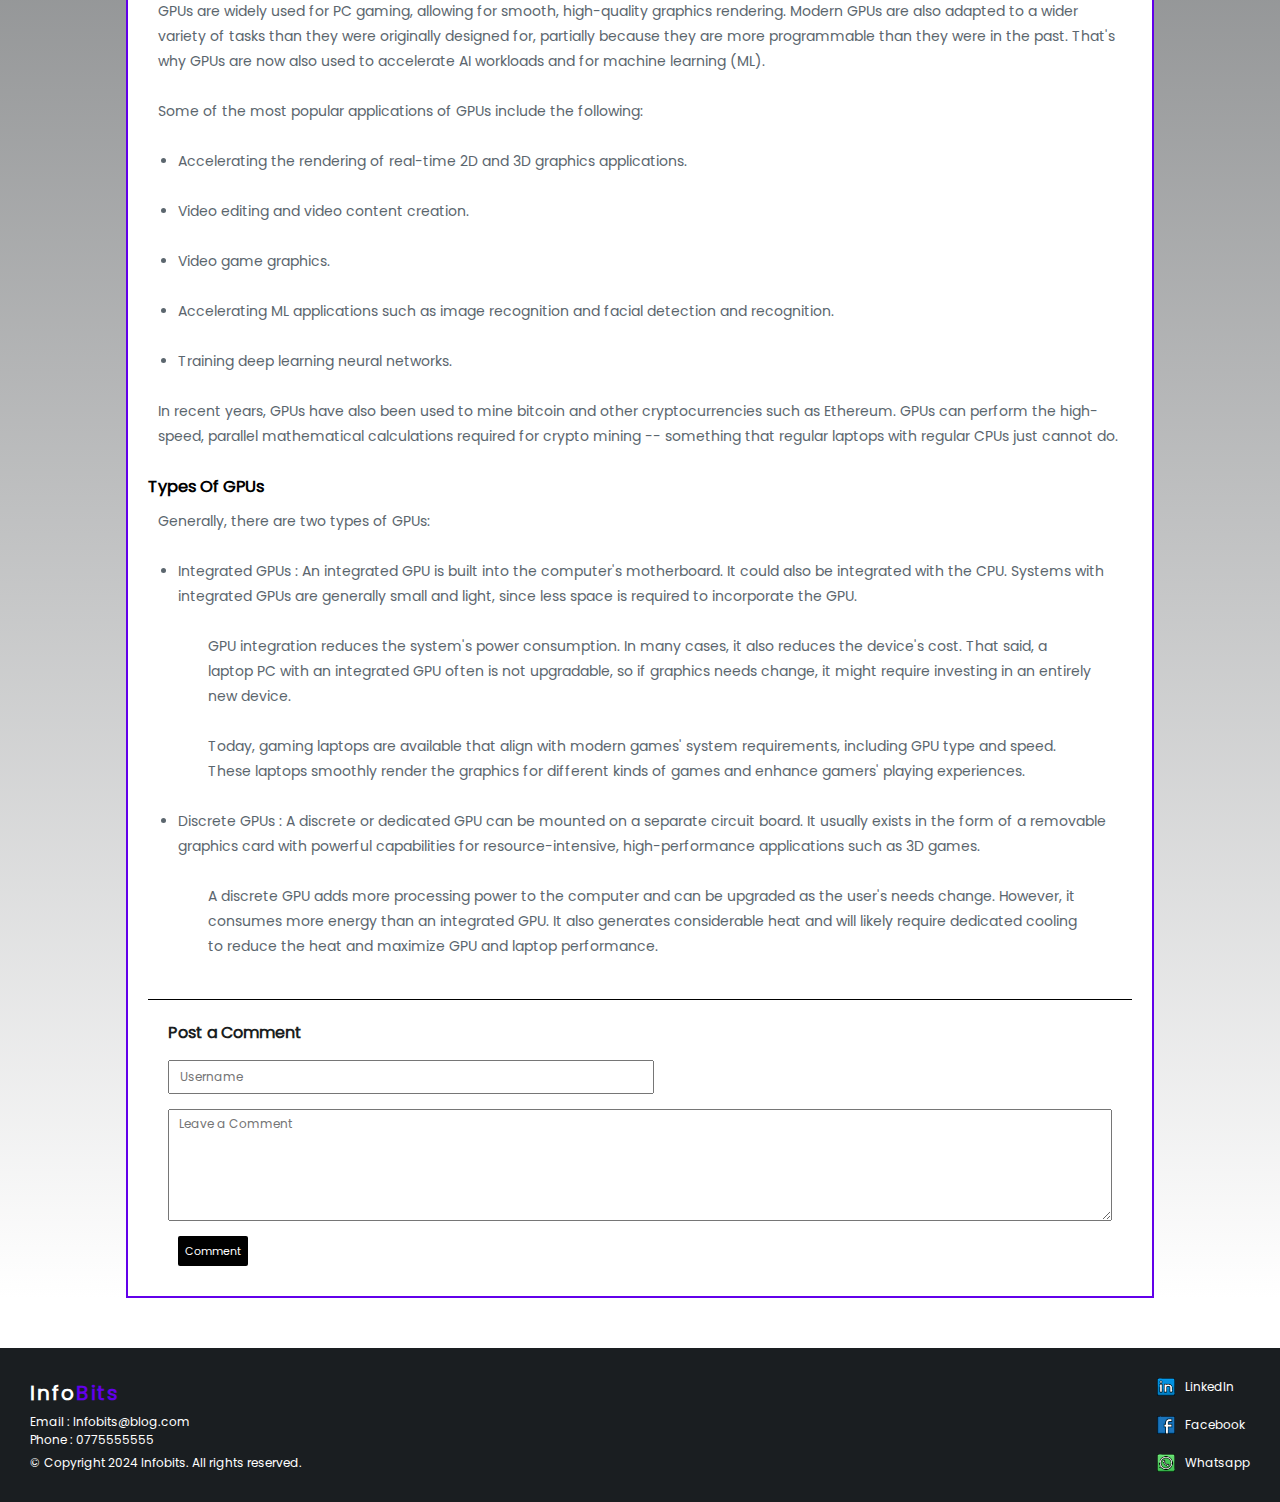
<file: Articles/article_8.html>
<!DOCTYPE html>
<html lang="en">

<head>
    <meta charset="UTF-8">
    <meta name="viewport" content="width=device-width, initial-scale=1.0">
    <title>Document</title>
    <link rel="stylesheet" href="../Files/style.css">
</head>

<body>

    <!--Header-->
    <header>
        <!--Navigation Bar-->
        <nav class="nav container">
            <h1>Info<span>Bits</span></h1>
            <div class="click">
                <a href="../index.html"><img src="../Home/Home_Icon_2.png"></a>
                <a href="../Files/login.html"><button class="login-button">Login</button></a>
            </div>
        </nav>
    </header>

    <!--Article-->
    <div class="article-container">
        <div class="article-header">
            <p class="article-title">Do You Know About Graphics Processing Unit In Computer ?</p>
        </div>
        <div class="article-content">
            <img src="../Home/Graphics_2.jpg" alt="Graphics_2.jpeg"><br><br>

            <h3> What Is A Graphics Processing Unit (GPU)</h3><br>

            <p>A graphics processing unit (GPU) is a computer chip that renders graphics and images by performing rapid
                mathematical calculations. GPUs are used for both professional and personal computing. Originally, GPUs
                were
                responsible for the rendering of 2D and 3D images, animations and video, but now they have a wider use
                range.</p><br>

            <p>Like a central processing unit (CPU), a GPU is also a chip component in computing devices. One important
                difference, though, is that the GPU is specifically designed to handle and accelerate graphics workloads
                and
                display graphics content on a device such as a PC or smartphone.</p><br>

            <p>An electronic device with an embedded or discrete GPU can smoothly render 3D graphics and video content,
                making it suitable for gaming and other visual applications. Over time, technological improvements have
                resulted in more flexible and programmable GPUs that can be used for many more applications and
                workloads
                other than gaming. GPUs are now used for creative content production, video editing, high performance
                computing (HPC) and artificial intelligence (AI).</p><br>

            <h3>What Does A GPU Do ?</h3><br>

            <p>In the early days of computing, the CPU performed the calculations required for graphics applications,
                such
                as the rendering of 2D and 3D images, animations and video. As more graphics-intensive applications were
                developed, however, their demands put a strain on the CPU and decreased the computer's overall
                performance.</p><br>

            <p>GPUs were developed as a way to offload those tasks from CPUs for graphics applications. A GPU performs
                graphics-related calculations very quickly and in parallel to allow for fast and smooth rendering of
                content
                on the computer screen. Since the GPU takes care of the calculations, the CPU is free to handle
                everything
                else that's not related to the graphics application.</p><br>

            <h3>How Does A GPU Work ?</h3><br>

            <p>GPUs work by using a method called parallel processing, where multiple processors handle separate parts
                of a
                single task. A GPU will also have its own RAM to store the data it is processing. This RAM is designed
                specifically to hold the large amounts of information coming into the GPU for highly intensive graphics
                use
                cases.</p><br>

            <p>For graphics applications, the CPU sends instructions to the GPU for drawing the graphics content on
                screen.
                The GPU executes the instructions in parallel and at high speeds to display the content on the device --
                a
                process known as the graphics or rendering pipeline.</p><br>

            <h3>GPU Use Cases : What GPUs Are Used For Today ?</h3><br>

            <p>GPUs are widely used for PC gaming, allowing for smooth, high-quality graphics rendering. Modern GPUs are
                also adapted to a wider variety of tasks than they were originally designed for, partially because they
                are
                more programmable than they were in the past. That's why GPUs are now also used to accelerate AI
                workloads
                and for machine learning (ML).</p><br>

            <p>Some of the most popular applications of GPUs include the following:</p><br>

            <ul>
                <li>Accelerating the rendering of real-time 2D and 3D graphics applications.</li><br>
                <li>Video editing and video content creation.</li><br>
                <li>Video game graphics.</li><br>
                <li>Accelerating ML applications such as image recognition and facial detection and recognition.</li>
                <br>
                <li>Training deep learning neural networks.</li><br>
            </ul>

            <p>In recent years, GPUs have also been used to mine bitcoin and other cryptocurrencies such as Ethereum.
                GPUs
                can perform the high-speed, parallel mathematical calculations required for crypto mining -- something
                that
                regular laptops with regular CPUs just cannot do.</p><br>


            <h3>Types Of GPUs</h3><br>

            <p>Generally, there are two types of GPUs:</p><br>

            <ul>
                <li>Integrated GPUs : An integrated GPU is built into the computer's motherboard. It could also be
                    integrated
                    with the CPU. Systems with integrated GPUs are generally small and light, since less space is
                    required to
                    incorporate the GPU.</li><br>

                <p>GPU integration reduces the system's power consumption. In many cases, it also reduces the device's
                    cost.
                    That said, a laptop PC with an integrated GPU often is not upgradable, so if graphics needs change,
                    it might
                    require investing in an entirely new device.</p><br>

                <p>Today, gaming laptops are available that align with modern games' system requirements, including GPU
                    type
                    and speed. These laptops smoothly render the graphics for different kinds of games and enhance
                    gamers'
                    playing experiences.</p><br>

                <li>Discrete GPUs : A discrete or dedicated GPU can be mounted on a separate circuit board. It usually
                    exists in the form of a removable graphics card with powerful capabilities for resource-intensive,
                    high-performance applications such as 3D games.</li><br>

                <p>A discrete GPU adds more processing power to the computer and can be upgraded as the user's needs
                    change.
                    However, it consumes more energy than an integrated GPU. It also generates considerable heat and
                    will likely
                    require dedicated cooling to reduce the heat and maximize GPU and laptop performance.</p>
            </ul>
            <div class="article-comment" id="A8">
                <p>Post a Comment</p>
                <input type="text" placeholder="Username">
                <textarea placeholder="Leave a Comment"></textarea>
                <button>Comment</button>
            </div>
        </div>
    </div>

    <!--Footer-->
    <footer>
        <div class="footer-content">
            <div class="footer-text">
                <h1>Info<span>Bits</span></h1>
                <p>Email : Infobits@blog.com<br>
                    Phone : 0775555555</p>
                <p class="copy">© Copyright 2024 Infobits. All rights reserved.</p>
            </div>
            <div class="footer-social">
                <div><img src="../Social/LinkedIn_2.png">
                    <p>LinkedIn</p>
                </div>
                <div><img src="../Social/Facebook_2.png">
                    <p>Facebook</p>
                </div>
                <div><img src="../Social/Whatsapp_2.png">
                    <p>Whatsapp</p>
                </div>
            </div>
        </div>
    </footer>

</body>

</html>
</file>
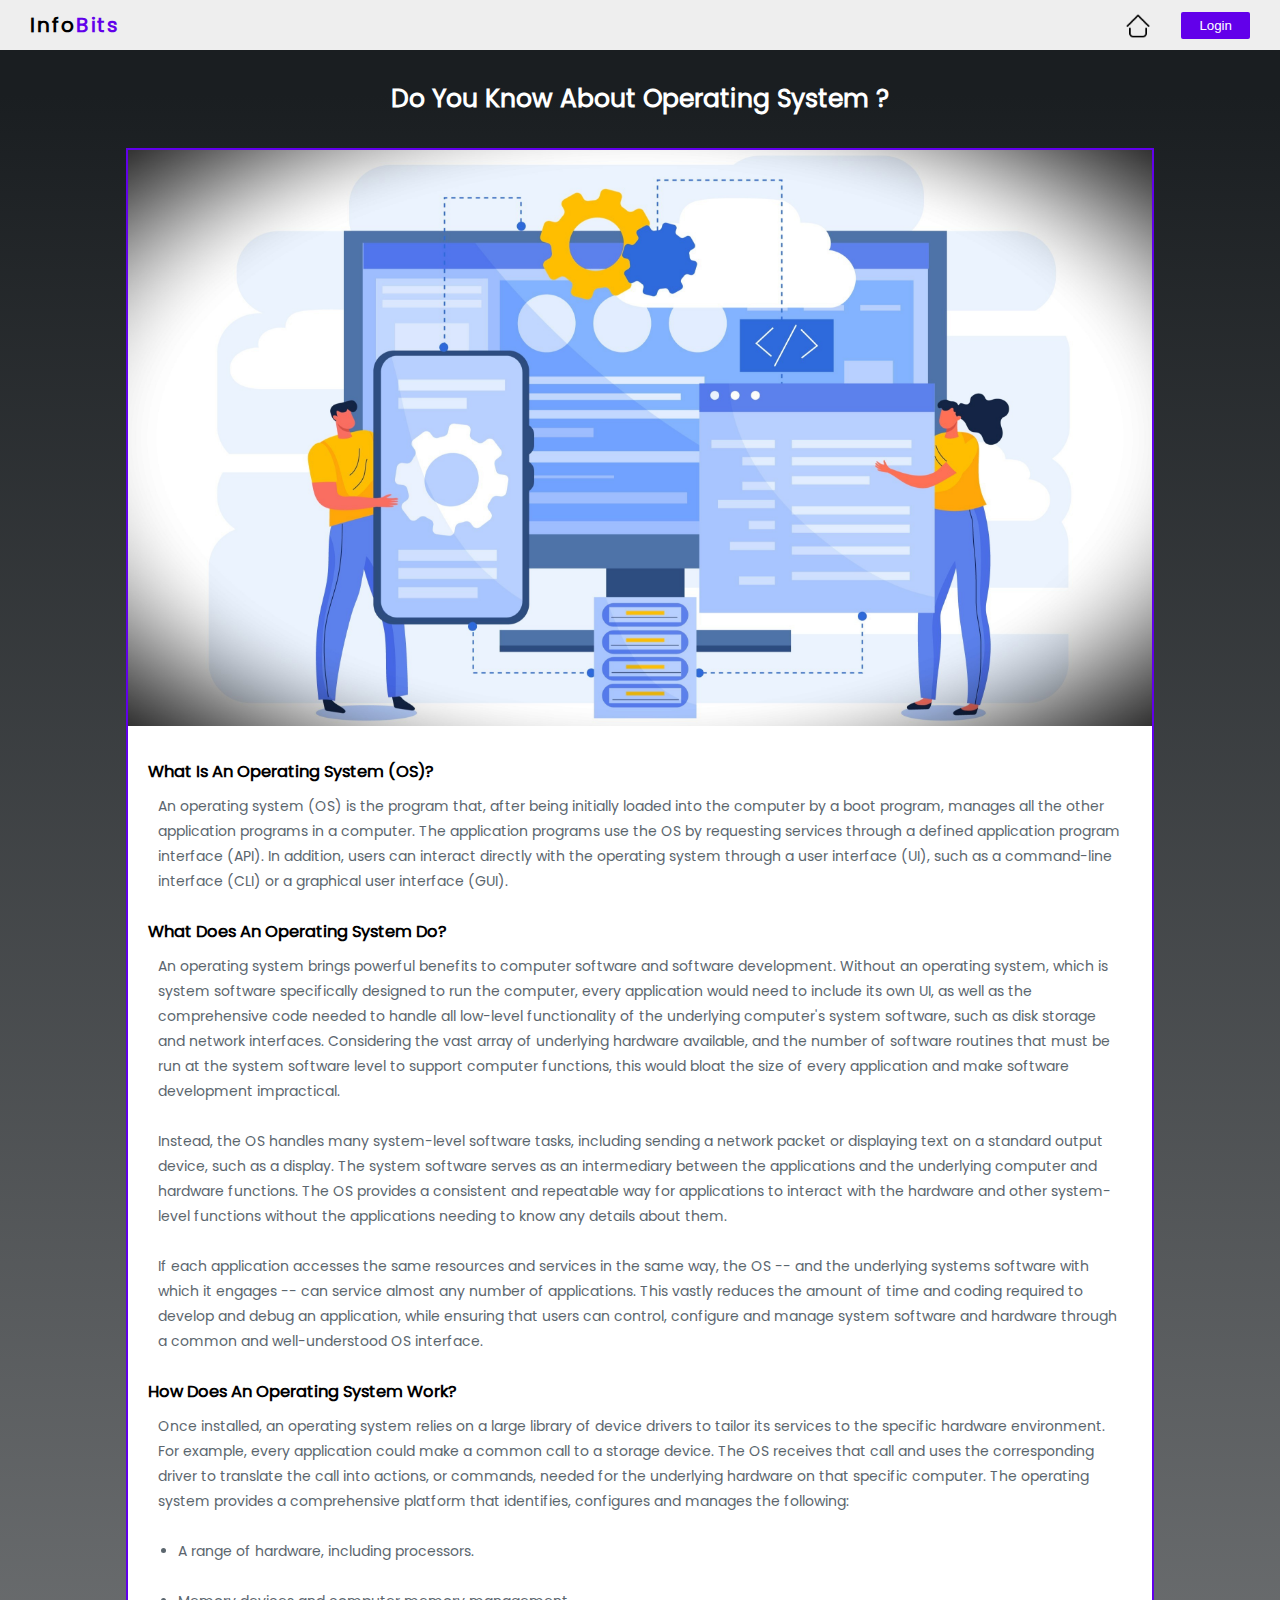
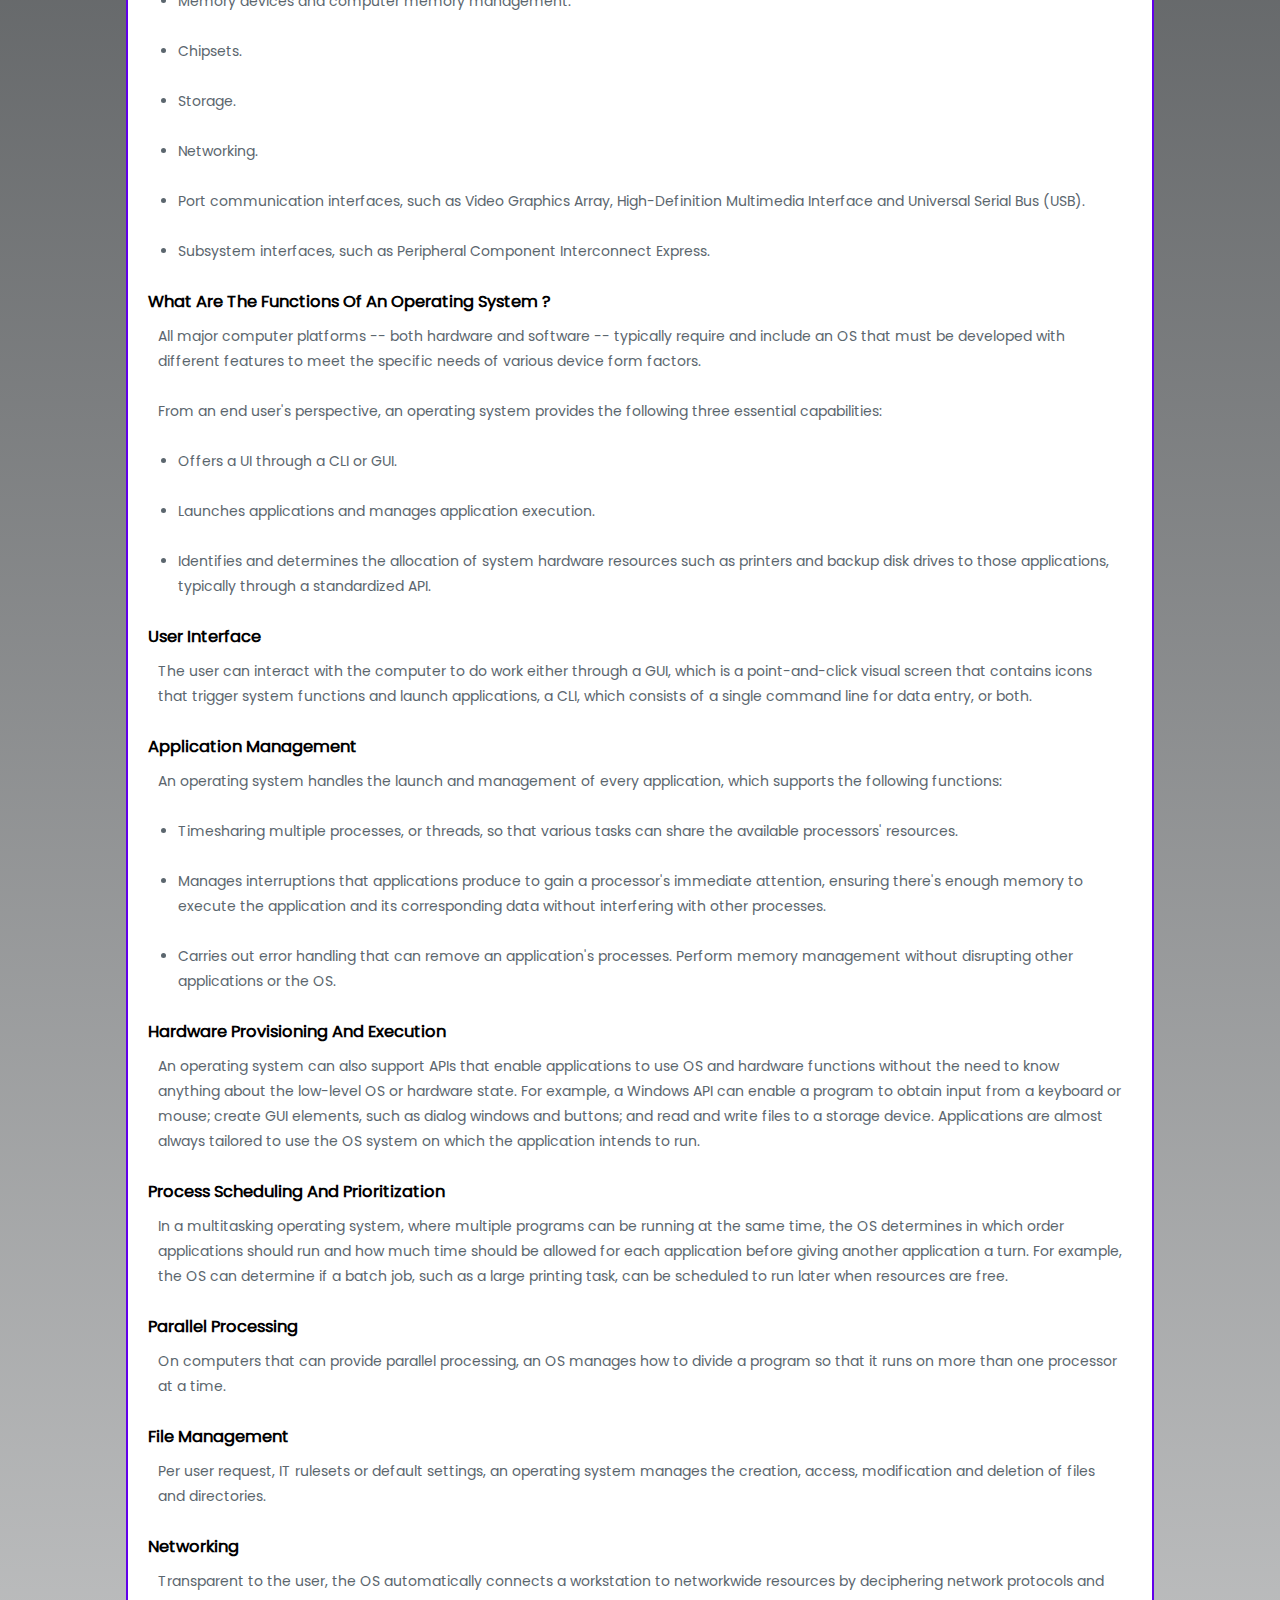
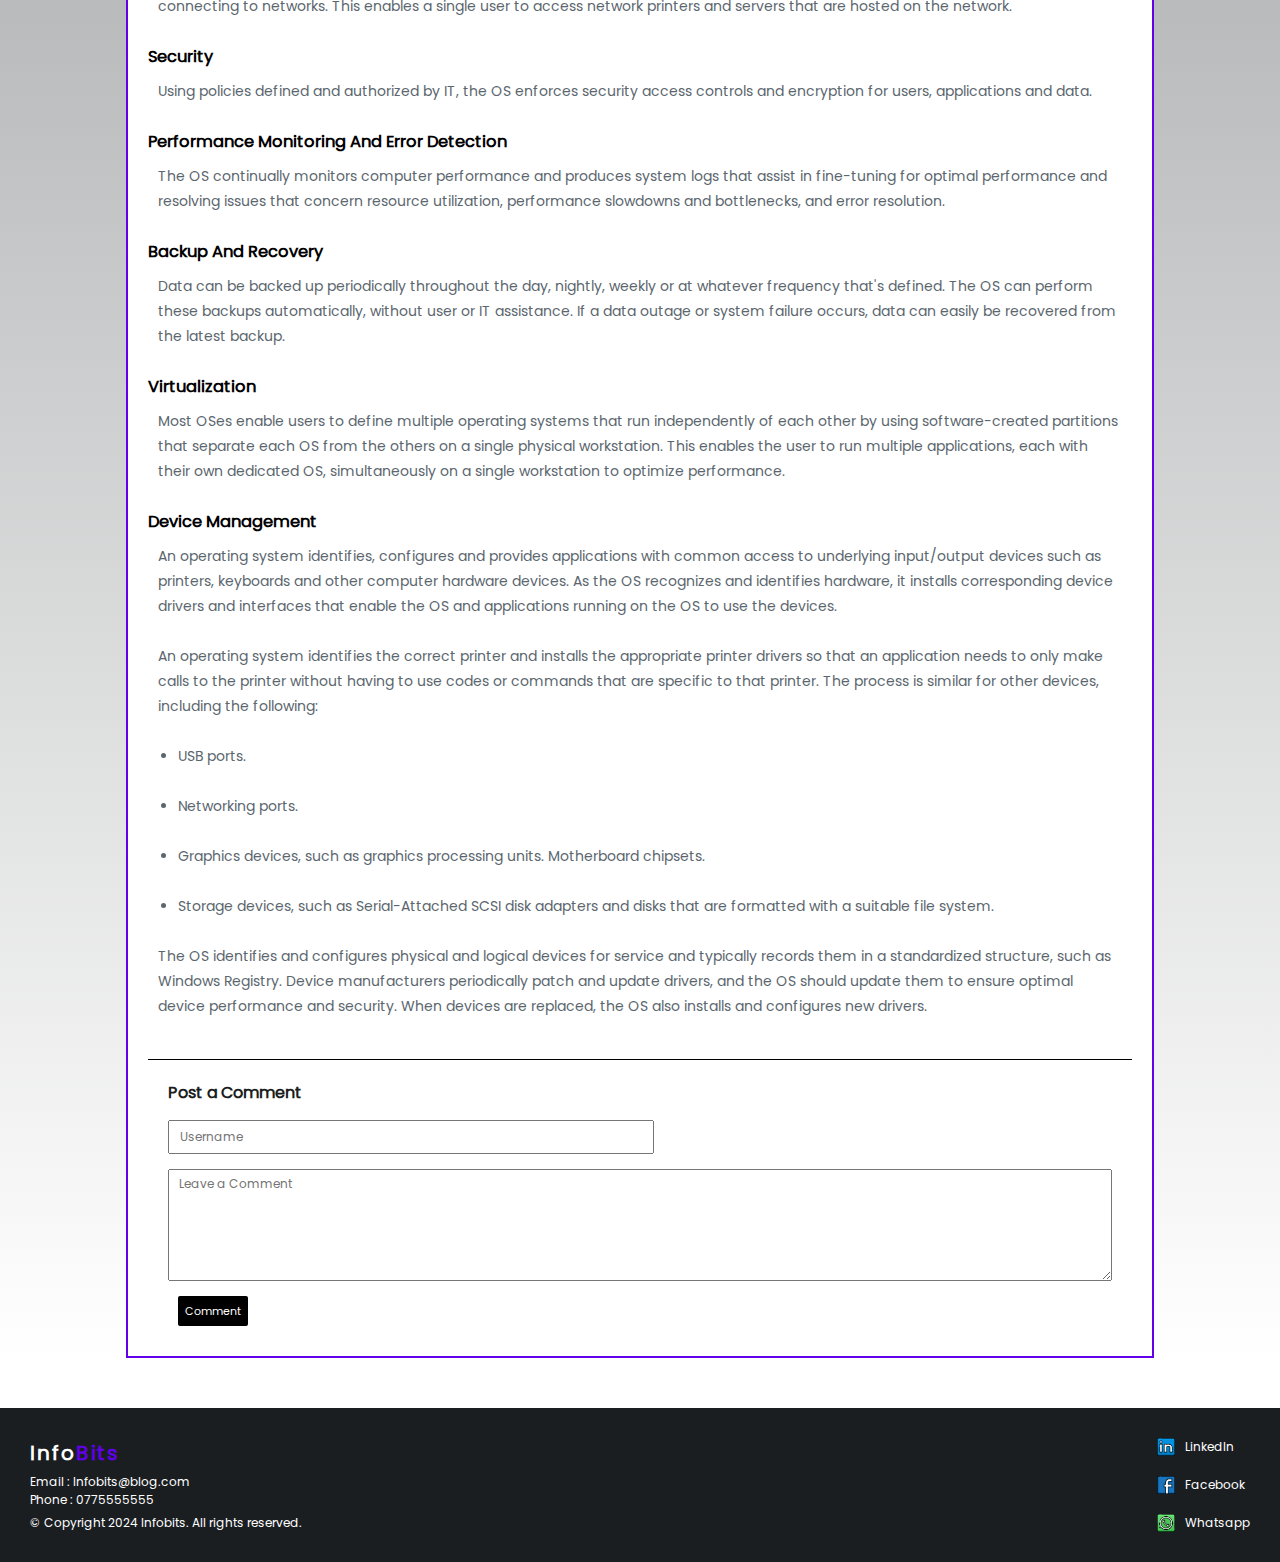
<file: Articles/article_9.html>
<!DOCTYPE html>
<html lang="en">

<head>
    <meta charset="UTF-8">
    <meta name="viewport" content="width=device-width, initial-scale=1.0">
    <title>Document</title>
    <link rel="stylesheet" href="../Files/style.css">
</head>

<body>

    <!--Header-->
    <header>
        <!--Navigation Bar-->
        <nav class="nav container">
            <h1>Info<span>Bits</span></h1>
            <div class="click">
                <a href="../index.html"><img src="../Home/Home_Icon_2.png"></a>
                <a href="../Files/login.html"><button class="login-button">Login</button></a>
            </div>
        </nav>
    </header>

    <!--Article-->
    <div class="article-container">
        <div class="article-header">
            <p class="article-title">Do You Know About Operating System ?</p>
        </div>
        <div class="article-content">
            <img src="../Home/Opsys_1.jpg" alt="Opsys_1.jpeg"><br><br>

            <h3>What Is An Operating System (OS)?</h3><br>

            <p>An operating system (OS) is the program that, after being initially loaded into the computer by a boot
                program, manages all the other application programs in a computer. The application programs use the OS
                by
                requesting services through a defined application program interface (API). In addition, users can
                interact
                directly with the operating system through a user interface (UI), such as a command-line interface (CLI)
                or
                a graphical user interface (GUI).</p><br>

            <h3>What Does An Operating System Do?</h3><br>

            <p>An operating system brings powerful benefits to computer software and software development. Without an
                operating system, which is system software specifically designed to run the computer, every application
                would need to include its own UI, as well as the comprehensive code needed to handle all low-level
                functionality of the underlying computer's system software, such as disk storage and network interfaces.
                Considering the vast array of underlying hardware available, and the number of software routines that
                must
                be run at the system software level to support computer functions, this would bloat the size of every
                application and make software development impractical.</p><br>

            <p>Instead, the OS handles many system-level software tasks, including sending a network packet or
                displaying
                text on a standard output device, such as a display. The system software serves as an intermediary
                between
                the applications and the underlying computer and hardware functions. The OS provides a consistent and
                repeatable way for applications to interact with the hardware and other system-level functions without
                the
                applications needing to know any details about them.</p><br>

            <p>If each application accesses the same resources and services in the same way, the OS -- and the
                underlying
                systems software with which it engages -- can service almost any number of applications. This vastly
                reduces
                the amount of time and coding required to develop and debug an application, while ensuring that users
                can
                control, configure and manage system software and hardware through a common and well-understood OS
                interface.</p><br>

            <h3>How Does An Operating System Work?</h3><br>

            <p>Once installed, an operating system relies on a large library of device drivers to tailor its services to
                the specific hardware environment. For example, every application could make a common call to a storage
                device. The OS receives that call and uses the corresponding driver to translate the call into actions,
                or
                commands, needed for the underlying hardware on that specific computer. The operating system provides a
                comprehensive platform that identifies, configures and manages the following:</p><br>

            <ul>
                <li>A range of hardware, including processors.</li><br>
                <li> Memory devices and computer memory management.</li><br>
                <li>Chipsets.</li><br>
                <li>Storage.</li><br>
                <li>Networking.</li><br>
                <li>Port communication interfaces, such as Video Graphics Array, High-Definition Multimedia
                    Interface and
                    Universal Serial Bus (USB).</li><br>
                <li>Subsystem interfaces, such as Peripheral Component Interconnect Express.</li><br>
            </ul>

            <h3>What Are The Functions Of An Operating System ?</h3><br>

            <p>All major computer platforms -- both hardware and software -- typically require and include an
                OS that must
                be developed with different features to meet the specific needs of various device form factors.</p><br>

            <p>From an end user's perspective, an operating system provides the following three essential
                capabilities:</p><br>

            <ul>
                <li>Offers a UI through a CLI or GUI.</li><br>
                <li>Launches applications and manages application execution.</li><br>
                <li>Identifies and determines the allocation of system hardware resources such as printers and
                    backup disk drives to those applications, typically through a standardized API.</li><br>
            </ul>

            <h3>User Interface</h3><br>

            <p>The user can interact with the computer to do work either through a GUI, which is a
                point-and-click visual
                screen that contains icons that trigger system functions and launch applications, a CLI, which
                consists of a
                single command line for data entry, or both.</p><br>

            <h3>Application Management</h3><br>

            <p>An operating system handles the launch and management of every application, which supports the
                following
                functions:</p><br>

            <ul>
                <li>Timesharing multiple processes, or threads, so that various tasks can share the available
                    processors'
                    resources.</li><br>

                <li>Manages interruptions that applications produce to gain a processor's immediate attention,
                    ensuring there's
                    enough memory to execute the application and its corresponding data without interfering with
                    other
                    processes.</li><br>

                <li>Carries out error handling that can remove an application's processes.
                    Perform memory management without disrupting other applications or the OS.</li><br>
            </ul>

            <h3>Hardware Provisioning And Execution</h3><br>

            <p>An operating system can also support APIs that enable applications to use OS and hardware
                functions without
                the need to know anything about the low-level OS or hardware state. For example, a Windows API
                can enable a
                program to obtain input from a keyboard or mouse; create GUI elements, such as dialog windows
                and buttons;
                and read and write files to a storage device. Applications are almost always tailored to use the
                OS system
                on which the application intends to run.</p><br>

            <h3>Process Scheduling And Prioritization</h3><br>

            <p>In a multitasking operating system, where multiple programs can be running at the same time, the
                OS
                determines in which order applications should run and how much time should be allowed for each
                application
                before giving another application a turn. For example, the OS can determine if a batch job, such
                as a large
                printing task, can be scheduled to run later when resources are free.</p><br>

            <h3>Parallel Processing</h3><br>

            <p>On computers that can provide parallel processing, an OS manages how to divide a program so that
                it runs on
                more than one processor at a time.</p><br>

            <h3>File Management</h3><br>

            <p>Per user request, IT rulesets or default settings, an operating system manages the creation,
                access,
                modification and deletion of files and directories.</p><br>

            <h3>Networking</h3><br>

            <p>Transparent to the user, the OS automatically connects a workstation to networkwide resources by
                deciphering
                network protocols and connecting to networks. This enables a single user to access network
                printers and
                servers that are hosted on the network.</p><br>

            <h3>Security</h3><br>

            <p>Using policies defined and authorized by IT, the OS enforces security access controls and
                encryption for
                users, applications and data.</p><br>

            <h3>Performance Monitoring And Error Detection</h3><br>

            <p>The OS continually monitors computer performance and produces system logs that assist in
                fine-tuning for
                optimal performance and resolving issues that concern resource utilization, performance
                slowdowns and
                bottlenecks, and error resolution.</p><br>

            <h3>Backup And Recovery</h3><br>

            <p>Data can be backed up periodically throughout the day, nightly, weekly or at whatever frequency
                that's
                defined. The OS can perform these backups automatically, without user or IT assistance. If a
                data outage or
                system failure occurs, data can easily be recovered from the latest backup.</p><br>

            <h3>Virtualization</h3><br>

            <p>Most OSes enable users to define multiple operating systems that run independently of each other
                by using
                software-created partitions that separate each OS from the others on a single physical
                workstation. This
                enables the user to run multiple applications, each with their own dedicated OS, simultaneously
                on a single
                workstation to optimize performance.</p><br>

            <h3>Device Management</h3><br>

            <p>An operating system identifies, configures and provides applications with common access to
                underlying
                input/output devices such as printers, keyboards and other computer hardware devices. As the OS
                recognizes
                and identifies hardware, it installs corresponding device drivers and interfaces that enable the
                OS and
                applications running on the OS to use the devices.</p><br>

            <p>An operating system identifies the correct printer and installs the appropriate printer drivers
                so that an
                application needs to only make calls to the printer without having to use codes or commands that
                are
                specific to that printer. The process is similar for other devices, including the following:</p><br>

            <ul>
                <li>USB ports.</li><br>
                <li>Networking ports.</li><br>
                <li>Graphics devices, such as graphics processing units.
                    Motherboard chipsets.</li><br>
                <li>Storage devices, such as Serial-Attached SCSI disk adapters and disks that are formatted with a
                    suitable
                    file system.</li><br>
            </ul>

            <p>The OS identifies and configures physical and logical devices for service and typically records
                them in a
                standardized structure, such as Windows Registry. Device manufacturers periodically patch and
                update
                drivers, and the OS should update them to ensure optimal device performance and security. When
                devices are
                replaced, the OS also installs and configures new drivers.</p>
            <div class="article-comment" id="A9">
                <p>Post a Comment</p>
                <input type="text" placeholder="Username">
                <textarea placeholder="Leave a Comment"></textarea>
                <button>Comment</button>
            </div>
        </div>
    </div>

    <!--Footer-->
    <footer>
        <div class="footer-content">
            <div class="footer-text">
                <h1>Info<span>Bits</span></h1>
                <p>Email : Infobits@blog.com<br>
                    Phone : 0775555555</p>
                <p class="copy">© Copyright 2024 Infobits. All rights reserved.</p>
            </div>
            <div class="footer-social">
                <div><img src="../Social/LinkedIn_2.png">
                    <p>LinkedIn</p>
                </div>
                <div><img src="../Social/Facebook_2.png">
                    <p>Facebook</p>
                </div>
                <div><img src="../Social/Whatsapp_2.png">
                    <p>Whatsapp</p>
                </div>
            </div>
        </div>
    </footer>

</body>

</html>
</file>
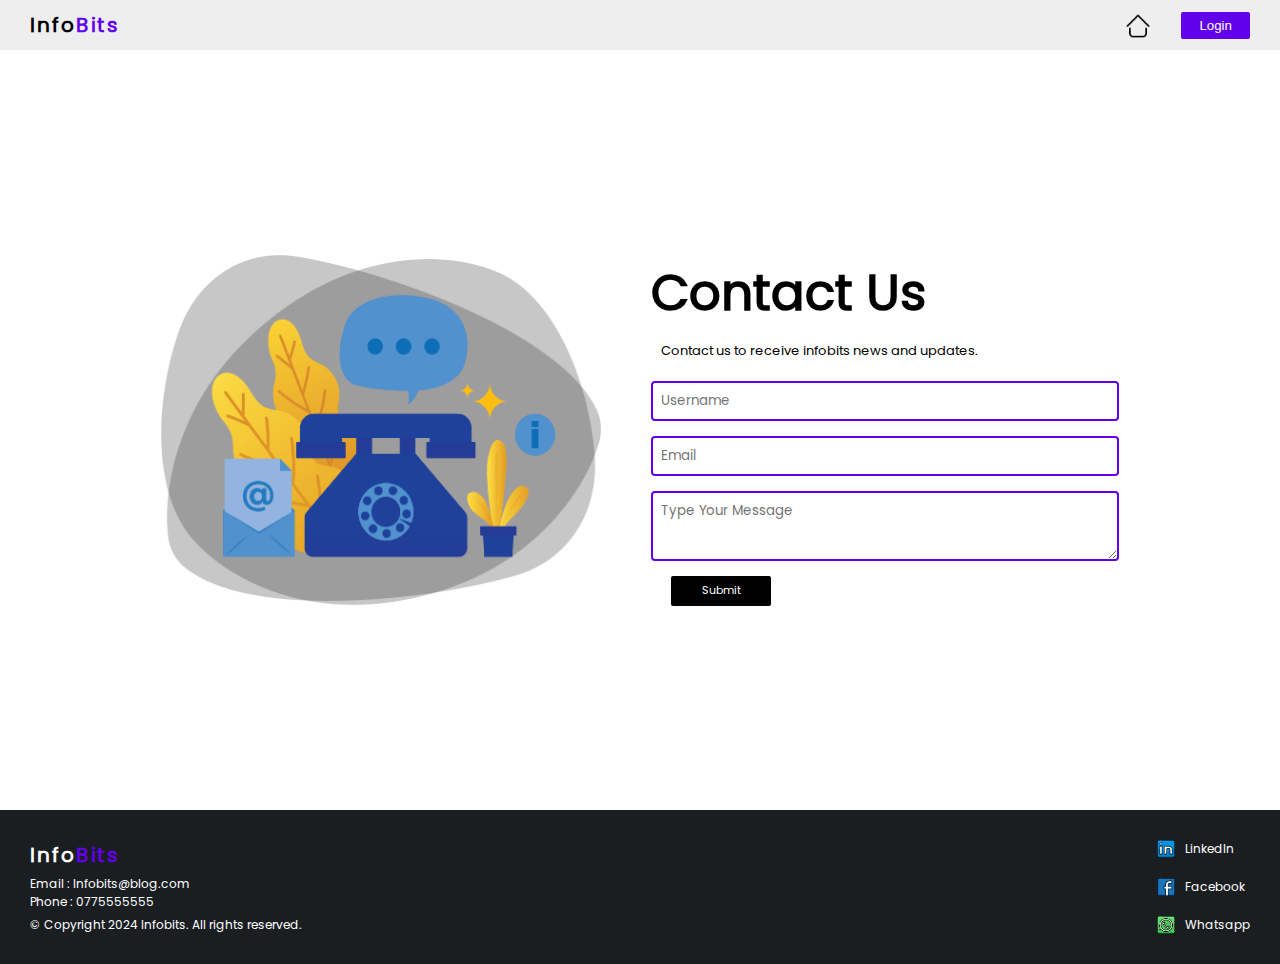
<file: Files/contactus.html>
<!DOCTYPE html>
<html lang="en">

<head>
    <meta charset="UTF-8">
    <meta name="viewport" content="width=device-width, initial-scale=1.0">
    <title>Infobits</title>
    <link rel="stylesheet" href="../Files/style.css">
</head>

<body>
    <!--Header-->
    <header>
        <!--Navigation Bar-->
        <nav class="nav container">
            <h1>Info<span>Bits</span></h1>
            <div class="click">
                <div class="click">
                    <a href="../index.html"><img src="../Home/Home_Icon_2.png"></a>
                </div>
                <a href="../Files/login.html"><button class="login-button">Login</button></a>
            </div>
        </nav>
    </header>

    <!--Contact Us-->
    <div class="contactus-container">
        <div class="contactus" id="contactus">
            <div class="contactus-png">
                <img src="../Home/ContactUs.png" alt="Contactus.png">
            </div>
            <div class="contactus-form">
                <h1>Contact Us</h1>
                <p>Contact us to receive infobits news and updates.</p>
                <input type="textbox" placeholder="Username"></input>
                <input type="email" placeholder="Email"></input>
                <textarea placeholder="Type Your Message"></textarea>
                <button>Submit</button>
            </div>
        </div>
    </div>

    <!--Footer-->
    <footer>
        <div class="footer-content">
            <div class="footer-text">
                <h1>Info<span>Bits</span></h1>
                <p>Email : Infobits@blog.com<br>
                    Phone : 0775555555</p>
                <p class="copy">© Copyright 2024 Infobits. All rights reserved.</p>
            </div>
            <div class="footer-social">
                <div><img src="../Social/LinkedIn_2.png">
                    <p>LinkedIn</p>
                </div>
                <div><img src="../Social/Facebook_2.png">
                    <p>Facebook</p>
                </div>
                <div><img src="../Social/Whatsapp_2.png">
                    <p>Whatsapp</p>
                </div>
            </div>
        </div>
    </footer>

</body>

</html>
</file>
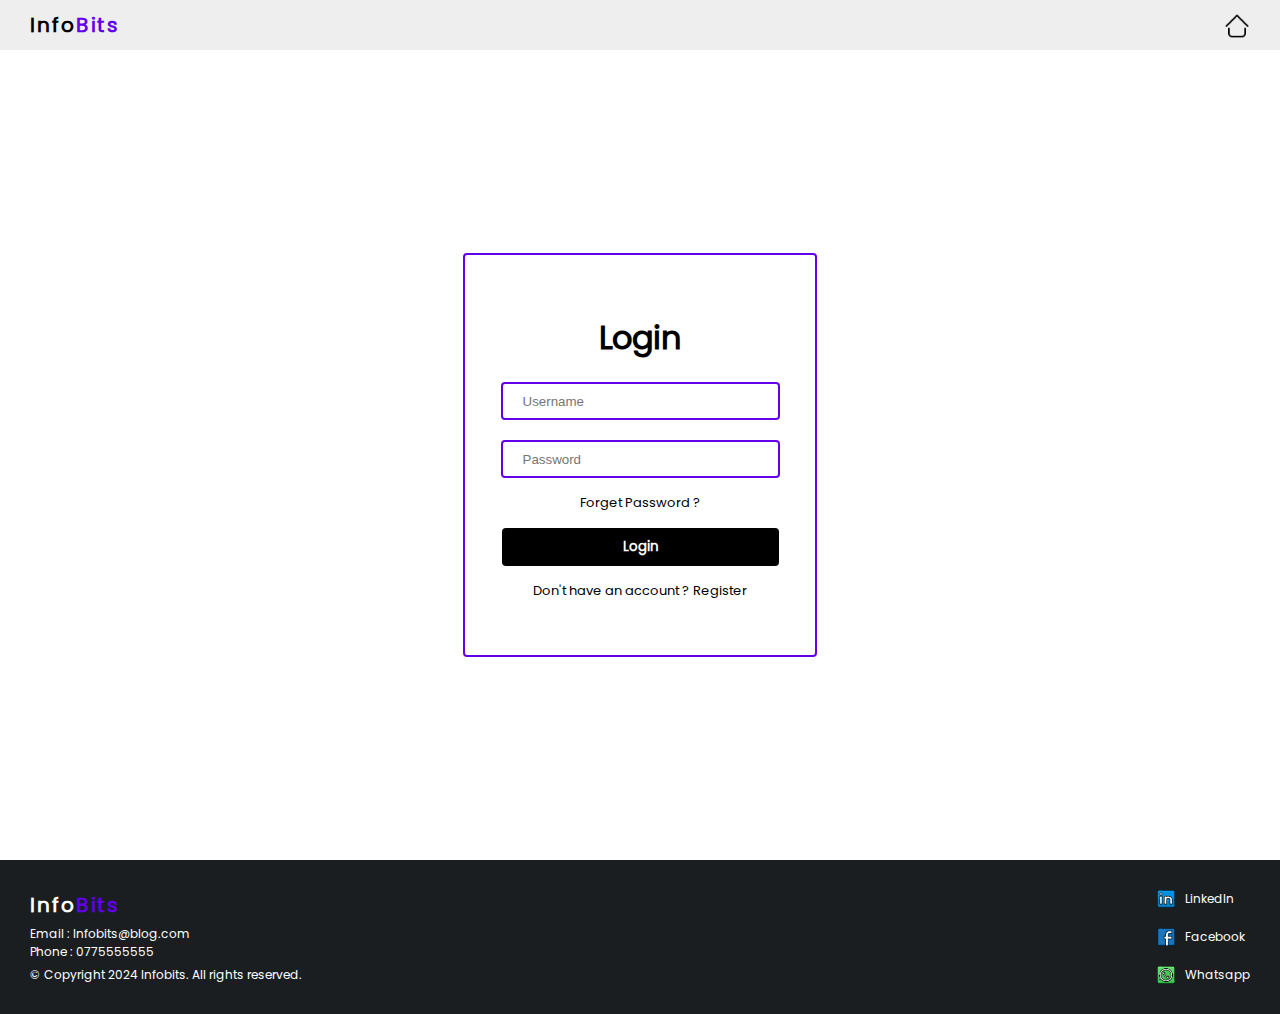
<file: Files/login.html>
<!DOCTYPE html>
<html lang="en">

<head>
    <meta charset="UTF-8">
    <meta name="viewport" content="width=device-width, initial-scale=1.0">
    <title>Login</title>
    <link rel="stylesheet" href="style.css">
</head>

<body>

    <!--Header-->
    <header>
        <!--Navigation Bar-->
        <nav class="nav container">
            <h1>Info<span>Bits</span></h1>
            <div class="click">
                <a href="../index.html"><img src="../Home/Home_Icon_2.png"></a>
            </div>
        </nav>
    </header>

    <!--Login-->
    <div class="login-container">
        <div class="login-box">
            <h1>Login</h1>
            <form>
                <input type="textbox" placeholder="Username"></input>
                <input type="password" placeholder="Password"></input>
                <p>Forget Password ?</p>
            </form>
            <button type="login">Login</button>
            <p>Don't have an account ? Register</p>
        </div>
    </div>

    <!--Footer-->
    <footer>
        <div class="footer-content">
            <div class="footer-text">
                <h1>Info<span>Bits</span></h1>
                <p>Email : Infobits@blog.com<br>
                    Phone : 0775555555</p>
                <p class="copy">© Copyright 2024 Infobits. All rights reserved.</p>
            </div>
            <div class="footer-social">
                <div><img src="../Social/LinkedIn_2.png">
                    <p>LinkedIn</p>
                </div>
                <div><img src="../Social/Facebook_2.png">
                    <p>Facebook</p>
                </div>
                <div><img src="../Social/Whatsapp_2.png">
                    <p>Whatsapp</p>
                </div>
            </div>
        </div>
    </footer>

</body>

</html>
</file>
<file: Files/style.css>
* {
    margin: 0;
    padding: 0;
}

:root {
    --main-color: #6200ea;
}

@font-face {
    font-family: Font1;
    src: url(../Font/Poppins.ttf);
}

body {
    background-color: white;
    box-sizing: border-box;
    width: 100%;
}

body::-webkit-scrollbar {
    display: none;
}

/******** Header *********/

header {
    position: fixed;
    width: 100%;
    top: 0;
    z-index: 1000;
}

.nav {
    display: flex;
    justify-content: space-between;
    background-color: #eee;
    padding: 10px 30px;
    z-index: 1000;
}

.nav h1 {
    font-family: font1;
    font-size: 20px;
    letter-spacing: 2px;
    align-content: center;
}

.nav h1 span {
    color: var(--main-color);
}

.click {
    display: flex;
    justify-content: center;
    align-items: center;
    gap: 0 30px;
}

.click img {
    position: relative;
    top: 2.5px;
    width: 26px;
    height: 26px;
}

.click a {
    text-decoration: none;
    color: black;
    transition: ease 0.5s;
}

.click a:hover {
    color: var(--main-color);
    transition: ease 0.5s;
}

.click p {
    font-family: font1;
    font-size: 14px;
}

.login-button {
    padding: 6px 18px;
    border-radius: 2px;
    background-color: var(--main-color);
    color: white;
    border: none;
    transition: ease 0.5s;
}

.login-button:hover {
    background-color: transparent;
    color: var(--main-color);
    border: solid 1px var(--main-color);
    transition: ease 0.5s;
    cursor: pointer;
}

/******** Home Message ********/

.home-message {
    display: flex;
    flex-direction: column;
    text-align: center;
    justify-content: center;
    background-image: linear-gradient(#1a1e21, white);
    height: 280px;
    line-height: 40px;
    margin-top: 50px;
}

.home-message h1 {
    font-family: font1;
    font-size: 55px;
    color: black;
}

.home-message p {
    font-family: font1;
    color: black;
    font-size: 13px;
    margin-top: -20px;
}

.home-message p span {
    color: black;
    font-family: font1;
    font-size: 32px;
    font-weight: bold;
}

/******** Post Categories ********/

.post-categories {
    display: flex;
    justify-content: center;
    column-gap: 20px;
    margin-bottom: 40px;
    margin-top: -50px;
}

.post-categories button {
    background-color: var(--main-color);
    color: white;
    font-family: font1;
    font-size: 11px;
    text-align: center;
    align-content: center;
    width: 70px;
    height: 25px;
    border-radius: 2px;
    border: none;
}

.post-categories button:hover {
    background-color: var(--main-color);
    filter: contrast(150%);
    cursor: pointer;
    transform: scale(1.1);
    transition: ease 0.5s;
}

/******** Post Container ********/

.post-container {
    display: flex;
    flex-wrap: wrap;
    justify-content: center;
    gap: 32px;
    font-family: font1;
    padding: 10px 20px 50px 20px;
}

.post-card {
    width: 280px;
    height: auto;
    background-color: white;
    border-radius: 5px;
    padding: 10px;
    box-shadow: 0px 0px 10px #6c757c;
}

.post-card img {
    width: 100%;
    border-radius: 5px;
}

.post-date {
    color: var(--main-color);
    font-size: small;
   /* font-weight: bold;*/
    padding: 5px;
}

.post-title {
    font-size: medium;
    padding: 5px;
}

.post-content {
    font-size: small;
    color: #5b666e;
    padding: 10px;
}

.post-button {
    background-color: var(--main-color);
    color: white;
    text-transform: uppercase;
    font-size: xx-small;
    font-weight: bold;
    padding: 5px;
    border: none;
    border-radius: 2px;
    margin-left: 15px;
    margin-bottom: 15px;
}

.post-button:hover {
    transform: scale(1.1);
    transition: ease 0.5s;
    cursor: pointer;
}

.post-bar {
    border-top: #1a1e21 solid 1px;
    display: flex;
    flex-direction: row;
    justify-content: space-between;
    font-size: 11px;
    padding: 10px 10px 0 10px;
}

.post-share {
    display: flex;
    flex-direction: row;
    align-items: center;
    gap: 3px;
}

.post-share img {
    width: 20px;
    height: 20px;
}

.post-comment {
    display: flex;
    flex-direction: row;
    align-items: center;
    gap: 3px;
}

.post-comment img {
    width: 20px;
    height: 20px;
}

.post-comment a {
    text-decoration: none;
    color: black;
}

/******** Contact Us ********/

.contactus-container {
    height: 90vh;
    display: flex;
    justify-content: center;
    min-height: 500px;
}

.contactus {
    display: flex;
    justify-content: center;
    gap: 50px;
    font-family: font1;
    background-color: white;
    margin-top: 50px;
    padding: 0 50px;
}

.contactus-png {
    display: flex;
    align-items: center;
}

.contactus div img {
    height: 100%;
    width: 100%;
    max-width: 440px;
    max-height: 350px;
}

.contactus-form {
    display: flex;
    flex-direction: column;
    gap: 10px;
    justify-content: center;
}

.contactus-form h1 {
    font-size: 50px;
}

.contactus-form p {
    font-size: small;
    padding-bottom: 10px;
    margin-left: 10px;
}

.contactus-form input {
    padding: 8px;
    border: var(--main-color) 2px solid;
    color: black;
    width: 35vw;
    border-radius: 4px;
    font-family: font1;
    margin-bottom: 5px;
}

.contactus-form textarea {
    padding: 8px;
    height: 50px;
    border: var(--main-color) 2px solid;
    color: black;
    width: 35vw;
    border-radius: 4px;
    font-family: font1;
    margin-bottom: 5px;
}

.contactus-form button {
    height: 30px;
    width: 100px;
    border-radius: 2px;
    border-style: none;
    background-color: black;
    color: white;
    font-family: font1;
    font-size: 11px;
    margin-left: 20px;
    transition: 0.9s ease;
}

.contactus-form button:hover {
    cursor: pointer;
    background-color: white;
    border: black 2px solid;
    color: black;
    transition: 0.9s ease;
}

/******** Article ********/

.article-container {
    display: flex;
    justify-content: center;
    align-items: center;
    flex-direction: column;
    background-image: linear-gradient(#1a1e21 1%, white);
    margin-top: 50px;
    margin-bottom: 50px;
    font-family: font1;
}

.article-header {
    text-align: center;
    width: 100%;
}

.article-title {
    font-size: 25px;
    font-weight: bolder;
    padding: 30px;
    text-align: center;
    color: white;
}

.article-content img {
    width: 80vw;
    height: auto;
}

.article-content {
    border: solid 2px var(--main-color);
    width: 80vw;
    font-size: 14px;
    line-height: 25px;
    background-color: white;
}

.article-content h3 {
    padding: 0 20px;
    margin-bottom: -15px;
}

.article-content p,
ul {
    color: #5b666e;
    padding: 0 30px;
}

.article-content ul {
    padding-left: 50px;
}

/******** Comment Section ********/

.article-comment {
    display: flex;
    flex-direction: column;
    border-top: black 1px solid;
    margin: 2px;
    padding: 20px;
    margin: 40px 20px 10px 20px;
    row-gap: 15px;
}

.article-comment p {
    padding: 0;
    font-size: medium;
    font-weight: bold;
    color: #1a1e21;
}

.article-comment input {
    padding: 5px 0 5px 10px;
    width: 50%;
    height: 20px;
    font-family: font1;
    font-size: 12px;
}

.article-comment textarea {
    padding: 5px 0 5px 10px;
    height: 100px;
    font-family: font1;
    font-size: 12px;
}

.article-comment button {
    height: 30px;
    width: 70px;
    border-radius: 2px;
    border-style: none;
    background-color: black;
    color: white;
    font-family: font1;
    font-size: 11px;
    margin-left: 10px;
}

/******** Footer ********/

footer {
    width: 100%;
}

.footer-content {
    background-color: #1a1e21;
    color: white;
    display: flex;
    justify-content: space-between;
    padding: 30px 30px;
    font-family: font1;
}

.footer-text {
    display: flex;
    flex-direction: column;
    justify-content: center;
    gap: 5px;
}

.footer-text h1 {
    font-size: 20px;
    letter-spacing: 2px;
}

.footer-text h1 span {
    color: var(--main-color);
}

.footer-text p {
    font-size: 12px;
    align-content: center;
}

.footer-text .copy {
    font-size: 12px;
}

.footer-social {
    display: flex;
    flex-direction: column;
    gap: 20px;
    justify-content: center;
}

.footer-social div {
    display: flex;
    gap: 10px;
}

.footer-social img {
    width: 18px;
    height: 18px;
}

.footer-social p {
    font-size: 12px;
    align-content: center;
}

/******** Login Page ********/

.login-container {
    display: flex;
    justify-content: center;
    align-items: center;
    font-family: font1;
    height: 90vh;
    min-height: 500px;
    margin-top: 50px;
}

.login-box {
    border: var(--main-color) 2px solid;
    border-radius: 4px;
    width: 350px;
    height: 400px;
    text-align: center;
    align-content: center;
}

.login-box h1 {
    margin: 10px;
}

.login-box p {
    font-size: small;
    margin: 5px;
}

.login-box input {
    height: 24px;
    width: 250px;
    padding: 5px;
    padding-left: 20px;
    margin: 10px;
    border: var(--main-color) 2px solid;
    color: black;
    border-radius: 4px;
}

.login-box button {
    height: 38px;
    width: 277px;
    border-radius: 4px;
    border-style: none;
    padding: 5px;
    margin: 10px;
    background-color: black;
    color: white;
    font-family: font1;
    font-weight: bolder;
    transition: 0.9s ease;
}

.login-box button:hover {
    cursor: pointer;
    background-color: white;
    border: black 2px solid;
    color: black;
    transition: 0.9s ease;
}

/******** Media Query ********/

@media (max-width:768px) {

    .home-message {
        height: 250px;
        line-height: 35px
    }

    .home-message h1 {
        font-size: 50px;
    }

    .home-message p {
        font-size: 12px;
    }

    .article-title {
        font-size: 22px;
    }

    .post-categories {
        margin-top: -45px;
        margin-bottom: 30px;
    }

    .contactus-form h1 {
        font-size: 43px;
    }

}

@media (max-width:640px) {

    .home-message {
        height: 210px;
        line-height: 33px
    }

    .home-message h1 {
        font-size: 42px;
    }

    .home-message p {
        font-size: 10px;
    }

    .post-categories {
        margin-top: -35px;
        margin-bottom: 20px;
    }

    .article-title {
        font-size: 20px;
    }

    .footer-text p {
        font-size: 10px;
    }

    .footer-text .copy {
        font-size: 10px;
    }

    .footer-social p {
        font-size: 10px;
    }

    .footer-social img {
        width: 15px;
        height: 15px;
    }

    .footer-social {
        gap: 15px;
    }

    .contactus div img {
        max-height: 300px;
    }

    .contactus-form h1 {
        font-size: 38px;
    }

}

@media (max-width:550px) {

    .home-message {
        height: 180px;
        line-height: 30px
    }

    .home-message h1 {
        font-size: 37px;
    }

    .home-message p {
        font-size: 9px;
    }

    .post-categories {
        margin-top: -30px;
        margin-bottom: 20px;
    }

    .post-categories button {
        width: 65px;
        height: 22px;
        font-size: 10px;
    }

    .article-title {
        font-size: 18px;
    }

    .contactus-container {
        height: auto;
        min-height: 770px;
    }

    .contactus {
        display: flex;
        flex-direction: column;
        justify-content: center;
        gap: 40px;
        padding: 50px 30px;
    }

    .contactus-png {
        display: flex;
        justify-content: center;
    }

    .contactus div img {
        max-width: 300px;
        max-height: 250px;
    }

    .contactus-form h1 {
        font-size: 40px;
    }

    .contactus-form input,
    .contactus-form textarea {
        width: auto;
    }

}

@media (max-width:440px) {

    .home-message {
        height: 160px;
        line-height: 27px
    }

    .home-message h1 {
        font-size: 34px;
    }

    .home-message p {
        font-size: 8px;
    }

    .post-categories {
        margin-top: -25px;
        margin-bottom: 15px;
    }

    .article-title {
        font-size: 16px;
    }

}

@media (max-width:390px) {

    .home-message {
        height: 140px;
        line-height: 25px
    }

    .home-message h1 {
        font-size: 28px;
    }

    .home-message p {
        font-size: 7px;
    }

    .post-card {
        width: 260px;
    }

    .post-categories {
        margin-top: -25px;
        margin-bottom: 15px;
    }

}
</file>
